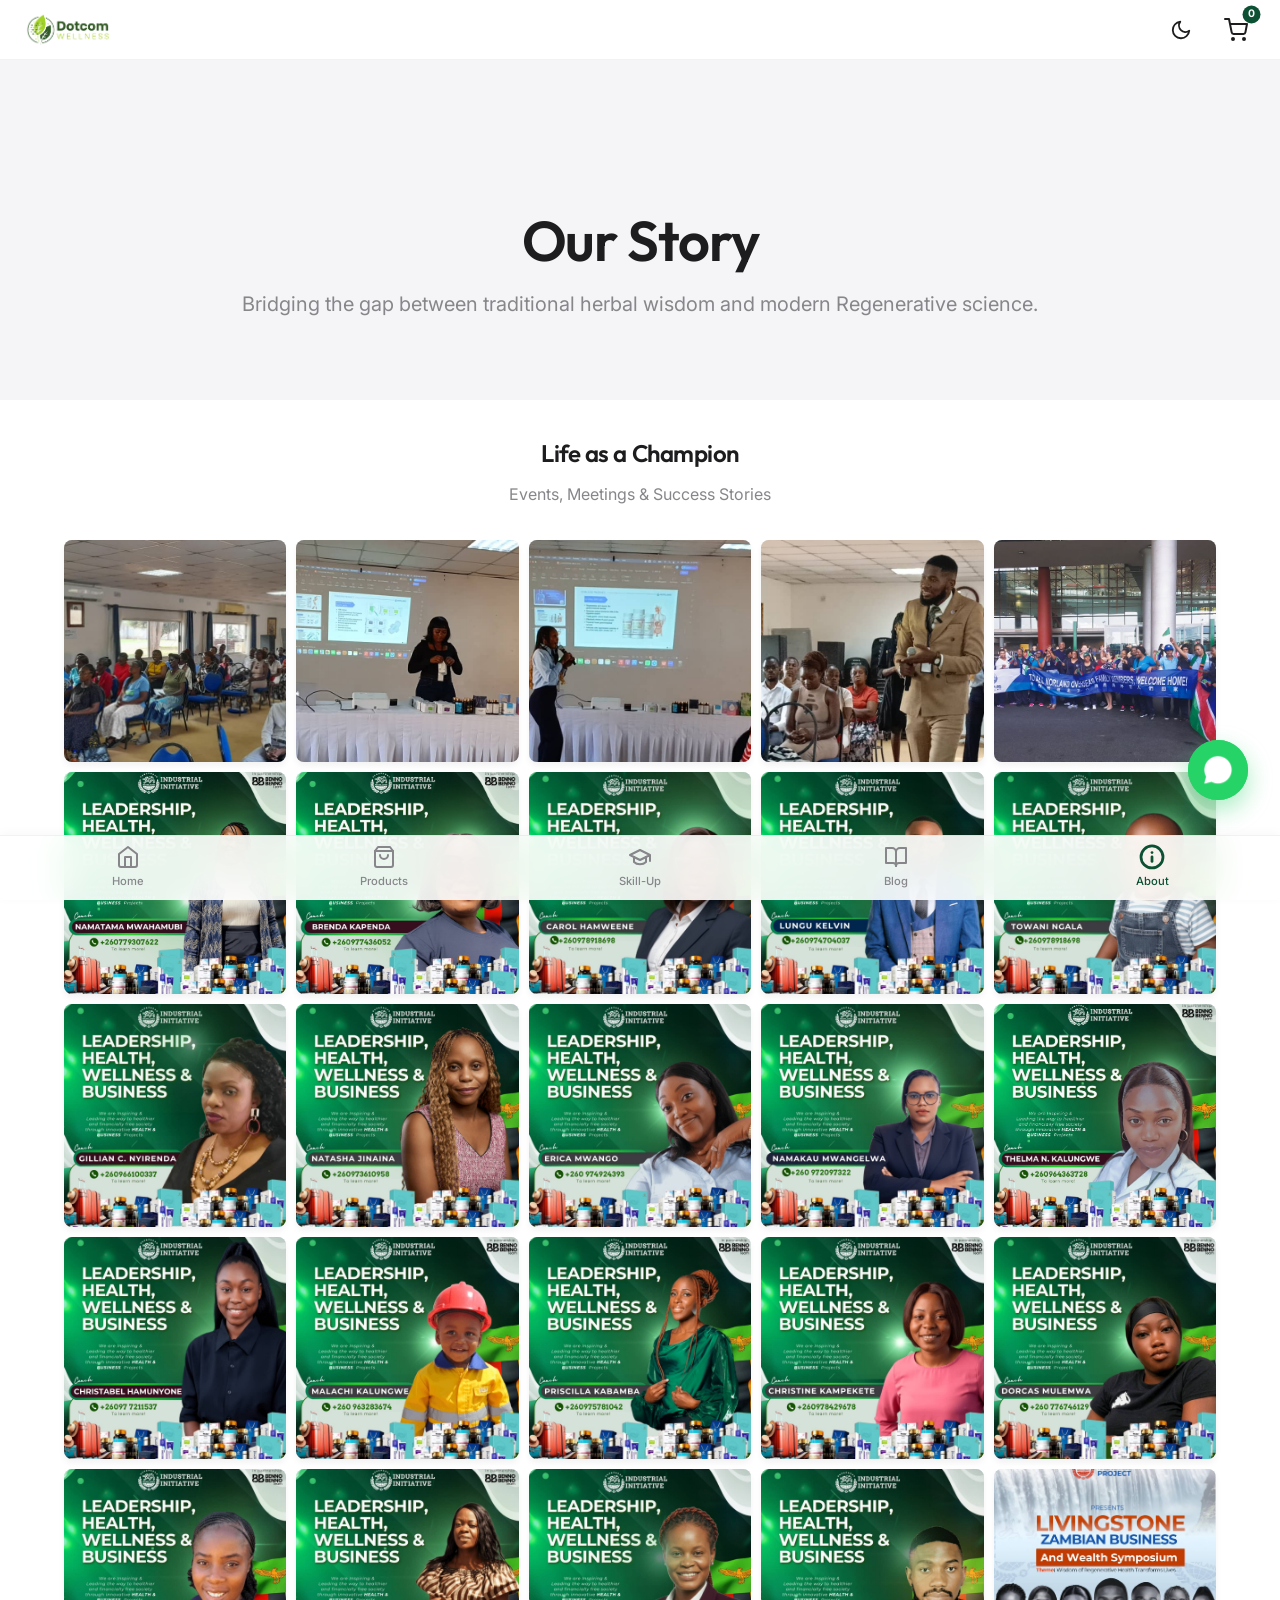
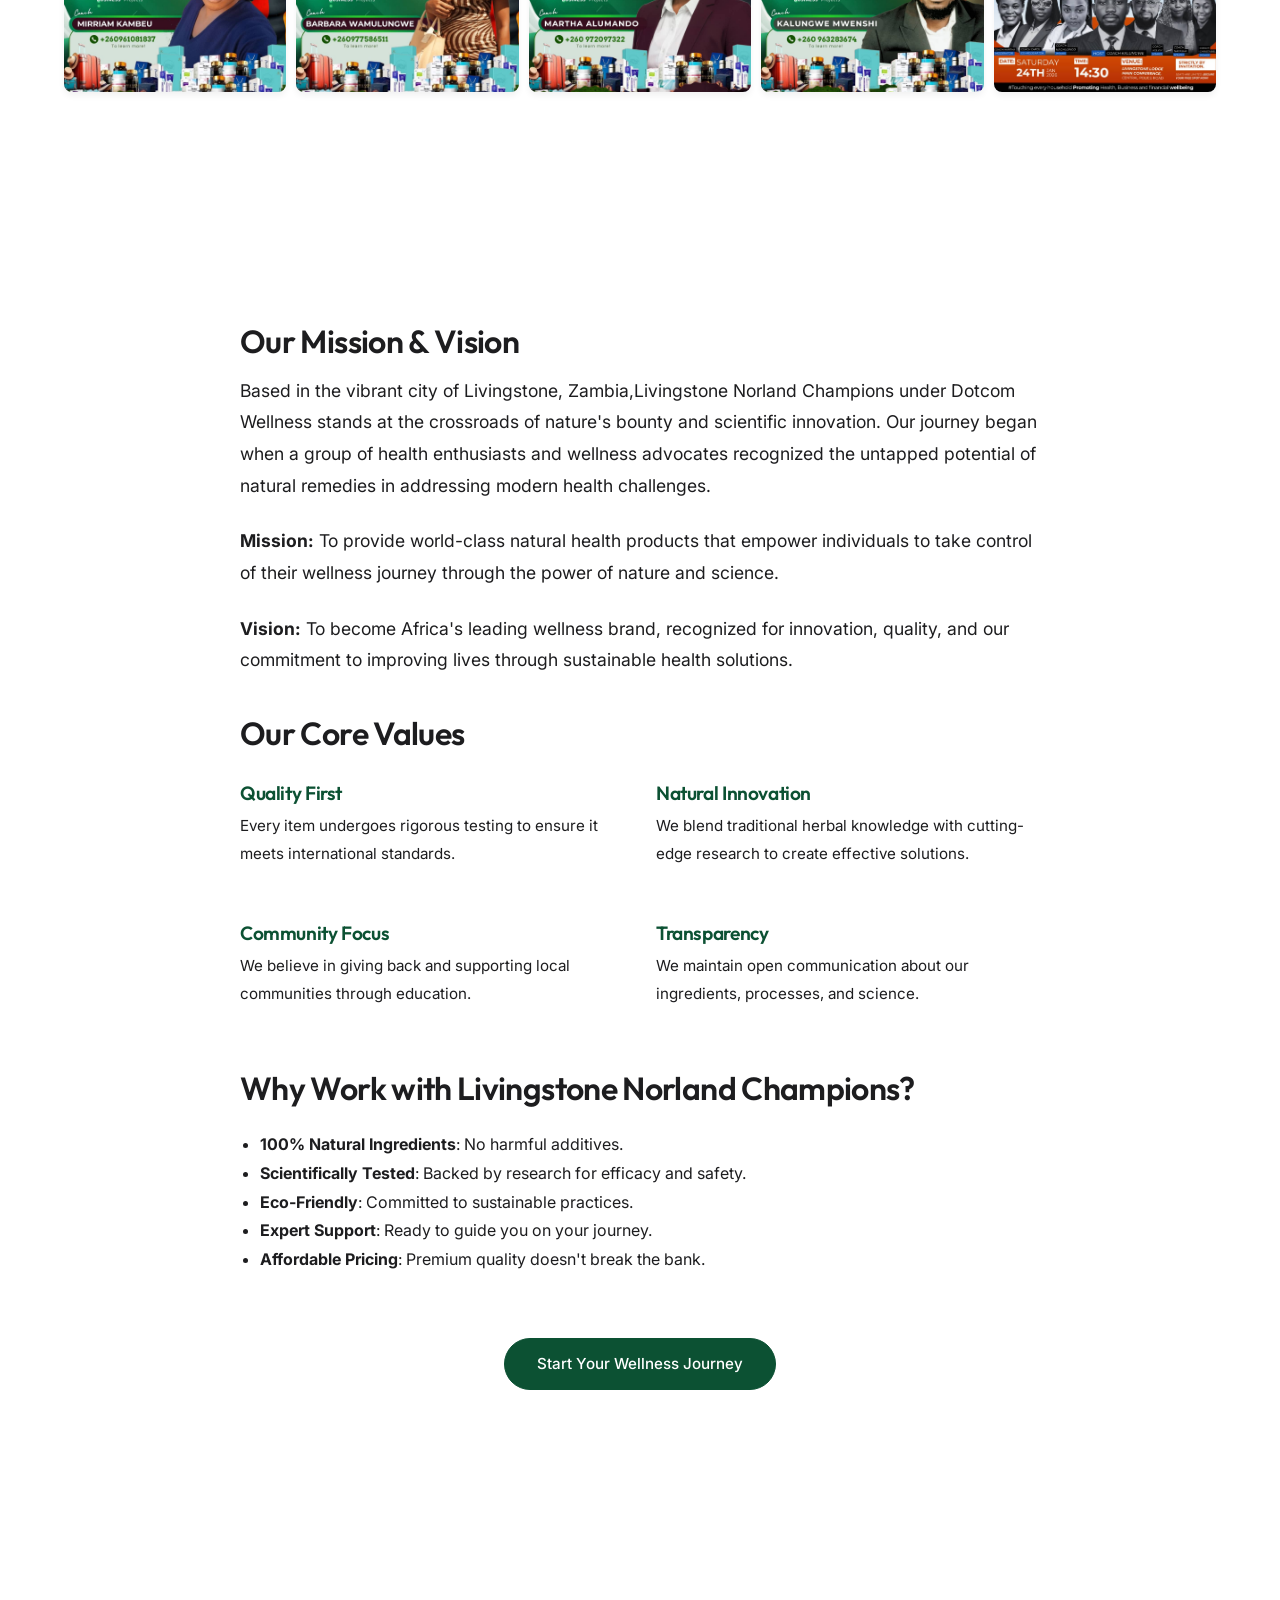
<file: about.html>
<!DOCTYPE html>
<html lang="en">

<head>
    <meta charset="UTF-8">
    <meta name="viewport" content="width=device-width, initial-scale=1.0">
    <title>About Us | Dotcom Wellness</title>
    <meta name="description" content="Dotcom Wellness: Empowering health through nature in Zambia.">
    <link rel="stylesheet" href="styles.css">
</head>

<body>
    <!-- Navbar injected here -->
    <div id="navbar-placeholder"></div>

    <main>
        <div class="page-header">
            <div class="container">
                <h1>Our Story</h1>
                <p style="font-size: 1.25rem; color: var(--text-secondary);">Bridging the gap between traditional
                    herbal wisdom and modern Regenerative science.</p>
            </div>
        </div>

        <!-- Gallery Section -->
        <style>
            .image-gallery {
                display: grid;
                grid-template-columns: repeat(5, 1fr);
                gap: 10px;
                margin-top: 2rem;
                margin-bottom: 2rem;
            }

            .gallery-item {
                aspect-ratio: 1;
                overflow: hidden;
                border-radius: 8px;
                cursor: pointer;
                background-color: #e2e8f0;
                box-shadow: 0 4px 6px rgba(0, 0, 0, 0.05);
            }

            .gallery-item img {
                width: 100%;
                height: 100%;
                object-fit: cover;
                transition: transform 0.3s ease;
            }

            .gallery-item:hover img {
                transform: scale(1.1);
            }

            /* Modal Styles */
            .gallery-modal {
                display: none;
                position: fixed;
                z-index: 9999;
                padding-top: 80px;
                left: 0;
                top: 0;
                width: 100%;
                height: 100%;
                background-color: rgba(0, 0, 0, 0.9);
                backdrop-filter: blur(5px);
            }

            .gallery-modal-content {
                margin: auto;
                display: block;
                width: 90%;
                max-width: 800px;
                border-radius: 12px;
                box-shadow: 0 10px 30px rgba(0, 0, 0, 0.5);
                animation: zoomIn 0.3s ease;
            }

            #galleryCaption {
                margin: auto;
                display: block;
                width: 90%;
                max-width: 800px;
                text-align: center;
                color: #fff;
                padding: 20px 0;
                font-size: 1.2rem;
                font-weight: 500;
            }

            .close-gallery {
                position: absolute;
                top: 20px;
                right: 30px;
                color: #fff;
                font-size: 40px;
                font-weight: bold;
                cursor: pointer;
                transition: 0.2s;
            }

            .close-gallery:hover {
                color: var(--accent-green);
            }

            @keyframes zoomIn {
                from {
                    transform: scale(0.9);
                    opacity: 0;
                }

                to {
                    transform: scale(1);
                    opacity: 1;
                }
            }
        </style>

        <section class="container" style="padding-top: 40px;">
            <h2 style="text-align: center; margin-bottom: 1rem;">Life as a Champion</h2>
            <p style="text-align: center; color: var(--text-secondary); margin-bottom: 2rem;">Events, Meetings & Success
                Stories</p>

            <div class="image-gallery">
                <!-- Row 1 -->
                <div class="gallery-item"
                    onclick="openGallery(this.querySelector('img').src, 'Recent Leadership Meeting')">
                    <img src="assets/images/herop.jpeg" alt="Gallery Image 1">
                </div>

                <div class="gallery-item"
                    onclick="openGallery(this.querySelector('img').src, 'Success Celebration')">
                    <img src="galery/imgz  2026-04-24 at 19.14.55.jpeg" alt="Gallery Image 4">
                </div>
                <div class="gallery-item"
                    onclick="openGallery(this.querySelector('img').src, 'New Member Orientation')">
                    <img src="galery/imgz  2026-04-24 at 19.14.57 (1).jpeg" alt="Gallery Image 5">
                </div>

                <!-- Row 2 -->
                <div class="gallery-item"
                    onclick="openGallery(this.querySelector('img').src, 'Community Outreach')">
                    <img src="galery/imgz  2026-04-24 at 19.14.58.jpeg" alt="Gallery Image 6">
                </div>
                <div class="gallery-item"
                    onclick="openGallery(this.querySelector('img').src, 'Health Seminar')">
                    <img src="galery/imgz  2026-04-25 at 16.05.16.jpeg" alt="Gallery Image 7">
                </div>
                <div class="gallery-item"
                    onclick="openGallery(this.querySelector('img').src, 'Product Training Session')">
                    <img src="galery/imgz  2026-04-01 at 09.00.00.jpeg" alt="Gallery Image 2">
                </div>
                <div class="gallery-item"
                    onclick="openGallery(this.querySelector('img').src, 'Team Building Retreat')">
                    <img src="galery/imgz  2026-04-01 at 09.00.02.jpeg" alt="Gallery Image 3">
                </div>
                <div class="gallery-item"
                    onclick="openGallery(this.querySelector('img').src, 'Award Ceremony')">
                    <img src="galery/imgz  2026-04-25 at 18.00.43.jpeg" alt="Gallery Image 8">
                </div>
                <div class="gallery-item"
                    onclick="openGallery(this.querySelector('img').src, 'VIP Dinner')">
                    <img src="galery/imgz  2026-04-25 at 18.00.44 (1).jpeg" alt="Gallery Image 9">
                </div>
                <div class="gallery-item"
                    onclick="openGallery(this.querySelector('img').src, 'Business Strategy Session')">
                    <img src="galery/imgz  2026-04-25 at 18.00.44.jpeg" alt="Gallery Image 10">
                </div>

                <!-- Row 3 -->
                <div class="gallery-item"
                    onclick="openGallery(this.querySelector('img').src, 'Morning Wellness Walk')">
                    <img src="galery/imgz  2026-04-25 at 18.00.45 (1).jpeg" alt="Gallery Image 11">
                </div>
                <div class="gallery-item"
                    onclick="openGallery(this.querySelector('img').src, 'Product Delivery')">
                    <img src="galery/imgz  2026-04-25 at 18.00.45 (2).jpeg" alt="Gallery Image 12">
                </div>
                <div class="gallery-item"
                    onclick="openGallery(this.querySelector('img').src, 'One-on-One Coaching')">
                    <img src="galery/imgz  2026-04-25 at 18.00.45.jpeg" alt="Gallery Image 13">
                </div>
                <div class="gallery-item"
                    onclick="openGallery(this.querySelector('img').src, 'Hotel Event')">
                    <img src="galery/imgz  2026-04-25 at 18.00.46 (1).jpeg" alt="Gallery Image 14">
                </div>
                <div class="gallery-item"
                    onclick="openGallery(this.querySelector('img').src, 'Home Tea Party')">
                    <img src="galery/imgz  2026-04-25 at 18.00.46 (2).jpeg" alt="Gallery Image 15">
                </div>

                <!-- Row 4 -->
                <div class="gallery-item"
                    onclick="openGallery(this.querySelector('img').src, 'Regional Conference')">
                    <img src="galery/imgz  2026-04-25 at 18.00.46.jpeg" alt="Gallery Image 16">
                </div>
                <div class="gallery-item"
                    onclick="openGallery(this.querySelector('img').src, 'Zoom Training')">
                    <img src="galery/imgz  2026-04-25 at 18.00.47 (1).jpeg" alt="Gallery Image 17">
                </div>
                <div class="gallery-item"
                    onclick="openGallery(this.querySelector('img').src, 'Rank Advancement')">
                    <img src="galery/imgz  2026-04-25 at 18.00.47.jpeg" alt="Gallery Image 18">
                </div>
                <div class="gallery-item"
                    onclick="openGallery(this.querySelector('img').src, 'Car Award')">
                    <img src="galery/imgz  2026-04-25 at 18.00.48 (1).jpeg" alt="Gallery Image 19">
                </div>
                <div class="gallery-item"
                    onclick="openGallery(this.querySelector('img').src, 'Global Travel')">
                    <img src="galery/imgz  2026-04-25 at 18.00.48.jpeg" alt="Gallery Image 20">
                </div>

                <!-- Row 5 -->
                <div class="gallery-item"
                    onclick="openGallery(this.querySelector('img').src, 'Regional Conference')">
                    <img src="galery/imgz  2026-04-25 at 18.00.49 (1).jpeg" alt="Gallery Image 16">
                </div>
                <div class="gallery-item"
                    onclick="openGallery(this.querySelector('img').src, 'Zoom Training')">
                    <img src="galery/imgz  2026-04-25 at 18.00.49.jpeg" alt="Gallery Image 17">
                </div>
                <div class="gallery-item"
                    onclick="openGallery(this.querySelector('img').src, 'Rank Advancement')">
                    <img src="galery/newim.jpeg" alt="Gallery Image 18">
                </div>
                <div class="gallery-item"
                    onclick="openGallery(this.querySelector('img').src, 'Car Award')">
                    <img src="galery/newim2.jpeg" alt="Gallery Image 19">
                </div>
                <div class="gallery-item"
                    onclick="openGallery(this.querySelector('img').src, 'Global Travel')">
                    <img src="galery/imgz  2026-04-25 at 18.00.50.jpeg" alt="Gallery Image 20">
                </div>
            </div>
        </section>

        <!-- Gallery Modal -->
        <div id="galleryModal" class="gallery-modal">
            <span class="close-gallery" onclick="closeGallery()">&times;</span>
            <img class="gallery-modal-content" id="galleryImg">
            <div id="galleryCaption"></div>
        </div>

        <script>
            function openGallery(imgSrc, caption) {
                var modal = document.getElementById("galleryModal");
                var modalImg = document.getElementById("galleryImg");
                var captionText = document.getElementById("galleryCaption");

                modal.style.display = "block";
                modalImg.src = imgSrc;
                captionText.innerHTML = caption;

                // Prevent scrolling on body
                document.body.style.overflow = "hidden";
            }

            function closeGallery() {
                var modal = document.getElementById("galleryModal");
                modal.style.display = "none";

                // Restore scrolling
                document.body.style.overflow = "auto";
            }

            // Close modal when clicking outside the image
            window.onclick = function (event) {
                var modal = document.getElementById("galleryModal");
                if (event.target == modal) {
                    closeGallery();
                }
            }
        </script>

        <section class="section">
            <div class="content-wrapper">
                <h2>Our Mission & Vision</h2>
                <p>Based in the vibrant city of Livingstone, Zambia,Livingstone Norland Champions under Dotcom Wellness stands at the crossroads of
                    nature's bounty and scientific innovation. Our journey began when a group of health enthusiasts and
                    wellness advocates recognized the untapped potential of natural remedies in addressing modern health
                    challenges.</p>
                <p><strong>Mission:</strong> To provide world-class natural health products that empower individuals to
                    take control of their wellness journey through the power of nature and science.</p>
                <p><strong>Vision:</strong> To become Africa's leading wellness brand, recognized for innovation,
                    quality, and our commitment to improving lives through sustainable health solutions.</p>

                <h2>Our Core Values</h2>
                <div style="display: grid; grid-template-columns: 1fr 1fr; gap: 2rem; margin-top: 2rem;">
                    <div>
                        <h3 style="font-size: 1.2rem; margin-bottom: 0.5rem; color: var(--accent-green);">Quality First
                        </h3>
                        <p style="font-size: 0.95rem;">Every item undergoes rigorous testing to ensure it meets
                            international standards.</p>
                    </div>
                    <div>
                        <h3 style="font-size: 1.2rem; margin-bottom: 0.5rem; color: var(--accent-green);">Natural
                            Innovation</h3>
                        <p style="font-size: 0.95rem;">We blend traditional herbal knowledge with cutting-edge research
                            to create effective solutions.</p>
                    </div>
                    <div>
                        <h3 style="font-size: 1.2rem; margin-bottom: 0.5rem; color: var(--accent-green);">Community
                            Focus</h3>
                        <p style="font-size: 0.95rem;">We believe in giving back and supporting local communities
                            through education.</p>
                    </div>
                    <div>
                        <h3 style="font-size: 1.2rem; margin-bottom: 0.5rem; color: var(--accent-green);">Transparency
                        </h3>
                        <p style="font-size: 0.95rem;">We maintain open communication about our ingredients, processes,
                            and science.</p>
                    </div>
                </div>

                <h2>Why Work with Livingstone Norland Champions?</h2>
                <ul style="margin-top: 1.5rem; list-style-type: disc; padding-left: 20px; line-height: 1.8;">
                    <li><strong>100% Natural Ingredients</strong>: No harmful additives.</li>
                    <li><strong>Scientifically Tested</strong>: Backed by research for efficacy and safety.</li>
                    <li><strong>Eco-Friendly</strong>: Committed to sustainable practices.</li>
                    <li><strong>Expert Support</strong>: Ready to guide you on your journey.</li>
                    <li><strong>Affordable Pricing</strong>: Premium quality doesn't break the bank.</li>
                </ul>

                <div style="margin-top: 4rem; text-align: center;">
                    <a href="index.html#products" class="btn btn-primary">Start Your Wellness Journey</a>
                </div>
            </div>
        </section>
    </main>

    <!-- Footer injected here -->
    <div id="footer-placeholder"></div>

    <script src="components.js"></script>
</body>

</html>
</file>
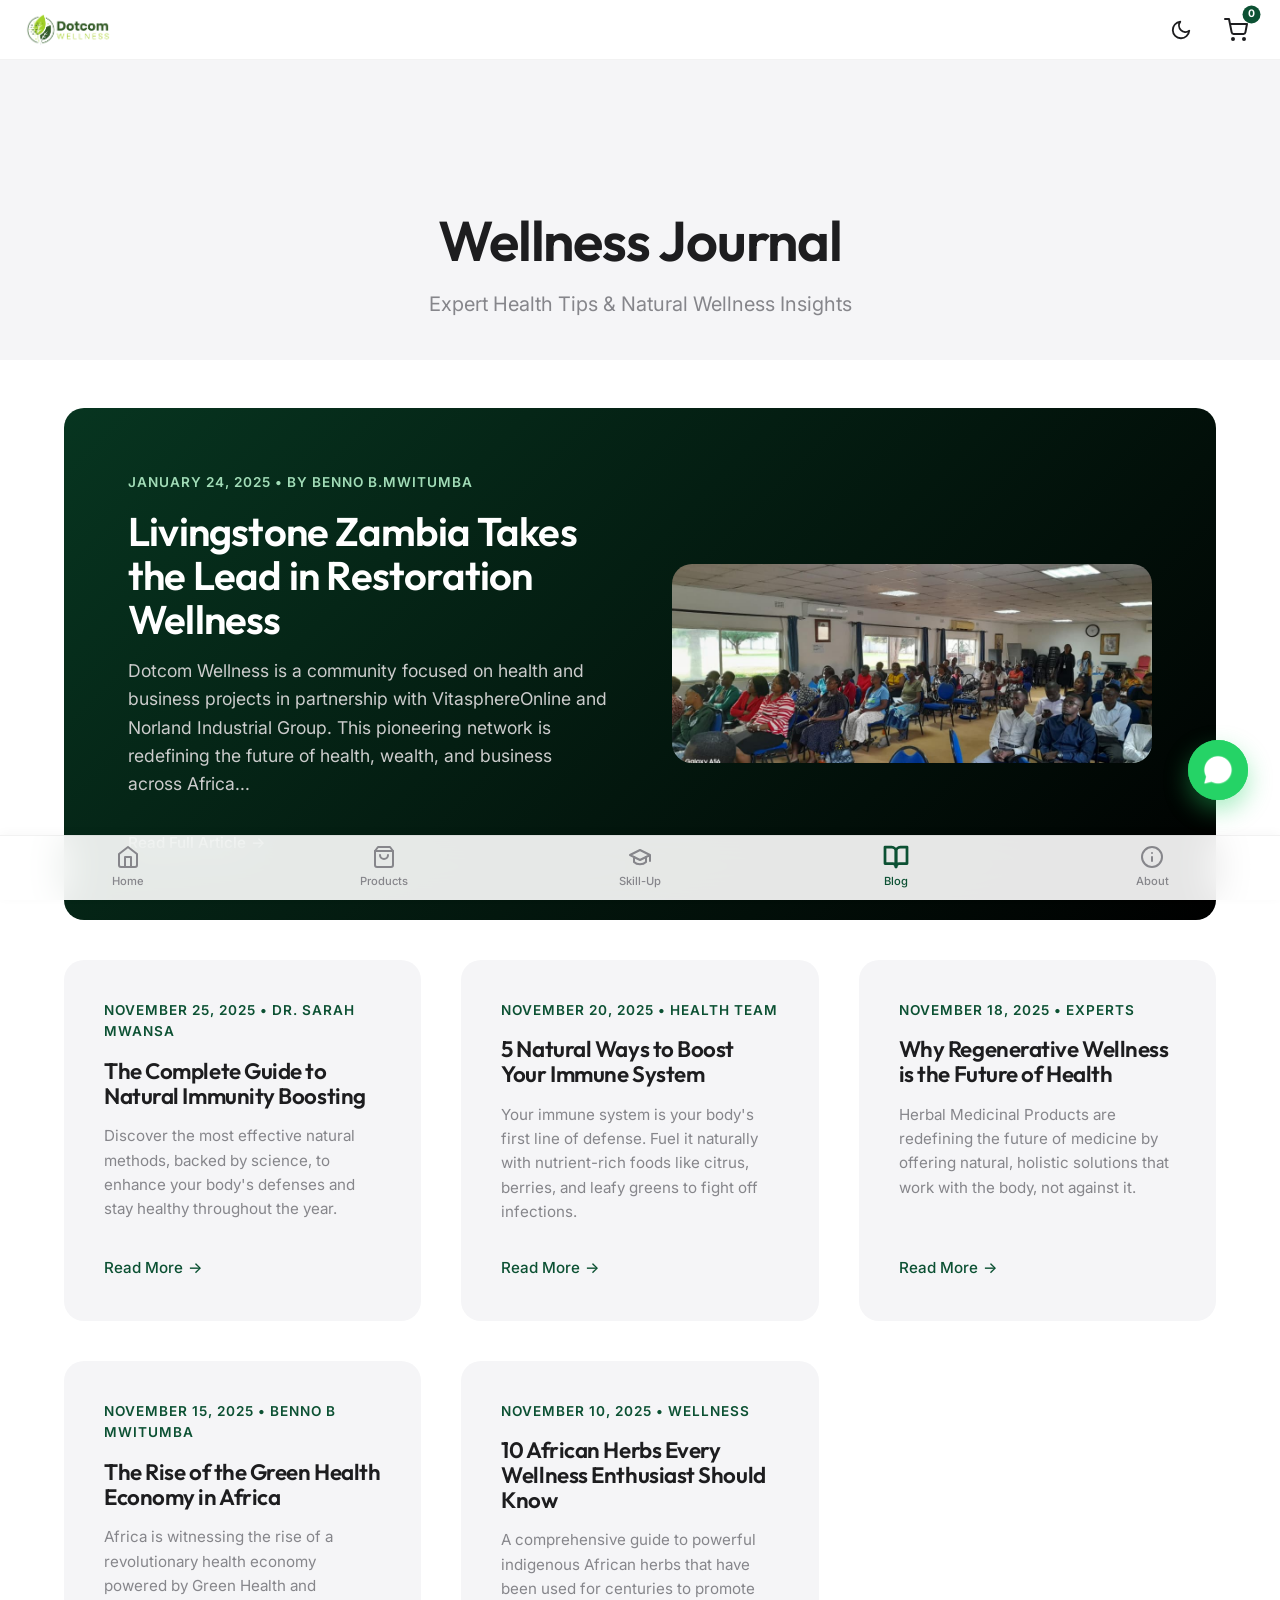
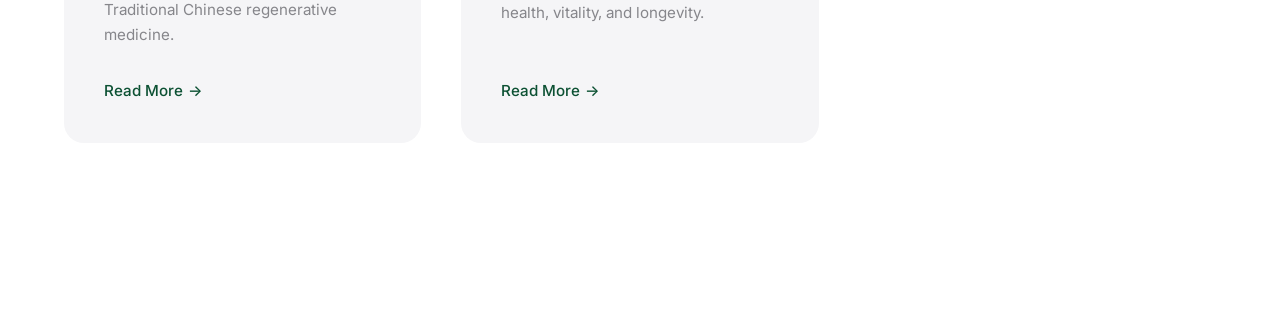
<file: blog.html>
<!DOCTYPE html>
<html lang="en">

<head>
    <meta charset="UTF-8">
    <meta name="viewport" content="width=device-width, initial-scale=1.0">
    <title>Blog | Dotcom Wellness</title>
    <meta name="description" content="Expert Health Tips & Natural Wellness Insights">
    <link rel="stylesheet" href="styles.css">
    <style>
        .blog-grid {
            display: grid;
            grid-template-columns: repeat(auto-fill, minmax(350px, 1fr));
            gap: 2.5rem;
            margin-top: 3rem;
        }

        .blog-card {
            background: var(--bg-secondary);
            border-radius: 20px;
            padding: 2.5rem;
            transition: all 0.3s ease;
            display: flex;
            flex-direction: column;
        }

        .blog-card:hover {
            background: #fff;
            box-shadow: 0 15px 35px rgba(0, 0, 0, 0.05);
            transform: translateY(-5px);
        }

        .blog-date {
            color: var(--accent-green);
            font-size: 0.85rem;
            font-weight: 600;
            margin-bottom: 1rem;
            text-transform: uppercase;
            letter-spacing: 1px;
        }

        .blog-card h3 {
            font-size: 1.4rem;
            margin-bottom: 1rem;
            color: var(--text-primary);
        }

        .blog-card p {
            color: var(--text-secondary);
            font-size: 0.95rem;
            margin-bottom: 2rem;
            flex-grow: 1;
        }

        .blog-link {
            color: var(--accent-green);
            font-weight: 500;
            font-size: 0.95rem;
            display: inline-flex;
            align-items: center;
        }

        .blog-link span {
            margin-left: 5px;
            transition: transform 0.2s ease;
        }

        .blog-card:hover .blog-link span {
            transform: translateX(5px);
        }

        .featured-post {
            grid-column: 1 / -1;
            display: grid;
            grid-template-columns: 1fr 1fr;
            gap: 4rem;
            align-items: center;
            background: linear-gradient(135deg, var(--accent-green-dark), #000);
            color: #fff;
            padding: 4rem;
        }

        .featured-post:hover {
            transform: none;
            box-shadow: none;
            background: linear-gradient(135deg, #000, var(--accent-green-dark));
        }

        .featured-post h3 {
            color: #fff;
            font-size: 2.5rem;
        }

        .featured-post .blog-date {
            color: #a1dcb7;
        }

        .featured-post p {
            color: #ccc;
            font-size: 1.1rem;
        }

        @media (max-width: 768px) {
            .featured-post {
                grid-template-columns: 1fr;
                padding: 2.5rem;
            }

            .featured-post h3 {
                font-size: 2rem;
            }
        }
    </style>
</head>

<body>
    <!-- Navbar injected here -->
    <div id="navbar-placeholder"></div>

    <main>
        <div class="page-header" style="padding-bottom: 40px;">
            <div class="container">
                <h1>Wellness Journal</h1>
                <p style="font-size: 1.25rem; color: var(--text-secondary);">Expert Health Tips & Natural Wellness
                    Insights</p>
            </div>
        </div>

        <section class="section" style="padding-top: 0;">
            <div class="container">
                <div class="blog-grid">

                    <!-- Featured Post -->
                    <div class="blog-card featured-post">
                        <div>
                            <div class="blog-date">January 24, 2025 • By Benno B.Mwitumba</div>
                            <h3>Livingstone Zambia Takes the Lead in Restoration Wellness</h3>
                            <p>Dotcom Wellness is a community focused on health and business projects in partnership
                                with VitasphereOnline and Norland Industrial Group. This pioneering network is
                                redefining the future of health, wealth, and business across Africa...</p>
                            <a href="post.html#restoration-wellness" class="blog-link" style="color: #fff;">Read Full
                                Article
                                <span>→</span></a>
                        </div>
                        <img src="assets/images/herop.jpeg" alt="Featured"
                            style="width: 100%; border-radius: 20px; object-fit: cover;">
                    </div>

                    <!-- Post -->
                    <div class="blog-card">
                        <div class="blog-date">November 25, 2025 • Dr. Sarah Mwansa</div>
                        <h3>The Complete Guide to Natural Immunity Boosting</h3>
                        <p>Discover the most effective natural methods, backed by science, to enhance your body's
                            defenses and stay healthy throughout the year.</p>
                        <a href="post.html#immunity-guide" class="blog-link">Read More <span>→</span></a>
                    </div>

                    <!-- Post -->
                    <div class="blog-card">
                        <div class="blog-date">November 20, 2025 • Health Team</div>
                        <h3>5 Natural Ways to Boost Your Immune System</h3>
                        <p>Your immune system is your body's first line of defense. Fuel it naturally with nutrient-rich
                            foods like citrus, berries, and leafy greens to fight off infections.</p>
                        <a href="post.html#5-natural-ways" class="blog-link">Read More <span>→</span></a>
                    </div>

                    <!-- Post -->
                    <div class="blog-card">
                        <div class="blog-date">November 18, 2025 • Experts</div>
                        <h3>Why Regenerative Wellness is the Future of Health</h3>
                        <p>Herbal Medicinal Products are redefining the future of medicine by offering natural, holistic
                            solutions that work with the body, not against it.</p>
                        <a href="post.html#herbal-future" class="blog-link">Read More <span>→</span></a>
                    </div>

                    <!-- Post -->
                    <div class="blog-card">
                        <div class="blog-date">November 15, 2025 • Benno B Mwitumba</div>
                        <h3>The Rise of the Green Health Economy in Africa</h3>
                        <p>Africa is witnessing the rise of a revolutionary health economy powered by Green Health and
                            Traditional Chinese regenerative medicine.</p>
                        <a href="post.html#green-economy" class="blog-link">Read More <span>→</span></a>
                    </div>

                    <!-- Post -->
                    <div class="blog-card">
                        <div class="blog-date">November 10, 2025 • Wellness</div>
                        <h3>10 African Herbs Every Wellness Enthusiast Should Know</h3>
                        <p>A comprehensive guide to powerful indigenous African herbs that have been used for centuries
                            to promote health, vitality, and longevity.</p>
                        <a href="post.html#african-herbs" class="blog-link">Read More <span>→</span></a>
                    </div>

                </div>
            </div>
        </section>
    </main>

    <!-- Footer injected here -->
    <div id="footer-placeholder"></div>

    <script src="components.js"></script>
</body>

</html>
</file>
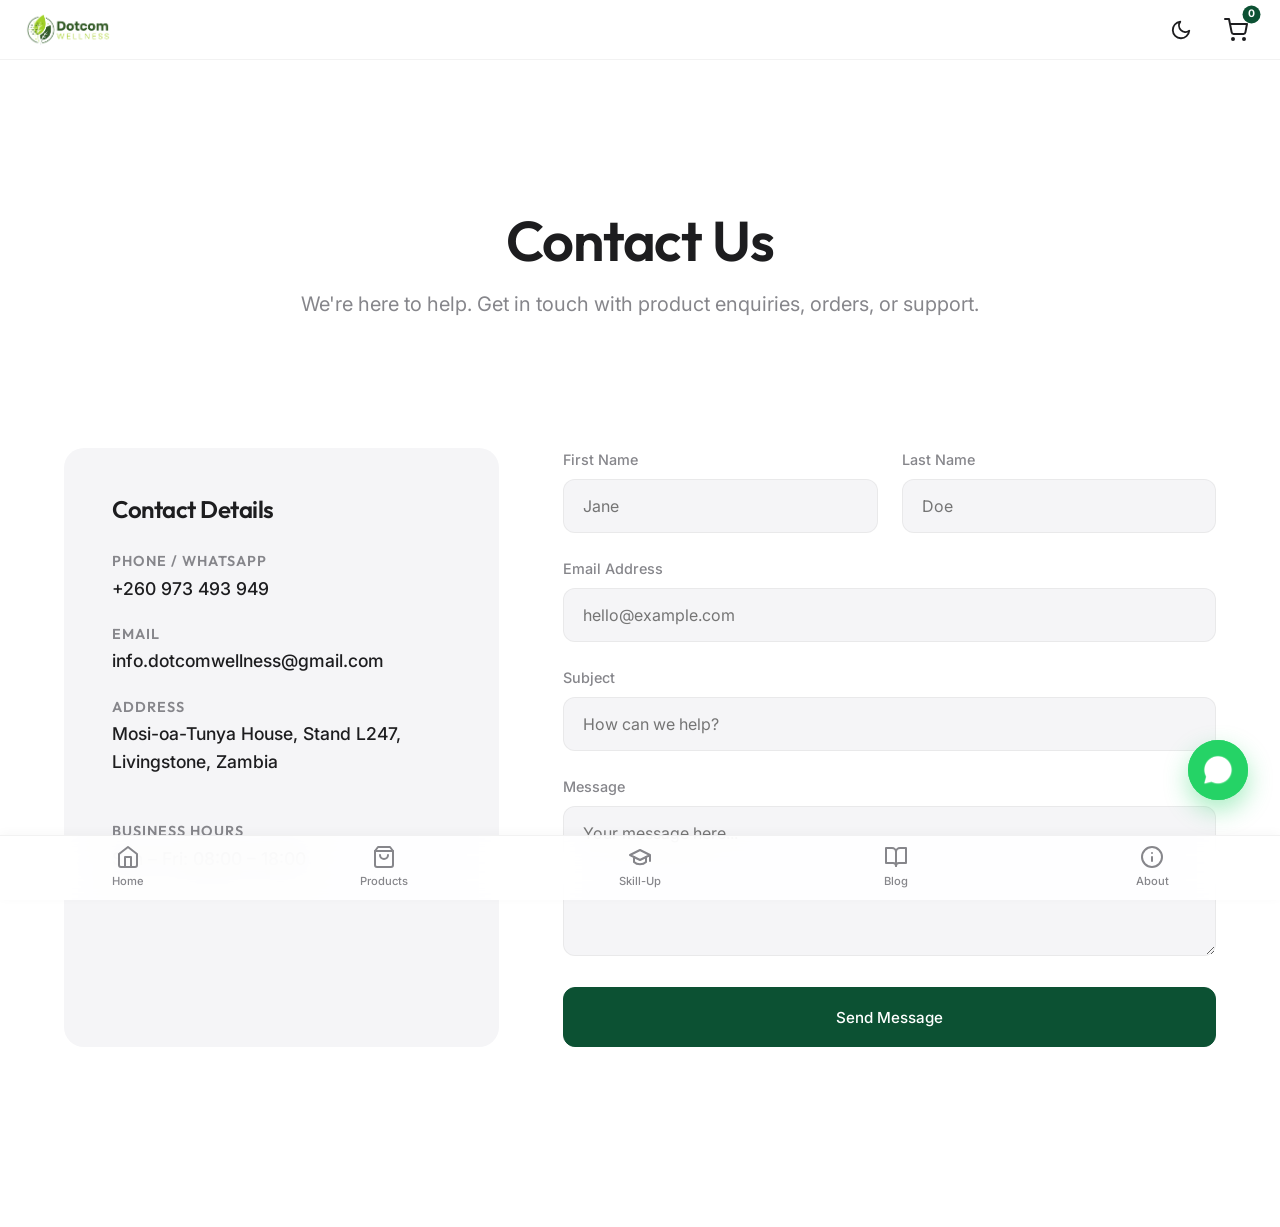
<file: contact.html>
<!DOCTYPE html>
<html lang="en">
<head>
    <meta charset="UTF-8">
    <meta name="viewport" content="width=device-width, initial-scale=1.0">
    <title>Contact Us | Dotcom Wellness</title>
    <meta name="description" content="Get in touch with product enquiries, orders or support.">
    <link rel="stylesheet" href="styles.css">
    <style>
        .contact-layout {
            display: grid;
            grid-template-columns: 1fr 1.5fr;
            gap: 4rem;
            margin-top: 3rem;
        }
        .contact-info {
            background-color: var(--bg-secondary);
            padding: 3rem;
            border-radius: 20px;
        }
        .contact-info h3 {
            margin-bottom: 2rem;
            font-size: 1.5rem;
        }
        .info-item {
            margin-bottom: 1.5rem;
        }
        .info-item h4 {
            font-size: 0.9rem;
            color: var(--text-secondary);
            margin-bottom: 0.3rem;
            text-transform: uppercase;
            letter-spacing: 1px;
        }
        .info-item p, .info-item a {
            font-size: 1.1rem;
            color: var(--text-primary);
            font-weight: 500;
        }
        .contact-form {
            background: #fff;
        }
        .form-group {
            margin-bottom: 1.5rem;
        }
        .form-group label {
            display: block;
            margin-bottom: 0.5rem;
            font-weight: 500;
            font-size: 0.9rem;
            color: var(--text-secondary);
        }
        .form-control {
            width: 100%;
            padding: 1rem 1.2rem;
            border: 1px solid var(--border-color);
            border-radius: 12px;
            font-family: inherit;
            font-size: 1rem;
            background-color: var(--bg-secondary);
            transition: all 0.3s ease;
        }
        .form-control:focus {
            outline: none;
            border-color: var(--accent-green);
            background-color: #fff;
            box-shadow: 0 0 0 3px rgba(12, 81, 51, 0.1);
        }
        textarea.form-control {
            min-height: 150px;
            resize: vertical;
        }
        @media (max-width: 768px) {
            .contact-layout { grid-template-columns: 1fr; gap: 2rem; }
        }
    </style>
</head>
<body>
    <!-- Navbar injected here -->
    <div id="navbar-placeholder"></div>

    <main>
        <div class="page-header" style="background-color: transparent;">
            <div class="container">
                <h1>Contact Us</h1>
                <p style="font-size: 1.25rem; color: var(--text-secondary);">We're here to help. Get in touch with product enquiries, orders, or support.</p>
            </div>
        </div>

        <section class="section" style="padding-top: 0;">
            <div class="container">
                <div class="contact-layout">
                    <!-- Info Panel -->
                    <div class="contact-info">
                        <h3>Contact Details</h3>
                        <div class="info-item">
                            <h4>Phone / WhatsApp</h4>
                            <a href="tel:+260973493949">+260 973 493 949</a>
                        </div>
                        <div class="info-item">
                            <h4>Email</h4>
                            <a href="mailto:info.dotcomwellness@gmail.com">info.dotcomwellness@gmail.com</a>
                        </div>
                        <div class="info-item">
                            <h4>Address</h4>
                            <p>Mosi-oa-Tunya House, Stand L247,<br>Livingstone, Zambia</p>
                        </div>
                        <div class="info-item" style="margin-top: 3rem;">
                            <h4>Business Hours</h4>
                            <p>Sun – Fri: 08:00 – 18:00</p>
                        </div>
                    </div>

                    <!-- Form Panel -->
                    <div class="contact-form">
                        <form action="#" method="POST" onsubmit="event.preventDefault(); alert('Thank you for reaching out! We will get back to you shortly.');">
                            <div style="display: grid; grid-template-columns: 1fr 1fr; gap: 1.5rem;">
                                <div class="form-group">
                                    <label for="firstName">First Name</label>
                                    <input type="text" id="firstName" class="form-control" placeholder="Jane" required>
                                </div>
                                <div class="form-group">
                                    <label for="lastName">Last Name</label>
                                    <input type="text" id="lastName" class="form-control" placeholder="Doe" required>
                                </div>
                            </div>
                            <div class="form-group">
                                <label for="email">Email Address</label>
                                <input type="email" id="email" class="form-control" placeholder="hello@example.com" required>
                            </div>
                            <div class="form-group">
                                <label for="subject">Subject</label>
                                <input type="text" id="subject" class="form-control" placeholder="How can we help?" required>
                            </div>
                            <div class="form-group">
                                <label for="message">Message</label>
                                <textarea id="message" class="form-control" placeholder="Your message here..." required></textarea>
                            </div>
                            <button type="submit" class="btn btn-primary" style="width: 100%; border-radius: 12px; padding: 1.2rem;">Send Message</button>
                        </form>
                    </div>
                </div>
            </div>
        </section>
    </main>

    <!-- Footer injected here -->
    <div id="footer-placeholder"></div>

    <script src="components.js"></script>
</body>
</html>
</file>
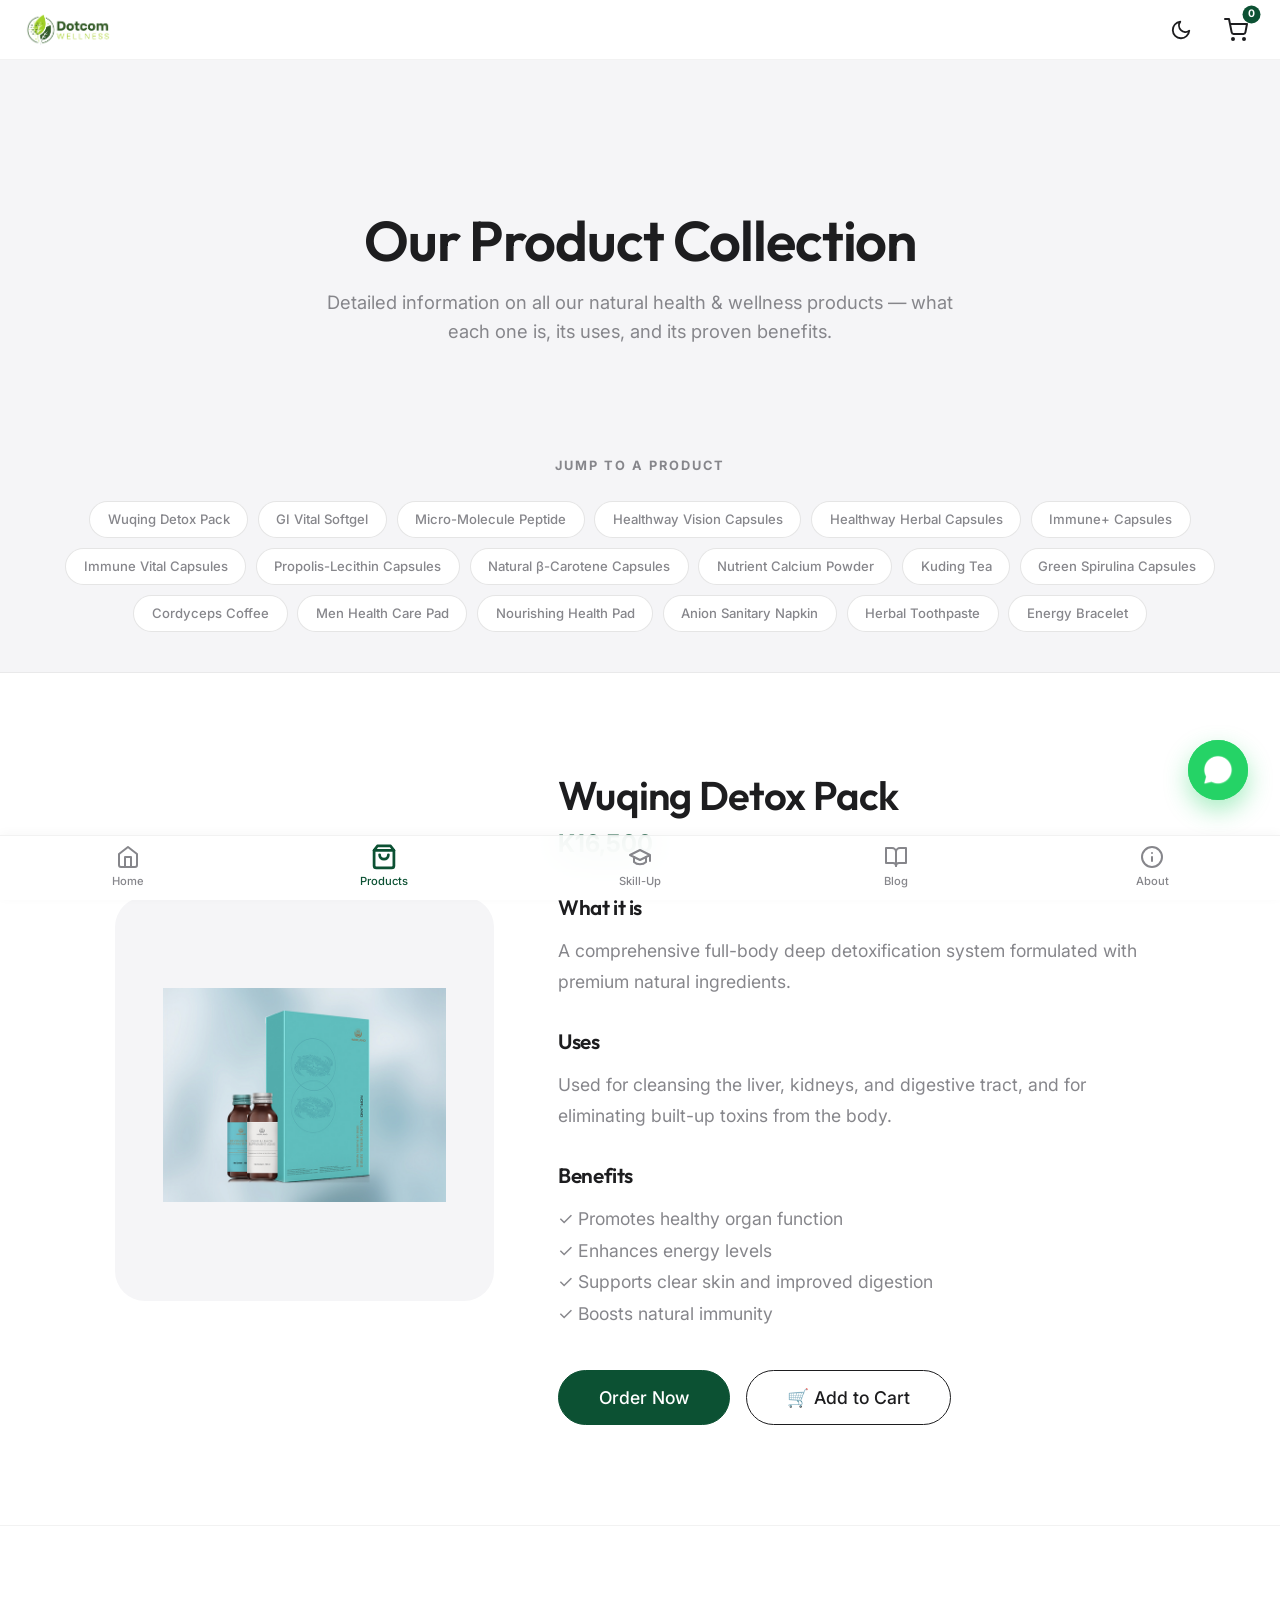
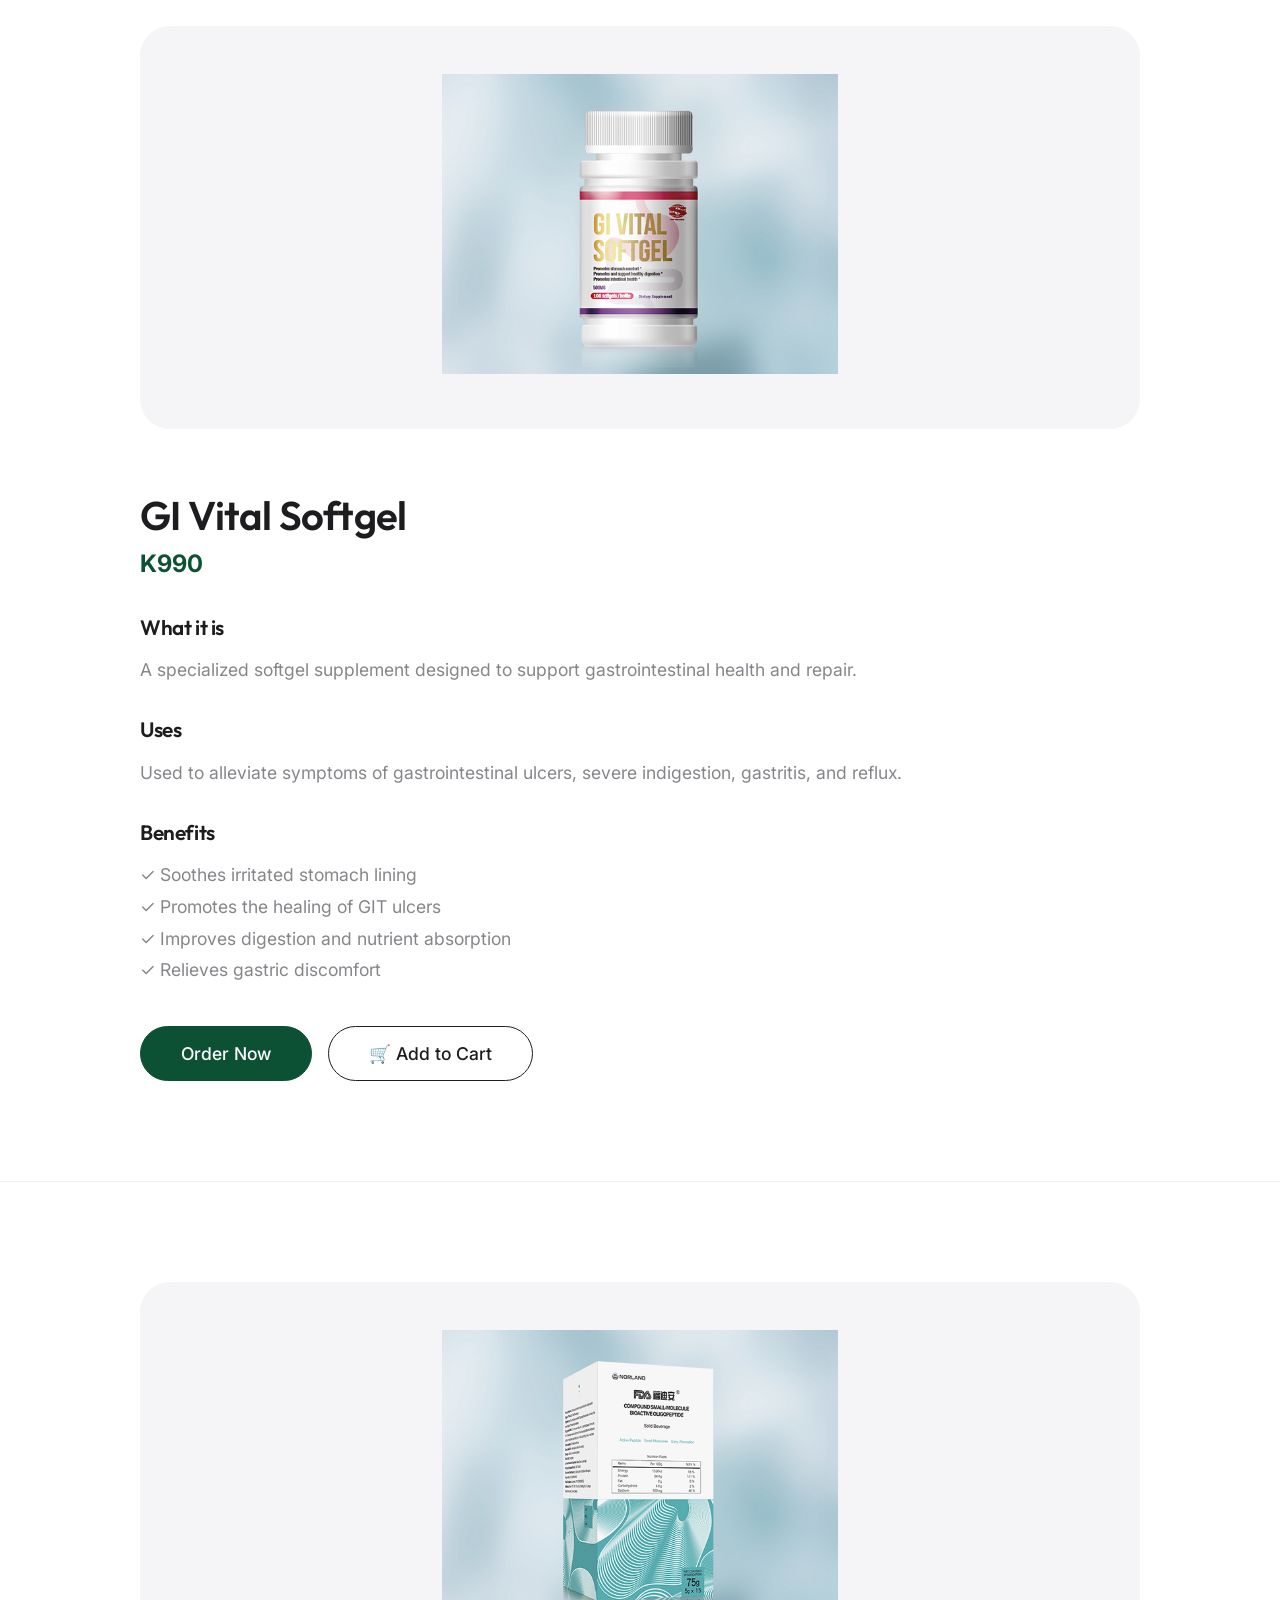
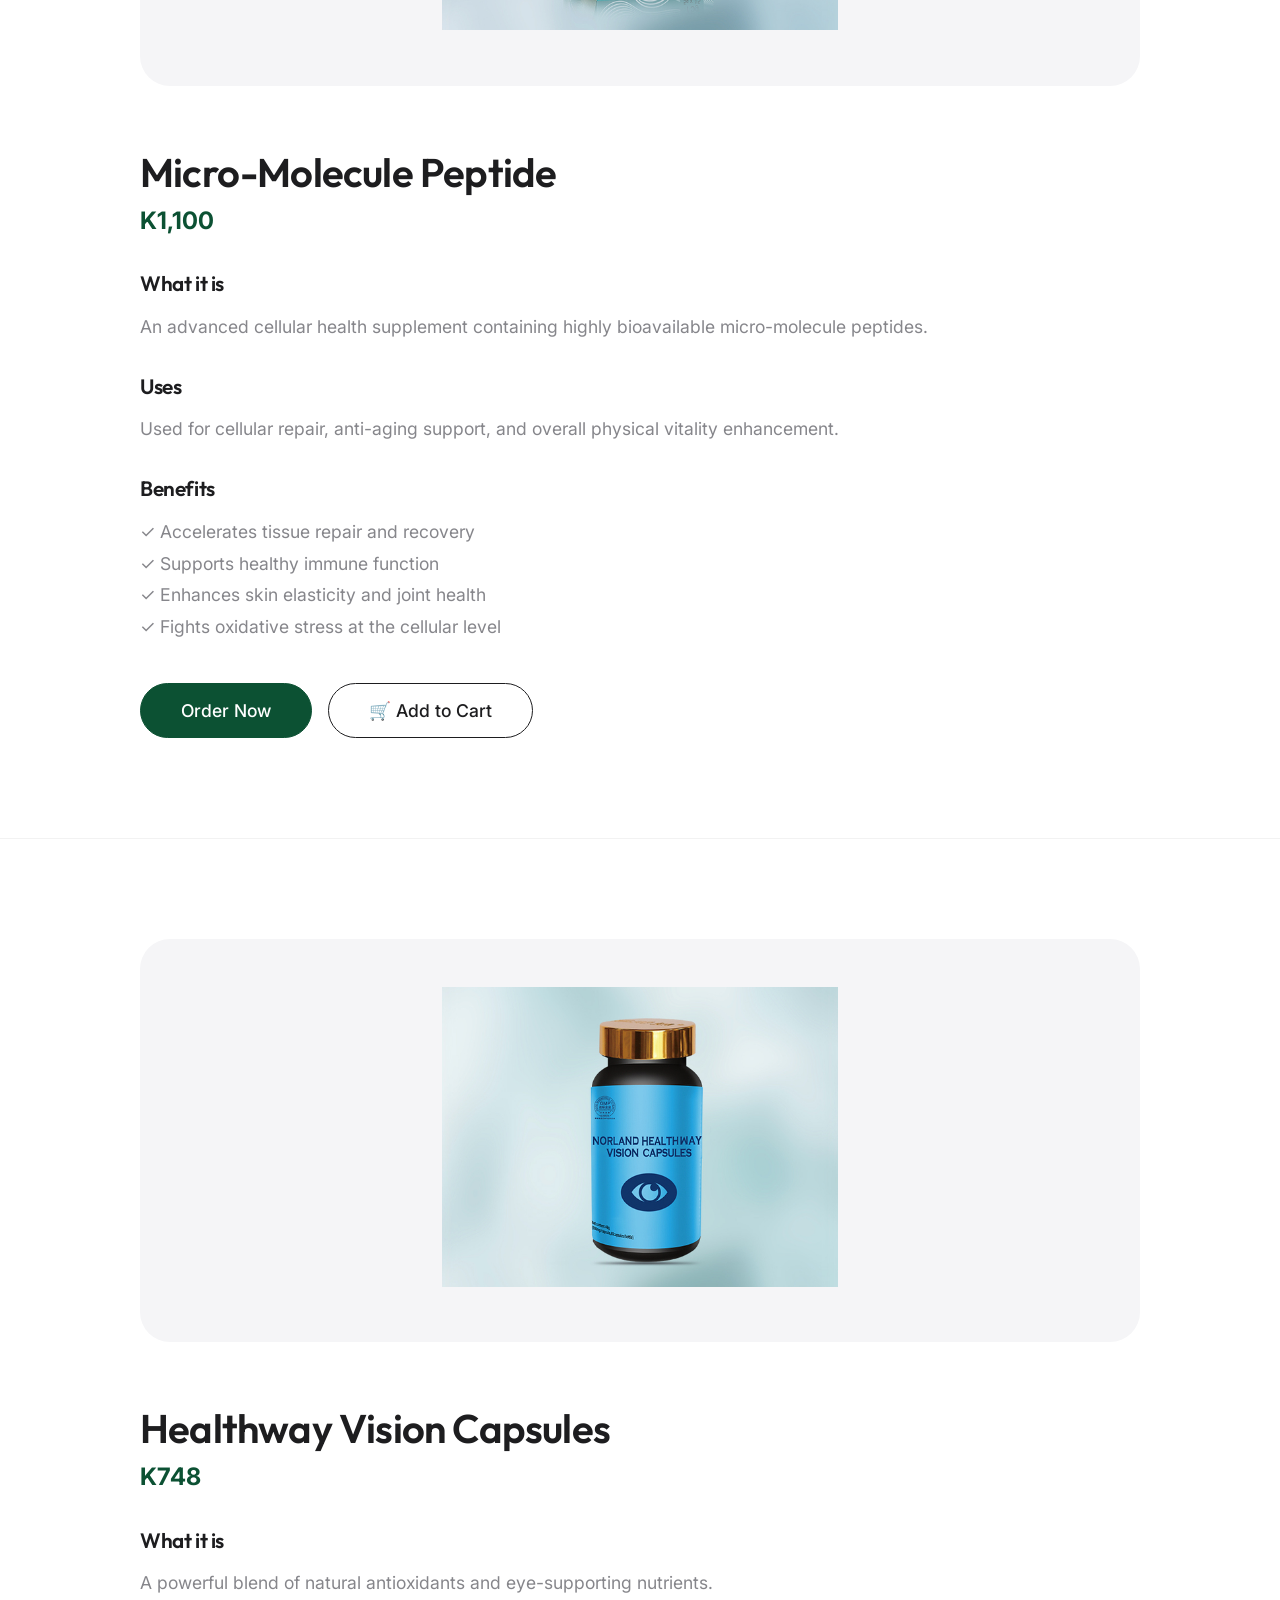
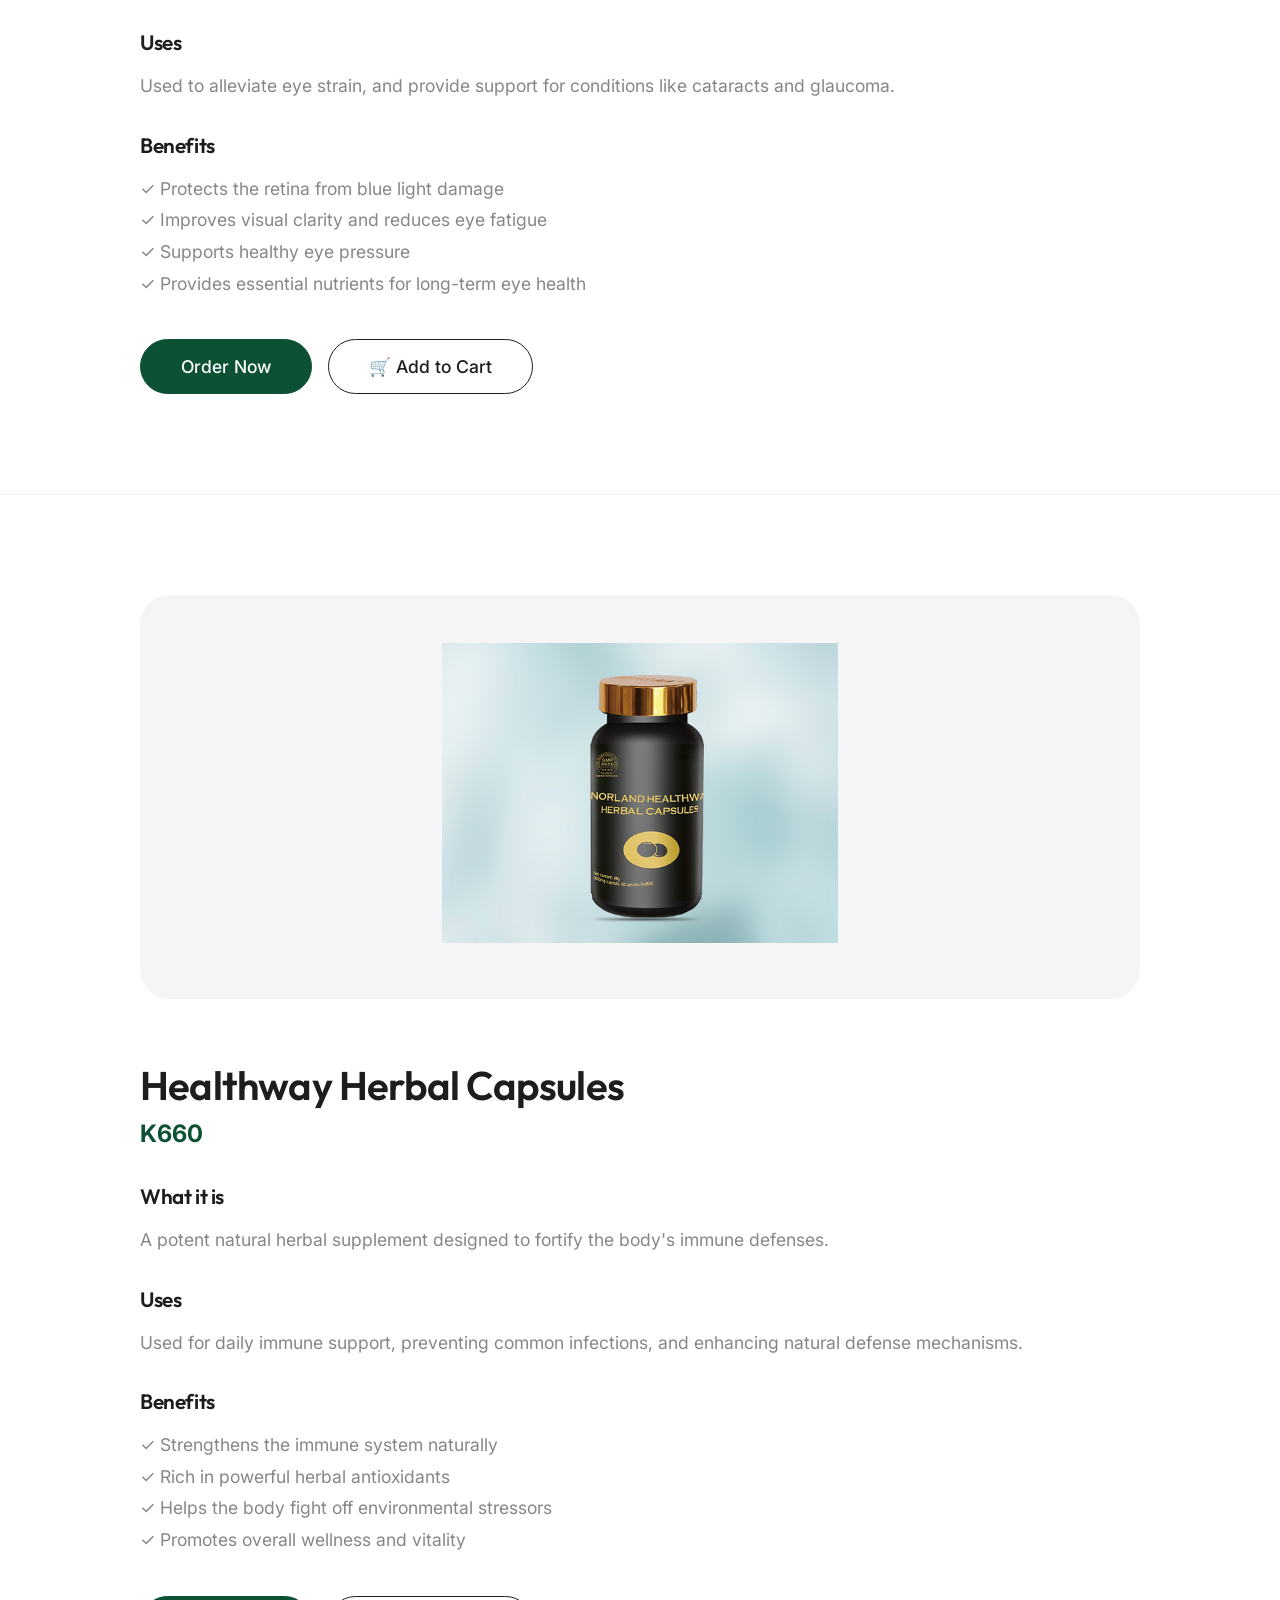
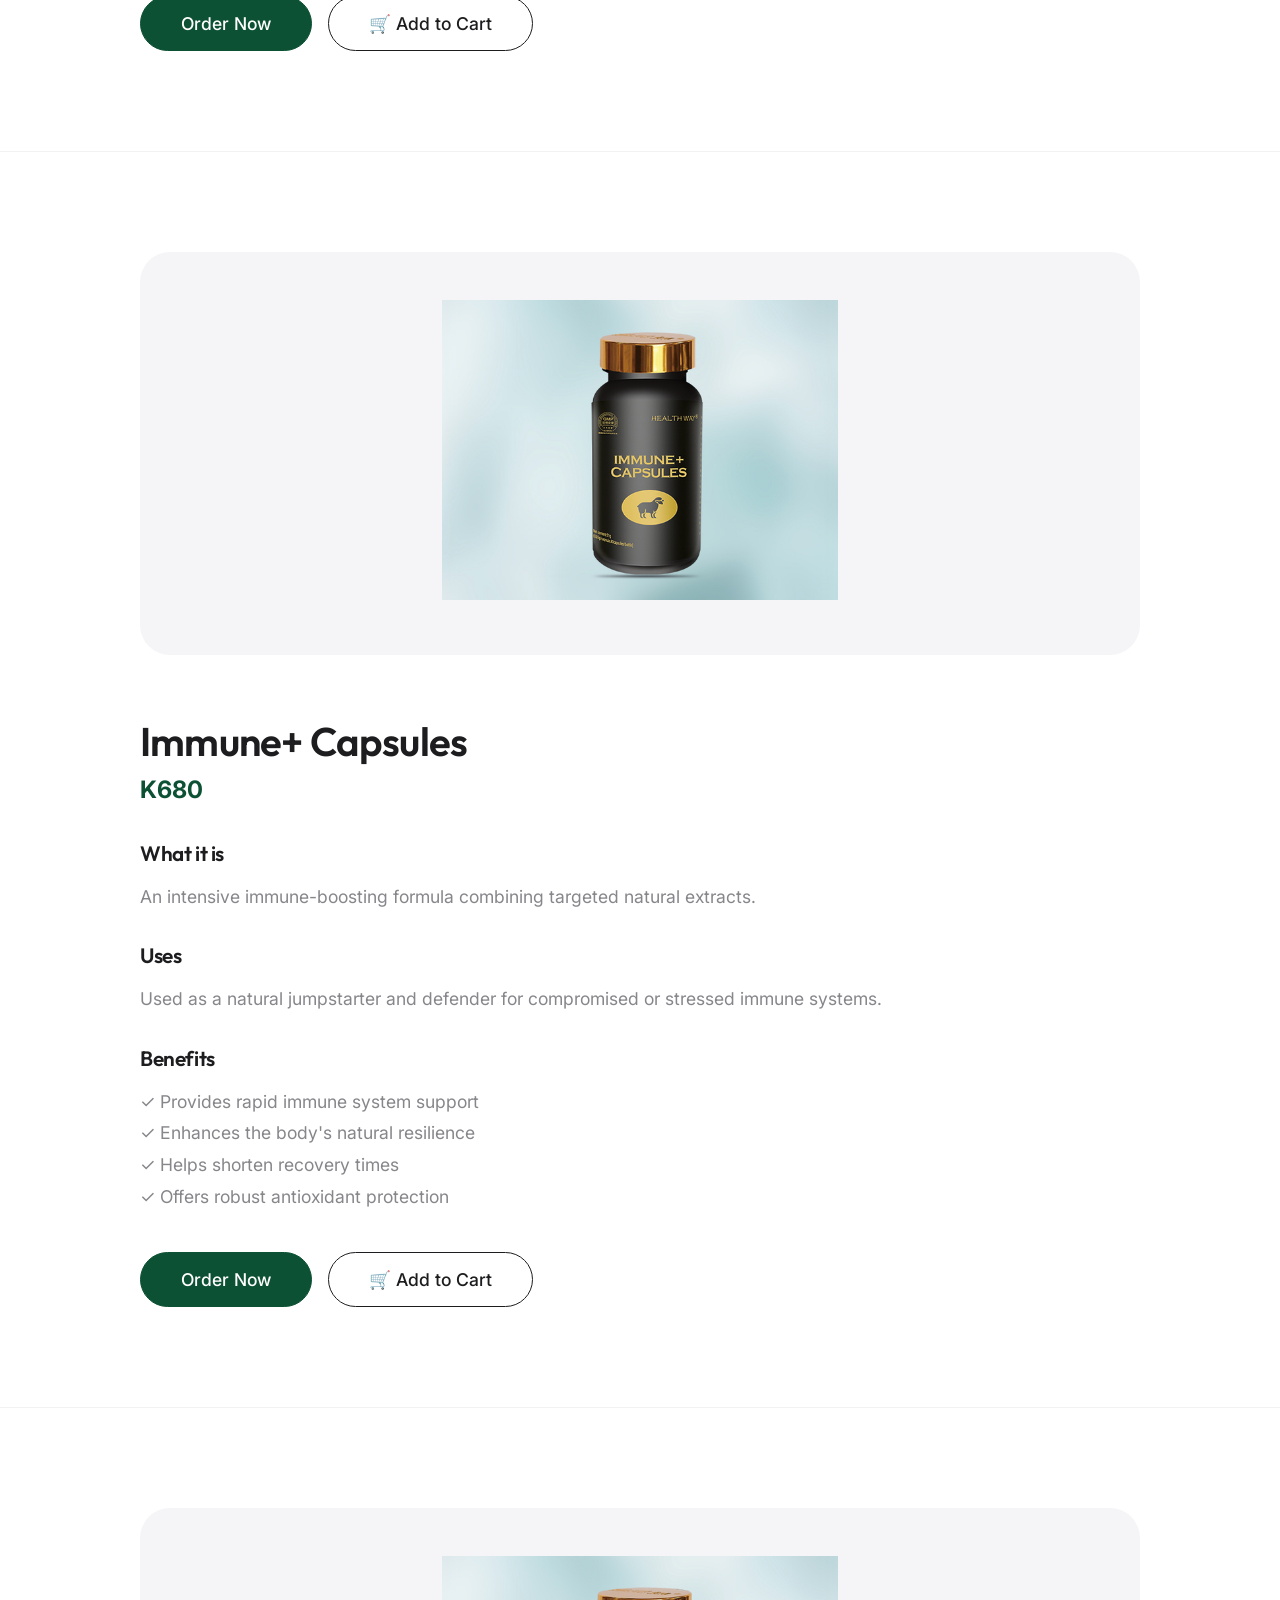
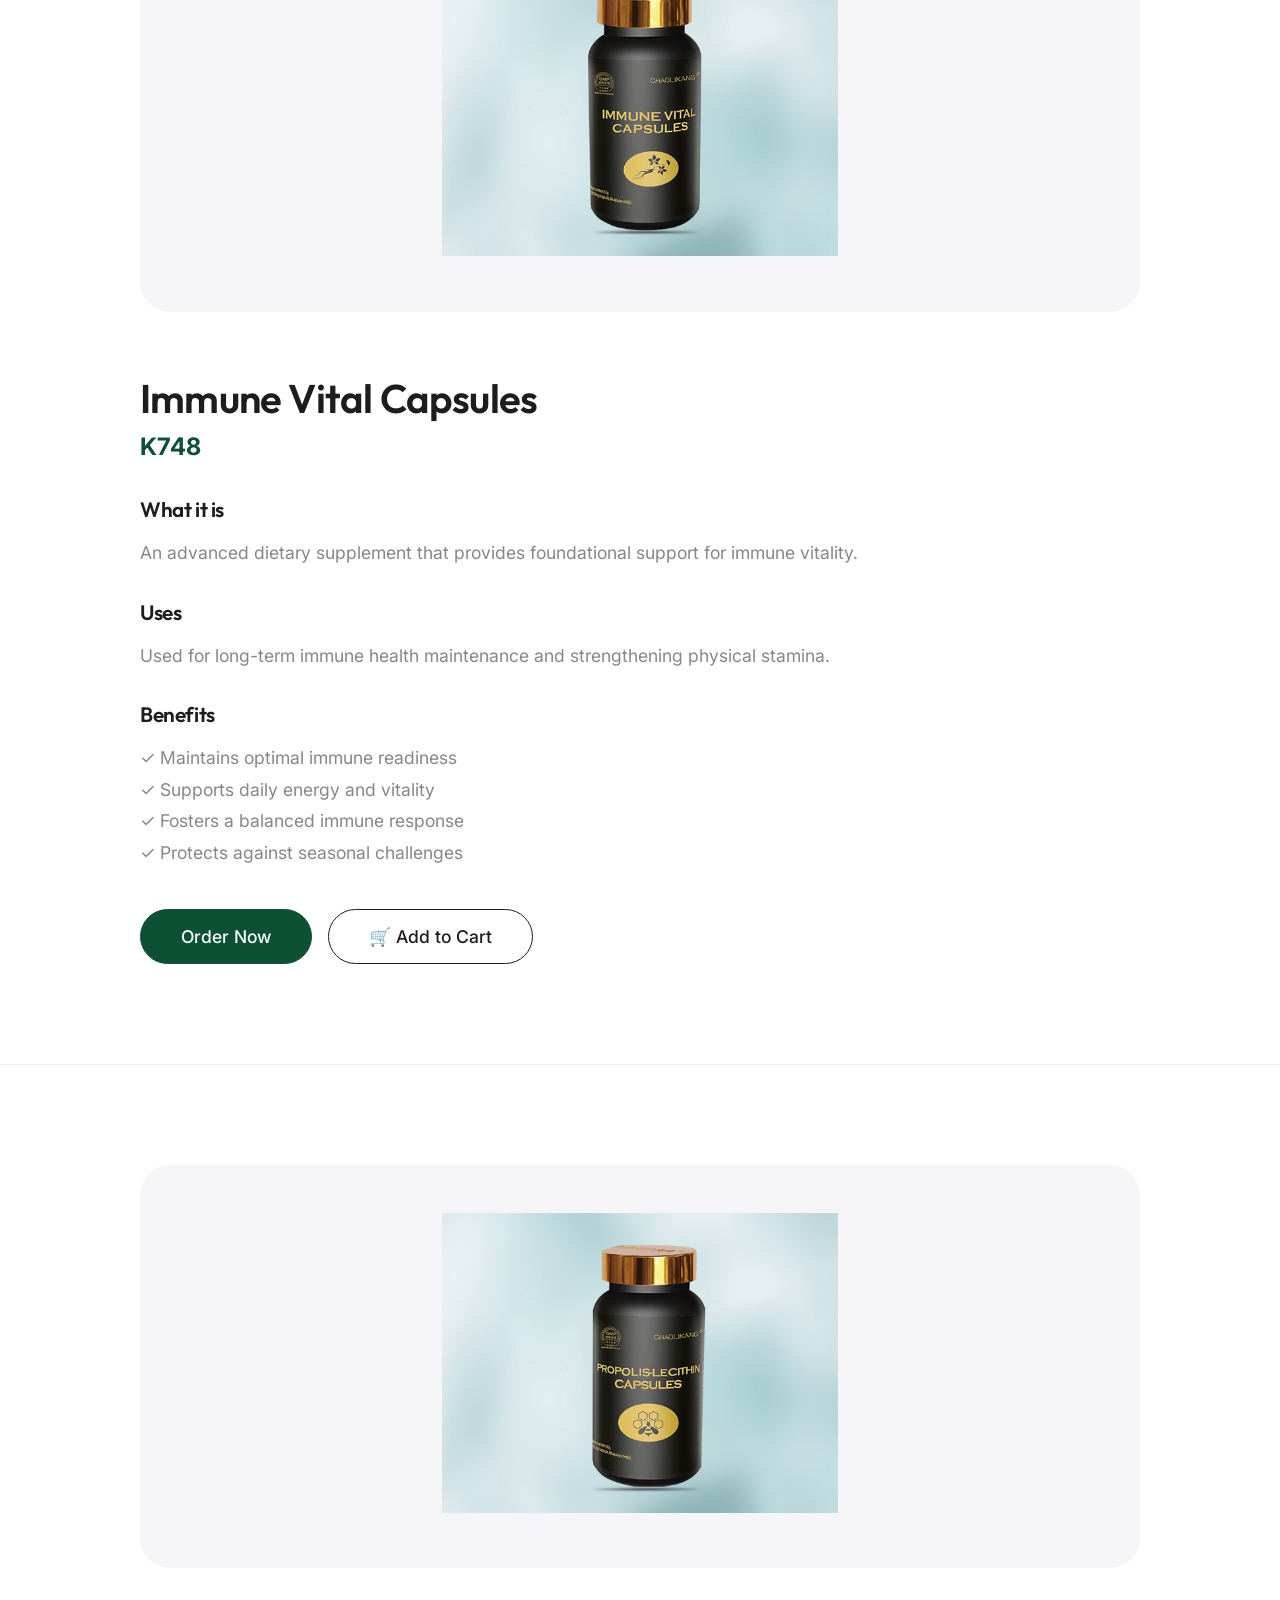
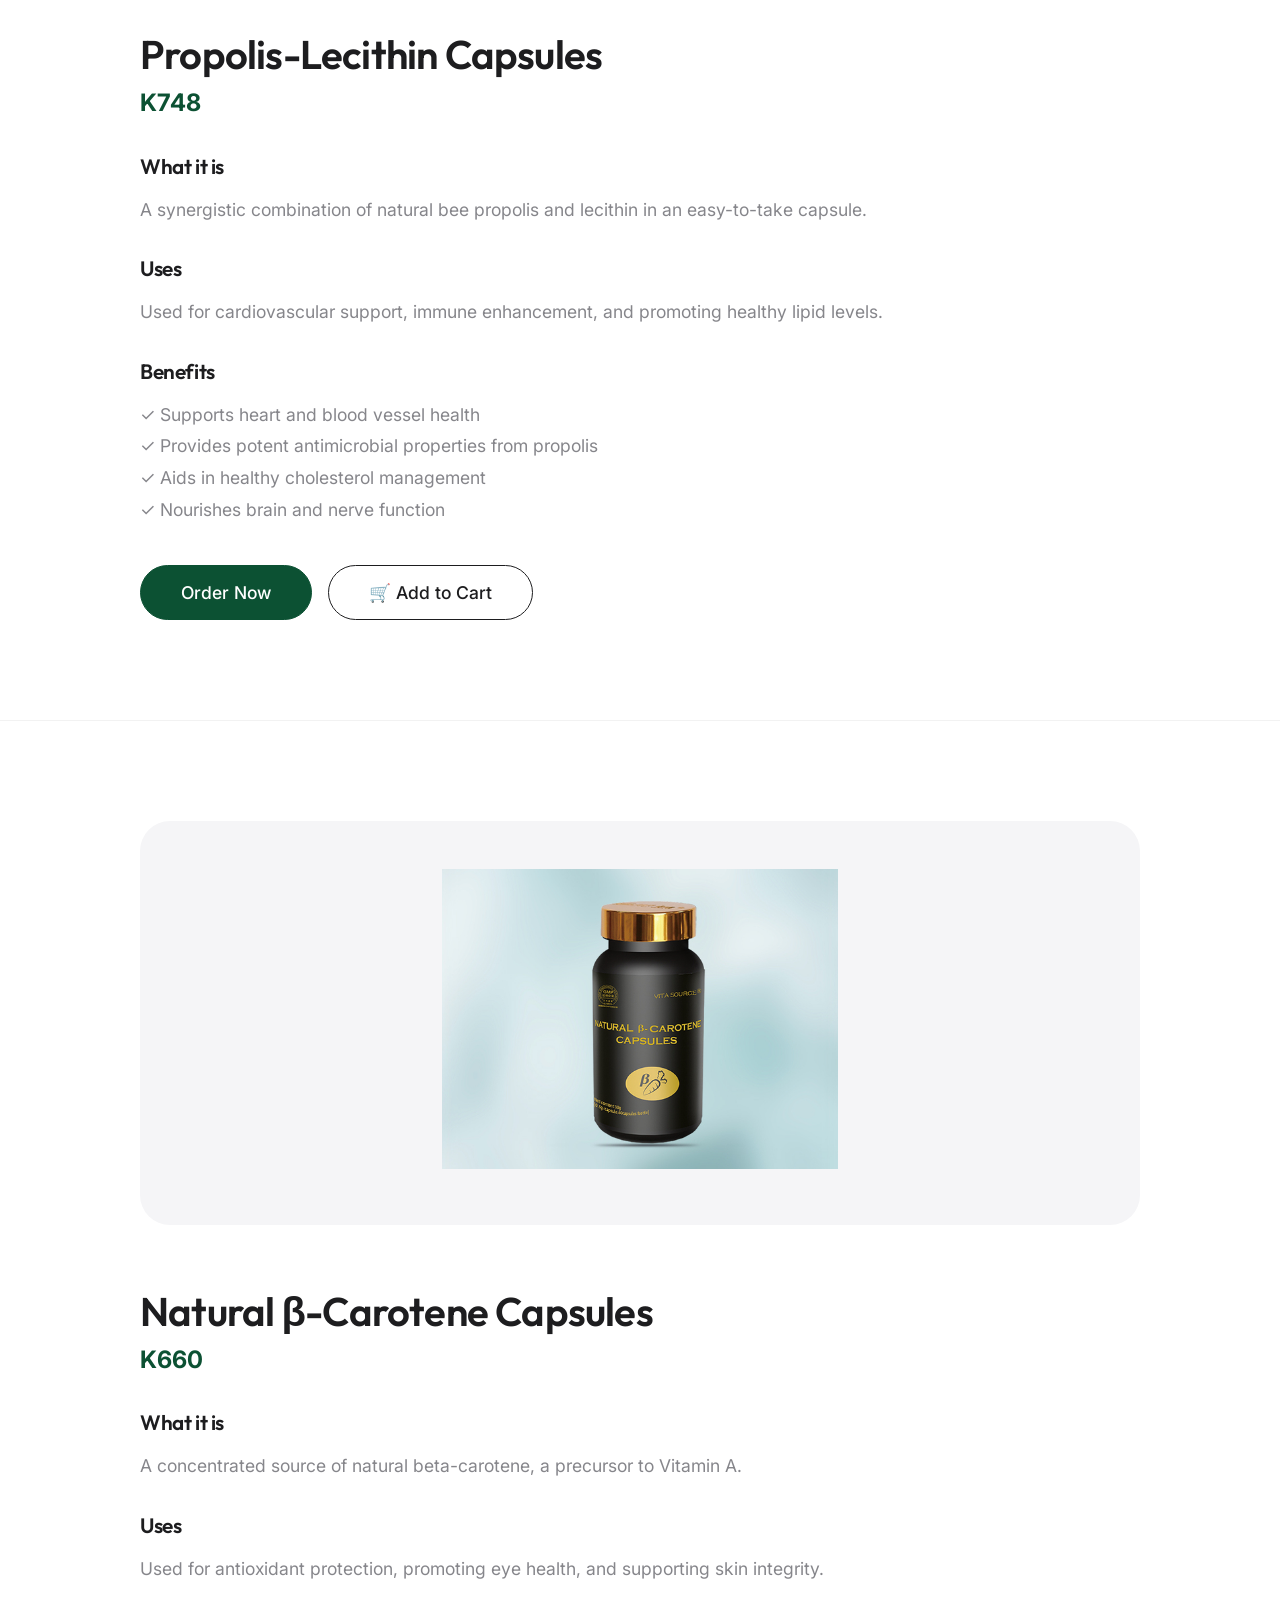
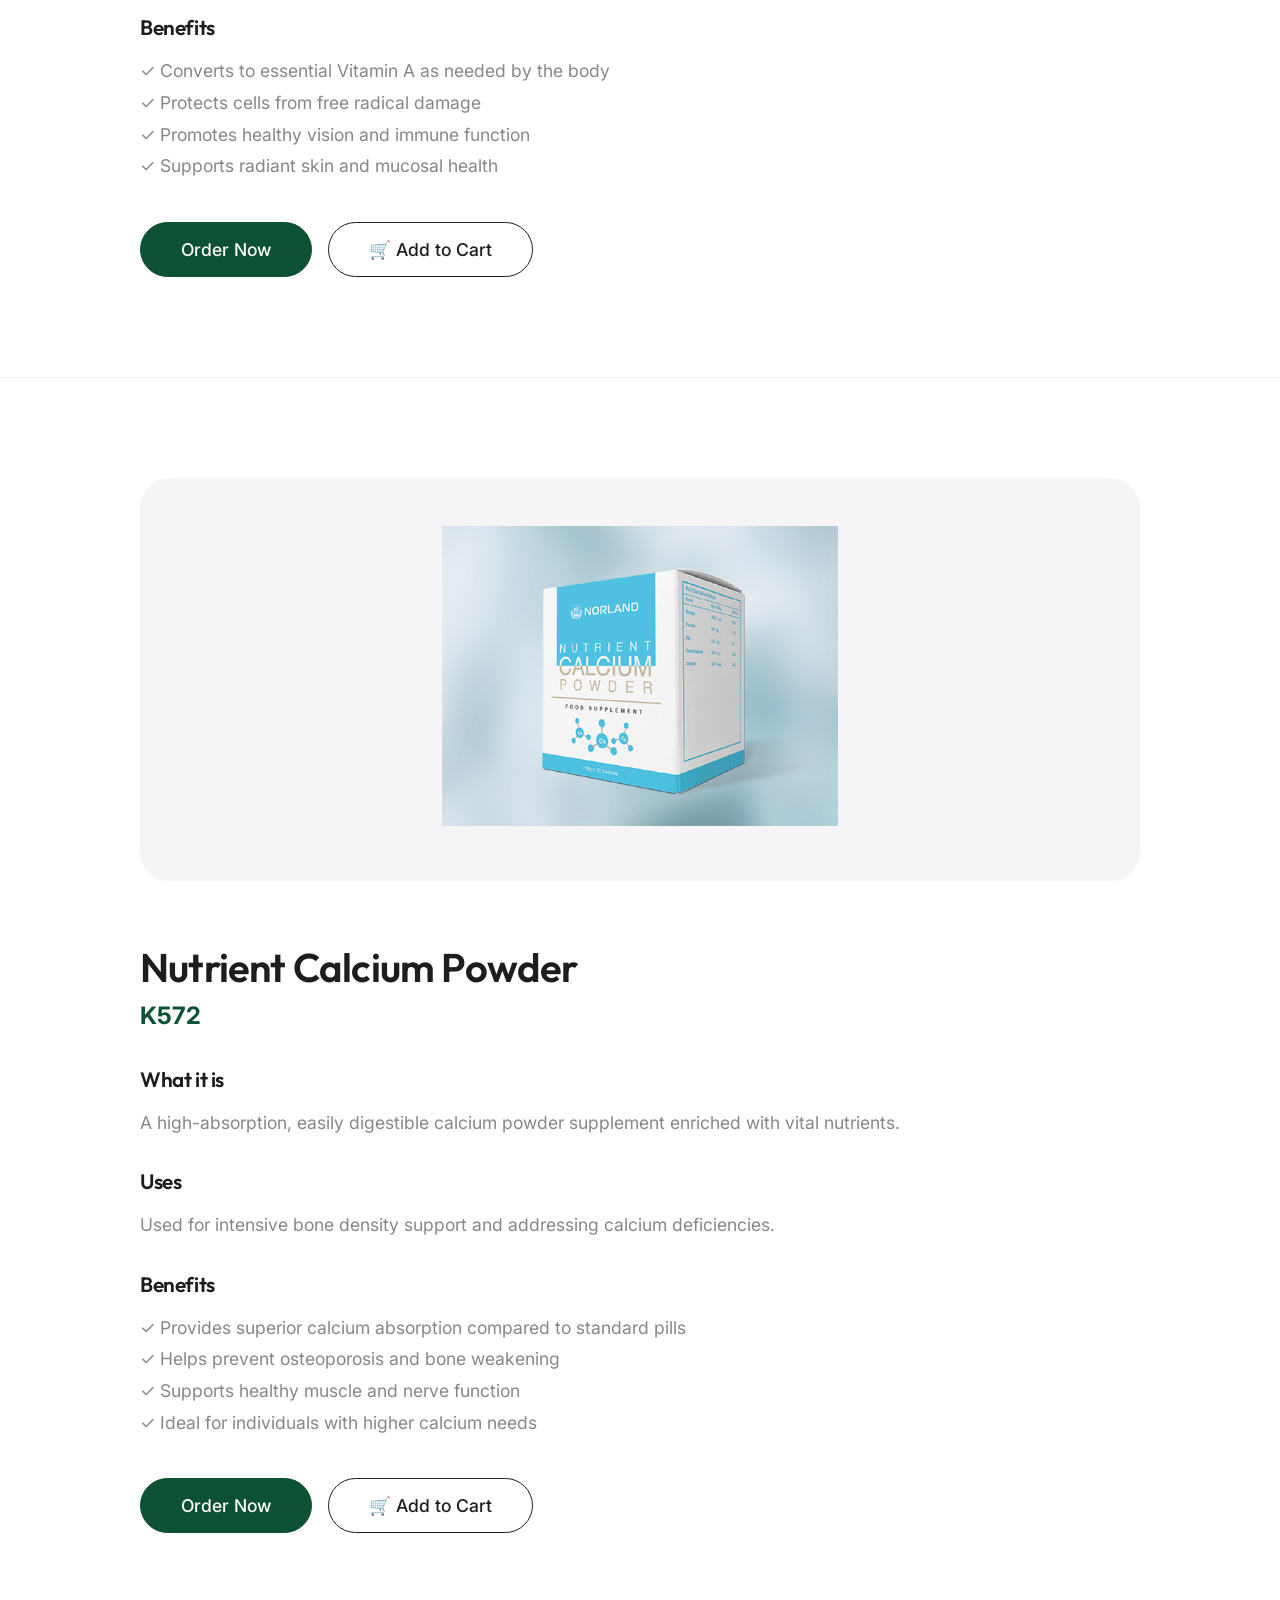
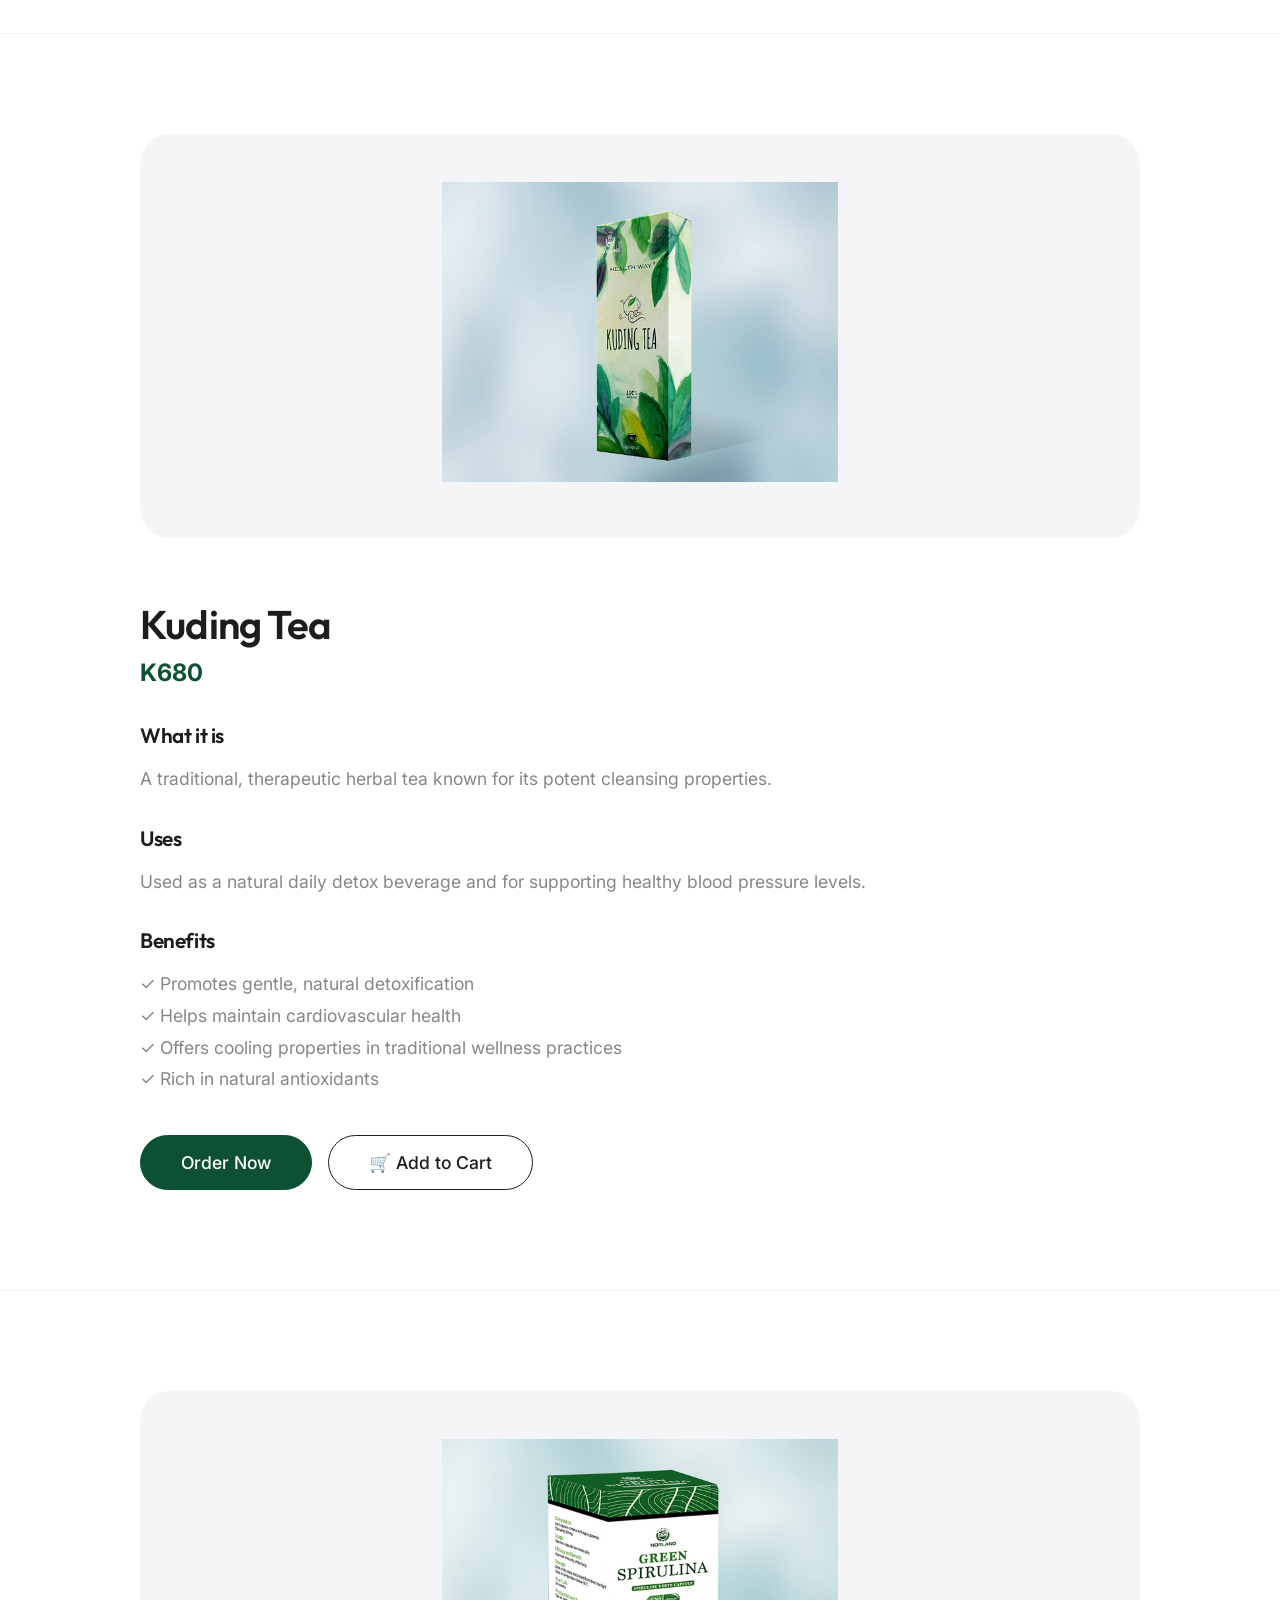
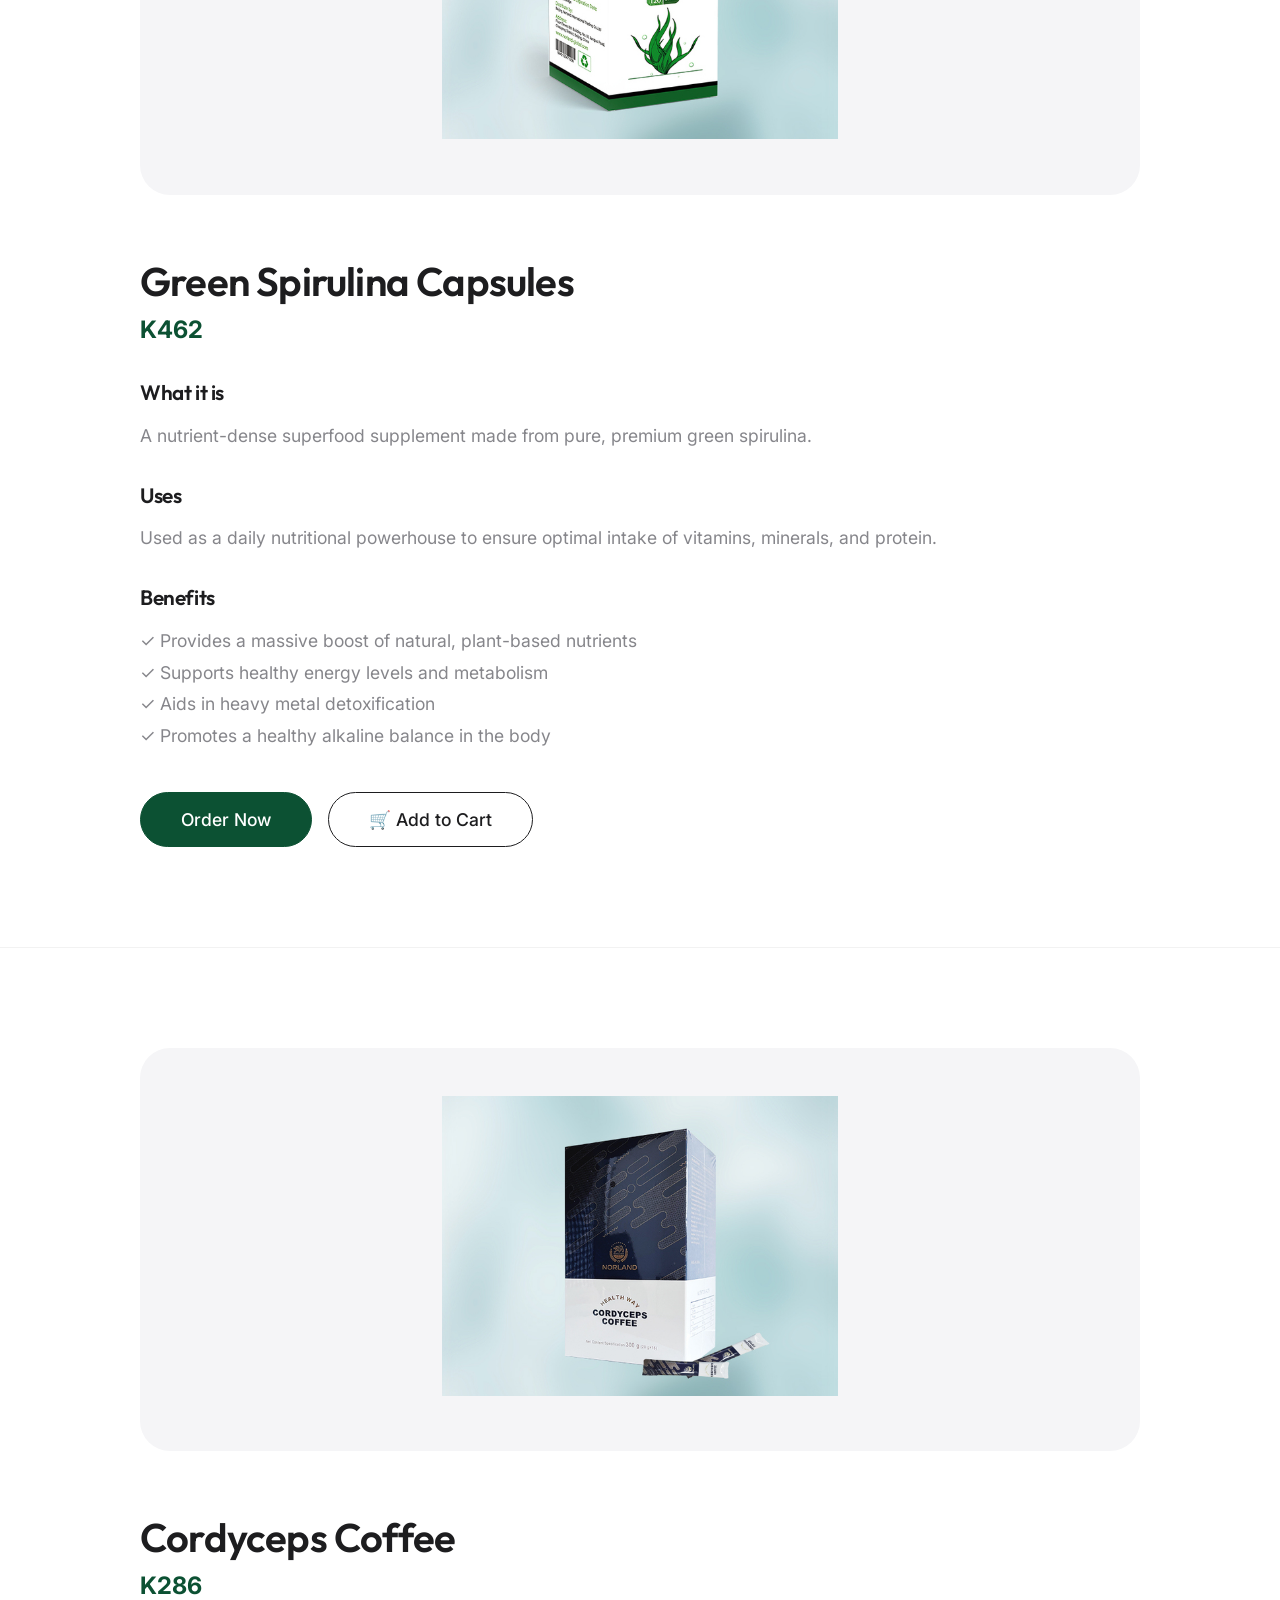
<file: products.html>
<!DOCTYPE html>
<html lang="en">
<head>
    <meta charset="UTF-8">
    <meta name="viewport" content="width=device-width, initial-scale=1.0">
    <title>Products | Dotcom Wellness</title>
    <meta name="description" content="Explore our premium natural health products and regenerative wellness solutions in detail.">
    <link rel="stylesheet" href="styles.css">
</head>
<body>
    <div id="navbar-placeholder"></div>

    <main>
        <section class="page-header">
            <div class="container">
                <h1>Our Product Collection</h1>
                <p style="font-size: 1.15rem; color: var(--text-secondary); max-width: 650px; margin: 1rem auto 0;">
                    Detailed information on all our natural health &amp; wellness products — what each one is, its uses, and its proven benefits.
                </p>
            </div>
        </section>

        <!-- Quick-nav index -->
        <section style="background: var(--bg-secondary); padding: 2.5rem 0; border-bottom: 1px solid var(--border-color);">
            <div class="container">
                <p style="text-align:center; font-size:0.8rem; font-weight:700; letter-spacing:2px; color:var(--text-secondary); text-transform:uppercase; margin-bottom:1.5rem;">Jump to a Product</p>
                <div id="prod-nav" style="display:flex; flex-wrap:wrap; gap:0.6rem; justify-content:center;"></div>
            </div>
        </section>

        <section id="wuqing-detox-pack" class="section" style="border-bottom: 1px solid var(--border-color);">
            <div class="container">
                <div class="prod-layout">
                    <div style="text-align: center; background: var(--bg-secondary); padding: 3rem; border-radius: 30px;">
                        <img src="assets/images/DETOX.jpg" alt="Wuqing Detox Pack" style="max-width: 100%; height: 300px; object-fit: contain; transition: transform 0.4s ease;">
                    </div>
                    <div>
                        <h2 style="font-size: 2.5rem; margin-bottom: 0.5rem;">Wuqing Detox Pack</h2>
                        <div style="font-size: 1.5rem; color: var(--accent-green); font-weight: 700; margin-bottom: 2rem;">K16,500</div>
                        
                        <h3 style="font-size: 1.3rem; margin-bottom: 1rem; color: var(--text-primary);">What it is</h3>
                        <p style="color: var(--text-secondary); font-size: 1.1rem; line-height: 1.8; margin-bottom: 2rem;">A comprehensive full-body deep detoxification system formulated with premium natural ingredients.</p>
                        
                        <h3 style="font-size: 1.3rem; margin-bottom: 1rem; color: var(--text-primary);">Uses</h3>
                        <p style="color: var(--text-secondary); font-size: 1.1rem; line-height: 1.8; margin-bottom: 2rem;">Used for cleansing the liver, kidneys, and digestive tract, and for eliminating built-up toxins from the body.</p>
                        
                        <h3 style="font-size: 1.3rem; margin-bottom: 1rem; color: var(--text-primary);">Benefits</h3>
                        <ul style="color: var(--text-secondary); font-size: 1.1rem; line-height: 1.8; margin-bottom: 2.5rem; list-style-type: none; padding: 0;">
                            <li>✓ Promotes healthy organ function</li><li>✓ Enhances energy levels</li><li>✓ Supports clear skin and improved digestion</li><li>✓ Boosts natural immunity</li>
                        </ul>
                        
                        <div class="product-card" data-name="Wuqing Detox Pack" data-price="680" style="background: transparent; box-shadow: none; padding: 0; text-align: left; overflow: visible;">
                            <h3 style="display:none;">Wuqing Detox Pack</h3>
                            <div style="display: flex; gap: 1rem; flex-wrap: wrap;">
                                <button class="btn btn-primary action-order" style="padding: 1rem 2.5rem; font-size: 1.1rem;">Order Now</button>
                                <button class="btn btn-outline action-add" style="padding: 1rem 2.5rem; font-size: 1.1rem;">🛒 Add to Cart</button>
                            </div>
                        </div>
                    </div>
                </div>
            </div>
        </section>

        <section id="gi-vital-softgel" class="section" style="border-bottom: 1px solid var(--border-color);">
            <div class="container">
                <div style="display: grid; grid-template-columns: 1fr; gap: 4rem; align-items: center; max-width: 1000px; margin: 0 auto;">
                    <div style="text-align: center; background: var(--bg-secondary); padding: 3rem; border-radius: 30px;">
                        <img src="assets/images/GI.jpg" alt="GI Vital Softgel" style="max-width: 100%; height: 300px; object-fit: contain; transition: transform 0.4s ease;">
                    </div>
                    <div>
                        <h2 style="font-size: 2.5rem; margin-bottom: 0.5rem;">GI Vital Softgel</h2>
                        <div style="font-size: 1.5rem; color: var(--accent-green); font-weight: 700; margin-bottom: 2rem;">K990</div>
                        
                        <h3 style="font-size: 1.3rem; margin-bottom: 1rem; color: var(--text-primary);">What it is</h3>
                        <p style="color: var(--text-secondary); font-size: 1.1rem; line-height: 1.8; margin-bottom: 2rem;">A specialized softgel supplement designed to support gastrointestinal health and repair.</p>
                        
                        <h3 style="font-size: 1.3rem; margin-bottom: 1rem; color: var(--text-primary);">Uses</h3>
                        <p style="color: var(--text-secondary); font-size: 1.1rem; line-height: 1.8; margin-bottom: 2rem;">Used to alleviate symptoms of gastrointestinal ulcers, severe indigestion, gastritis, and reflux.</p>
                        
                        <h3 style="font-size: 1.3rem; margin-bottom: 1rem; color: var(--text-primary);">Benefits</h3>
                        <ul style="color: var(--text-secondary); font-size: 1.1rem; line-height: 1.8; margin-bottom: 2.5rem; list-style-type: none; padding: 0;">
                            <li>✓ Soothes irritated stomach lining</li><li>✓ Promotes the healing of GIT ulcers</li><li>✓ Improves digestion and nutrient absorption</li><li>✓ Relieves gastric discomfort</li>
                        </ul>
                        
                        <div class="product-card" data-name="GI Vital Softgel" data-price="680" style="background: transparent; box-shadow: none; padding: 0; text-align: left; overflow: visible;">
                            <h3 style="display:none;">GI Vital Softgel</h3>
                            <div style="display: flex; gap: 1rem; flex-wrap: wrap;">
                                <button class="btn btn-primary action-order" style="padding: 1rem 2.5rem; font-size: 1.1rem;">Order Now</button>
                                <button class="btn btn-outline action-add" style="padding: 1rem 2.5rem; font-size: 1.1rem;">🛒 Add to Cart</button>
                            </div>
                        </div>
                    </div>
                </div>
            </div>
        </section>

        <section id="micro-molecule-peptide" class="section" style="border-bottom: 1px solid var(--border-color);">
            <div class="container">
                <div style="display: grid; grid-template-columns: 1fr; gap: 4rem; align-items: center; max-width: 1000px; margin: 0 auto;">
                    <div style="text-align: center; background: var(--bg-secondary); padding: 3rem; border-radius: 30px;">
                        <img src="assets/images/PEPT.jpg" alt="Micro-Molecule Peptide" style="max-width: 100%; height: 300px; object-fit: contain; transition: transform 0.4s ease;">
                    </div>
                    <div>
                        <h2 style="font-size: 2.5rem; margin-bottom: 0.5rem;">Micro-Molecule Peptide</h2>
                        <div style="font-size: 1.5rem; color: var(--accent-green); font-weight: 700; margin-bottom: 2rem;">K1,100</div>
                        
                        <h3 style="font-size: 1.3rem; margin-bottom: 1rem; color: var(--text-primary);">What it is</h3>
                        <p style="color: var(--text-secondary); font-size: 1.1rem; line-height: 1.8; margin-bottom: 2rem;">An advanced cellular health supplement containing highly bioavailable micro-molecule peptides.</p>
                        
                        <h3 style="font-size: 1.3rem; margin-bottom: 1rem; color: var(--text-primary);">Uses</h3>
                        <p style="color: var(--text-secondary); font-size: 1.1rem; line-height: 1.8; margin-bottom: 2rem;">Used for cellular repair, anti-aging support, and overall physical vitality enhancement.</p>
                        
                        <h3 style="font-size: 1.3rem; margin-bottom: 1rem; color: var(--text-primary);">Benefits</h3>
                        <ul style="color: var(--text-secondary); font-size: 1.1rem; line-height: 1.8; margin-bottom: 2.5rem; list-style-type: none; padding: 0;">
                            <li>✓ Accelerates tissue repair and recovery</li><li>✓ Supports healthy immune function</li><li>✓ Enhances skin elasticity and joint health</li><li>✓ Fights oxidative stress at the cellular level</li>
                        </ul>
                        
                        <div class="product-card" data-name="Micro-Molecule Peptide" data-price="680" style="background: transparent; box-shadow: none; padding: 0; text-align: left; overflow: visible;">
                            <h3 style="display:none;">Micro-Molecule Peptide</h3>
                            <div style="display: flex; gap: 1rem; flex-wrap: wrap;">
                                <button class="btn btn-primary action-order" style="padding: 1rem 2.5rem; font-size: 1.1rem;">Order Now</button>
                                <button class="btn btn-outline action-add" style="padding: 1rem 2.5rem; font-size: 1.1rem;">🛒 Add to Cart</button>
                            </div>
                        </div>
                    </div>
                </div>
            </div>
        </section>

        <section id="healthway-vision-capsules" class="section" style="border-bottom: 1px solid var(--border-color);">
            <div class="container">
                <div style="display: grid; grid-template-columns: 1fr; gap: 4rem; align-items: center; max-width: 1000px; margin: 0 auto;">
                    <div style="text-align: center; background: var(--bg-secondary); padding: 3rem; border-radius: 30px;">
                        <img src="assets/images/VISION.jpg" alt="Healthway Vision Capsules" style="max-width: 100%; height: 300px; object-fit: contain; transition: transform 0.4s ease;">
                    </div>
                    <div>
                        <h2 style="font-size: 2.5rem; margin-bottom: 0.5rem;">Healthway Vision Capsules</h2>
                        <div style="font-size: 1.5rem; color: var(--accent-green); font-weight: 700; margin-bottom: 2rem;">K748</div>
                        
                        <h3 style="font-size: 1.3rem; margin-bottom: 1rem; color: var(--text-primary);">What it is</h3>
                        <p style="color: var(--text-secondary); font-size: 1.1rem; line-height: 1.8; margin-bottom: 2rem;">A powerful blend of natural antioxidants and eye-supporting nutrients.</p>
                        
                        <h3 style="font-size: 1.3rem; margin-bottom: 1rem; color: var(--text-primary);">Uses</h3>
                        <p style="color: var(--text-secondary); font-size: 1.1rem; line-height: 1.8; margin-bottom: 2rem;">Used to alleviate eye strain, and provide support for conditions like cataracts and glaucoma.</p>
                        
                        <h3 style="font-size: 1.3rem; margin-bottom: 1rem; color: var(--text-primary);">Benefits</h3>
                        <ul style="color: var(--text-secondary); font-size: 1.1rem; line-height: 1.8; margin-bottom: 2.5rem; list-style-type: none; padding: 0;">
                            <li>✓ Protects the retina from blue light damage</li><li>✓ Improves visual clarity and reduces eye fatigue</li><li>✓ Supports healthy eye pressure</li><li>✓ Provides essential nutrients for long-term eye health</li>
                        </ul>
                        
                        <div class="product-card" data-name="Healthway Vision Capsules" data-price="680" style="background: transparent; box-shadow: none; padding: 0; text-align: left; overflow: visible;">
                            <h3 style="display:none;">Healthway Vision Capsules</h3>
                            <div style="display: flex; gap: 1rem; flex-wrap: wrap;">
                                <button class="btn btn-primary action-order" style="padding: 1rem 2.5rem; font-size: 1.1rem;">Order Now</button>
                                <button class="btn btn-outline action-add" style="padding: 1rem 2.5rem; font-size: 1.1rem;">🛒 Add to Cart</button>
                            </div>
                        </div>
                    </div>
                </div>
            </div>
        </section>

        <section id="healthway-herbal-capsules" class="section" style="border-bottom: 1px solid var(--border-color);">
            <div class="container">
                <div style="display: grid; grid-template-columns: 1fr; gap: 4rem; align-items: center; max-width: 1000px; margin: 0 auto;">
                    <div style="text-align: center; background: var(--bg-secondary); padding: 3rem; border-radius: 30px;">
                        <img src="assets/images/HYPOHERBAL.jpg" alt="Healthway Herbal Capsules" style="max-width: 100%; height: 300px; object-fit: contain; transition: transform 0.4s ease;">
                    </div>
                    <div>
                        <h2 style="font-size: 2.5rem; margin-bottom: 0.5rem;">Healthway Herbal Capsules</h2>
                        <div style="font-size: 1.5rem; color: var(--accent-green); font-weight: 700; margin-bottom: 2rem;">K660</div>
                        
                        <h3 style="font-size: 1.3rem; margin-bottom: 1rem; color: var(--text-primary);">What it is</h3>
                        <p style="color: var(--text-secondary); font-size: 1.1rem; line-height: 1.8; margin-bottom: 2rem;">A potent natural herbal supplement designed to fortify the body's immune defenses.</p>
                        
                        <h3 style="font-size: 1.3rem; margin-bottom: 1rem; color: var(--text-primary);">Uses</h3>
                        <p style="color: var(--text-secondary); font-size: 1.1rem; line-height: 1.8; margin-bottom: 2rem;">Used for daily immune support, preventing common infections, and enhancing natural defense mechanisms.</p>
                        
                        <h3 style="font-size: 1.3rem; margin-bottom: 1rem; color: var(--text-primary);">Benefits</h3>
                        <ul style="color: var(--text-secondary); font-size: 1.1rem; line-height: 1.8; margin-bottom: 2.5rem; list-style-type: none; padding: 0;">
                            <li>✓ Strengthens the immune system naturally</li><li>✓ Rich in powerful herbal antioxidants</li><li>✓ Helps the body fight off environmental stressors</li><li>✓ Promotes overall wellness and vitality</li>
                        </ul>
                        
                        <div class="product-card" data-name="Healthway Herbal Capsules" data-price="680" style="background: transparent; box-shadow: none; padding: 0; text-align: left; overflow: visible;">
                            <h3 style="display:none;">Healthway Herbal Capsules</h3>
                            <div style="display: flex; gap: 1rem; flex-wrap: wrap;">
                                <button class="btn btn-primary action-order" style="padding: 1rem 2.5rem; font-size: 1.1rem;">Order Now</button>
                                <button class="btn btn-outline action-add" style="padding: 1rem 2.5rem; font-size: 1.1rem;">🛒 Add to Cart</button>
                            </div>
                        </div>
                    </div>
                </div>
            </div>
        </section>

        <section id="immune-capsules" class="section" style="border-bottom: 1px solid var(--border-color);">
            <div class="container">
                <div style="display: grid; grid-template-columns: 1fr; gap: 4rem; align-items: center; max-width: 1000px; margin: 0 auto;">
                    <div style="text-align: center; background: var(--bg-secondary); padding: 3rem; border-radius: 30px;">
                        <img src="assets/images/IMMUNEPLUS.jpg" alt="Immune+ Capsules" style="max-width: 100%; height: 300px; object-fit: contain; transition: transform 0.4s ease;">
                    </div>
                    <div>
                        <h2 style="font-size: 2.5rem; margin-bottom: 0.5rem;">Immune+ Capsules</h2>
                        <div style="font-size: 1.5rem; color: var(--accent-green); font-weight: 700; margin-bottom: 2rem;">K680</div>
                        
                        <h3 style="font-size: 1.3rem; margin-bottom: 1rem; color: var(--text-primary);">What it is</h3>
                        <p style="color: var(--text-secondary); font-size: 1.1rem; line-height: 1.8; margin-bottom: 2rem;">An intensive immune-boosting formula combining targeted natural extracts.</p>
                        
                        <h3 style="font-size: 1.3rem; margin-bottom: 1rem; color: var(--text-primary);">Uses</h3>
                        <p style="color: var(--text-secondary); font-size: 1.1rem; line-height: 1.8; margin-bottom: 2rem;">Used as a natural jumpstarter and defender for compromised or stressed immune systems.</p>
                        
                        <h3 style="font-size: 1.3rem; margin-bottom: 1rem; color: var(--text-primary);">Benefits</h3>
                        <ul style="color: var(--text-secondary); font-size: 1.1rem; line-height: 1.8; margin-bottom: 2.5rem; list-style-type: none; padding: 0;">
                            <li>✓ Provides rapid immune system support</li><li>✓ Enhances the body's natural resilience</li><li>✓ Helps shorten recovery times</li><li>✓ Offers robust antioxidant protection</li>
                        </ul>
                        
                        <div class="product-card" data-name="Immune+ Capsules" data-price="680" style="background: transparent; box-shadow: none; padding: 0; text-align: left; overflow: visible;">
                            <h3 style="display:none;">Immune+ Capsules</h3>
                            <div style="display: flex; gap: 1rem; flex-wrap: wrap;">
                                <button class="btn btn-primary action-order" style="padding: 1rem 2.5rem; font-size: 1.1rem;">Order Now</button>
                                <button class="btn btn-outline action-add" style="padding: 1rem 2.5rem; font-size: 1.1rem;">🛒 Add to Cart</button>
                            </div>
                        </div>
                    </div>
                </div>
            </div>
        </section>

        <section id="immune-vital-capsules" class="section" style="border-bottom: 1px solid var(--border-color);">
            <div class="container">
                <div style="display: grid; grid-template-columns: 1fr; gap: 4rem; align-items: center; max-width: 1000px; margin: 0 auto;">
                    <div style="text-align: center; background: var(--bg-secondary); padding: 3rem; border-radius: 30px;">
                        <img src="assets/images/IMMUNEVITAL.jpg" alt="Immune Vital Capsules" style="max-width: 100%; height: 300px; object-fit: contain; transition: transform 0.4s ease;">
                    </div>
                    <div>
                        <h2 style="font-size: 2.5rem; margin-bottom: 0.5rem;">Immune Vital Capsules</h2>
                        <div style="font-size: 1.5rem; color: var(--accent-green); font-weight: 700; margin-bottom: 2rem;">K748</div>
                        
                        <h3 style="font-size: 1.3rem; margin-bottom: 1rem; color: var(--text-primary);">What it is</h3>
                        <p style="color: var(--text-secondary); font-size: 1.1rem; line-height: 1.8; margin-bottom: 2rem;">An advanced dietary supplement that provides foundational support for immune vitality.</p>
                        
                        <h3 style="font-size: 1.3rem; margin-bottom: 1rem; color: var(--text-primary);">Uses</h3>
                        <p style="color: var(--text-secondary); font-size: 1.1rem; line-height: 1.8; margin-bottom: 2rem;">Used for long-term immune health maintenance and strengthening physical stamina.</p>
                        
                        <h3 style="font-size: 1.3rem; margin-bottom: 1rem; color: var(--text-primary);">Benefits</h3>
                        <ul style="color: var(--text-secondary); font-size: 1.1rem; line-height: 1.8; margin-bottom: 2.5rem; list-style-type: none; padding: 0;">
                            <li>✓ Maintains optimal immune readiness</li><li>✓ Supports daily energy and vitality</li><li>✓ Fosters a balanced immune response</li><li>✓ Protects against seasonal challenges</li>
                        </ul>
                        
                        <div class="product-card" data-name="Immune Vital Capsules" data-price="680" style="background: transparent; box-shadow: none; padding: 0; text-align: left; overflow: visible;">
                            <h3 style="display:none;">Immune Vital Capsules</h3>
                            <div style="display: flex; gap: 1rem; flex-wrap: wrap;">
                                <button class="btn btn-primary action-order" style="padding: 1rem 2.5rem; font-size: 1.1rem;">Order Now</button>
                                <button class="btn btn-outline action-add" style="padding: 1rem 2.5rem; font-size: 1.1rem;">🛒 Add to Cart</button>
                            </div>
                        </div>
                    </div>
                </div>
            </div>
        </section>

        <section id="propolis-lecithin-capsules" class="section" style="border-bottom: 1px solid var(--border-color);">
            <div class="container">
                <div style="display: grid; grid-template-columns: 1fr; gap: 4rem; align-items: center; max-width: 1000px; margin: 0 auto;">
                    <div style="text-align: center; background: var(--bg-secondary); padding: 3rem; border-radius: 30px;">
                        <img src="assets/images/PROPOLIS.jpg" alt="Propolis-Lecithin Capsules" style="max-width: 100%; height: 300px; object-fit: contain; transition: transform 0.4s ease;">
                    </div>
                    <div>
                        <h2 style="font-size: 2.5rem; margin-bottom: 0.5rem;">Propolis-Lecithin Capsules</h2>
                        <div style="font-size: 1.5rem; color: var(--accent-green); font-weight: 700; margin-bottom: 2rem;">K748</div>
                        
                        <h3 style="font-size: 1.3rem; margin-bottom: 1rem; color: var(--text-primary);">What it is</h3>
                        <p style="color: var(--text-secondary); font-size: 1.1rem; line-height: 1.8; margin-bottom: 2rem;">A synergistic combination of natural bee propolis and lecithin in an easy-to-take capsule.</p>
                        
                        <h3 style="font-size: 1.3rem; margin-bottom: 1rem; color: var(--text-primary);">Uses</h3>
                        <p style="color: var(--text-secondary); font-size: 1.1rem; line-height: 1.8; margin-bottom: 2rem;">Used for cardiovascular support, immune enhancement, and promoting healthy lipid levels.</p>
                        
                        <h3 style="font-size: 1.3rem; margin-bottom: 1rem; color: var(--text-primary);">Benefits</h3>
                        <ul style="color: var(--text-secondary); font-size: 1.1rem; line-height: 1.8; margin-bottom: 2.5rem; list-style-type: none; padding: 0;">
                            <li>✓ Supports heart and blood vessel health</li><li>✓ Provides potent antimicrobial properties from propolis</li><li>✓ Aids in healthy cholesterol management</li><li>✓ Nourishes brain and nerve function</li>
                        </ul>
                        
                        <div class="product-card" data-name="Propolis-Lecithin Capsules" data-price="680" style="background: transparent; box-shadow: none; padding: 0; text-align: left; overflow: visible;">
                            <h3 style="display:none;">Propolis-Lecithin Capsules</h3>
                            <div style="display: flex; gap: 1rem; flex-wrap: wrap;">
                                <button class="btn btn-primary action-order" style="padding: 1rem 2.5rem; font-size: 1.1rem;">Order Now</button>
                                <button class="btn btn-outline action-add" style="padding: 1rem 2.5rem; font-size: 1.1rem;">🛒 Add to Cart</button>
                            </div>
                        </div>
                    </div>
                </div>
            </div>
        </section>

        <section id="natural-carotene-capsules" class="section" style="border-bottom: 1px solid var(--border-color);">
            <div class="container">
                <div style="display: grid; grid-template-columns: 1fr; gap: 4rem; align-items: center; max-width: 1000px; margin: 0 auto;">
                    <div style="text-align: center; background: var(--bg-secondary); padding: 3rem; border-radius: 30px;">
                        <img src="assets/images/BCAROTENE.jpg" alt="Natural β-Carotene Capsules" style="max-width: 100%; height: 300px; object-fit: contain; transition: transform 0.4s ease;">
                    </div>
                    <div>
                        <h2 style="font-size: 2.5rem; margin-bottom: 0.5rem;">Natural β-Carotene Capsules</h2>
                        <div style="font-size: 1.5rem; color: var(--accent-green); font-weight: 700; margin-bottom: 2rem;">K660</div>
                        
                        <h3 style="font-size: 1.3rem; margin-bottom: 1rem; color: var(--text-primary);">What it is</h3>
                        <p style="color: var(--text-secondary); font-size: 1.1rem; line-height: 1.8; margin-bottom: 2rem;">A concentrated source of natural beta-carotene, a precursor to Vitamin A.</p>
                        
                        <h3 style="font-size: 1.3rem; margin-bottom: 1rem; color: var(--text-primary);">Uses</h3>
                        <p style="color: var(--text-secondary); font-size: 1.1rem; line-height: 1.8; margin-bottom: 2rem;">Used for antioxidant protection, promoting eye health, and supporting skin integrity.</p>
                        
                        <h3 style="font-size: 1.3rem; margin-bottom: 1rem; color: var(--text-primary);">Benefits</h3>
                        <ul style="color: var(--text-secondary); font-size: 1.1rem; line-height: 1.8; margin-bottom: 2.5rem; list-style-type: none; padding: 0;">
                            <li>✓ Converts to essential Vitamin A as needed by the body</li><li>✓ Protects cells from free radical damage</li><li>✓ Promotes healthy vision and immune function</li><li>✓ Supports radiant skin and mucosal health</li>
                        </ul>
                        
                        <div class="product-card" data-name="Natural β-Carotene Capsules" data-price="680" style="background: transparent; box-shadow: none; padding: 0; text-align: left; overflow: visible;">
                            <h3 style="display:none;">Natural β-Carotene Capsules</h3>
                            <div style="display: flex; gap: 1rem; flex-wrap: wrap;">
                                <button class="btn btn-primary action-order" style="padding: 1rem 2.5rem; font-size: 1.1rem;">Order Now</button>
                                <button class="btn btn-outline action-add" style="padding: 1rem 2.5rem; font-size: 1.1rem;">🛒 Add to Cart</button>
                            </div>
                        </div>
                    </div>
                </div>
            </div>
        </section>

        <section id="nutrient-calcium-powder" class="section" style="border-bottom: 1px solid var(--border-color);">
            <div class="container">
                <div style="display: grid; grid-template-columns: 1fr; gap: 4rem; align-items: center; max-width: 1000px; margin: 0 auto;">
                    <div style="text-align: center; background: var(--bg-secondary); padding: 3rem; border-radius: 30px;">
                        <img src="assets/images/CALCIUMPOWDER.jpg" alt="Nutrient Calcium Powder" style="max-width: 100%; height: 300px; object-fit: contain; transition: transform 0.4s ease;">
                    </div>
                    <div>
                        <h2 style="font-size: 2.5rem; margin-bottom: 0.5rem;">Nutrient Calcium Powder</h2>
                        <div style="font-size: 1.5rem; color: var(--accent-green); font-weight: 700; margin-bottom: 2rem;">K572</div>
                        
                        <h3 style="font-size: 1.3rem; margin-bottom: 1rem; color: var(--text-primary);">What it is</h3>
                        <p style="color: var(--text-secondary); font-size: 1.1rem; line-height: 1.8; margin-bottom: 2rem;">A high-absorption, easily digestible calcium powder supplement enriched with vital nutrients.</p>
                        
                        <h3 style="font-size: 1.3rem; margin-bottom: 1rem; color: var(--text-primary);">Uses</h3>
                        <p style="color: var(--text-secondary); font-size: 1.1rem; line-height: 1.8; margin-bottom: 2rem;">Used for intensive bone density support and addressing calcium deficiencies.</p>
                        
                        <h3 style="font-size: 1.3rem; margin-bottom: 1rem; color: var(--text-primary);">Benefits</h3>
                        <ul style="color: var(--text-secondary); font-size: 1.1rem; line-height: 1.8; margin-bottom: 2.5rem; list-style-type: none; padding: 0;">
                            <li>✓ Provides superior calcium absorption compared to standard pills</li><li>✓ Helps prevent osteoporosis and bone weakening</li><li>✓ Supports healthy muscle and nerve function</li><li>✓ Ideal for individuals with higher calcium needs</li>
                        </ul>
                        
                        <div class="product-card" data-name="Nutrient Calcium Powder" data-price="680" style="background: transparent; box-shadow: none; padding: 0; text-align: left; overflow: visible;">
                            <h3 style="display:none;">Nutrient Calcium Powder</h3>
                            <div style="display: flex; gap: 1rem; flex-wrap: wrap;">
                                <button class="btn btn-primary action-order" style="padding: 1rem 2.5rem; font-size: 1.1rem;">Order Now</button>
                                <button class="btn btn-outline action-add" style="padding: 1rem 2.5rem; font-size: 1.1rem;">🛒 Add to Cart</button>
                            </div>
                        </div>
                    </div>
                </div>
            </div>
        </section>

        <section id="kuding-tea" class="section" style="border-bottom: 1px solid var(--border-color);">
            <div class="container">
                <div style="display: grid; grid-template-columns: 1fr; gap: 4rem; align-items: center; max-width: 1000px; margin: 0 auto;">
                    <div style="text-align: center; background: var(--bg-secondary); padding: 3rem; border-radius: 30px;">
                        <img src="assets/images/KUDINGTEA.jpg" alt="Kuding Tea" style="max-width: 100%; height: 300px; object-fit: contain; transition: transform 0.4s ease;">
                    </div>
                    <div>
                        <h2 style="font-size: 2.5rem; margin-bottom: 0.5rem;">Kuding Tea</h2>
                        <div style="font-size: 1.5rem; color: var(--accent-green); font-weight: 700; margin-bottom: 2rem;">K680</div>
                        
                        <h3 style="font-size: 1.3rem; margin-bottom: 1rem; color: var(--text-primary);">What it is</h3>
                        <p style="color: var(--text-secondary); font-size: 1.1rem; line-height: 1.8; margin-bottom: 2rem;">A traditional, therapeutic herbal tea known for its potent cleansing properties.</p>
                        
                        <h3 style="font-size: 1.3rem; margin-bottom: 1rem; color: var(--text-primary);">Uses</h3>
                        <p style="color: var(--text-secondary); font-size: 1.1rem; line-height: 1.8; margin-bottom: 2rem;">Used as a natural daily detox beverage and for supporting healthy blood pressure levels.</p>
                        
                        <h3 style="font-size: 1.3rem; margin-bottom: 1rem; color: var(--text-primary);">Benefits</h3>
                        <ul style="color: var(--text-secondary); font-size: 1.1rem; line-height: 1.8; margin-bottom: 2.5rem; list-style-type: none; padding: 0;">
                            <li>✓ Promotes gentle, natural detoxification</li><li>✓ Helps maintain cardiovascular health</li><li>✓ Offers cooling properties in traditional wellness practices</li><li>✓ Rich in natural antioxidants</li>
                        </ul>
                        
                        <div class="product-card" data-name="Kuding Tea" data-price="680" style="background: transparent; box-shadow: none; padding: 0; text-align: left; overflow: visible;">
                            <h3 style="display:none;">Kuding Tea</h3>
                            <div style="display: flex; gap: 1rem; flex-wrap: wrap;">
                                <button class="btn btn-primary action-order" style="padding: 1rem 2.5rem; font-size: 1.1rem;">Order Now</button>
                                <button class="btn btn-outline action-add" style="padding: 1rem 2.5rem; font-size: 1.1rem;">🛒 Add to Cart</button>
                            </div>
                        </div>
                    </div>
                </div>
            </div>
        </section>

        <section id="green-spirulina-capsules" class="section" style="border-bottom: 1px solid var(--border-color);">
            <div class="container">
                <div style="display: grid; grid-template-columns: 1fr; gap: 4rem; align-items: center; max-width: 1000px; margin: 0 auto;">
                    <div style="text-align: center; background: var(--bg-secondary); padding: 3rem; border-radius: 30px;">
                        <img src="assets/images/SPIRULINA.jpg" alt="Green Spirulina Capsules" style="max-width: 100%; height: 300px; object-fit: contain; transition: transform 0.4s ease;">
                    </div>
                    <div>
                        <h2 style="font-size: 2.5rem; margin-bottom: 0.5rem;">Green Spirulina Capsules</h2>
                        <div style="font-size: 1.5rem; color: var(--accent-green); font-weight: 700; margin-bottom: 2rem;">K462</div>
                        
                        <h3 style="font-size: 1.3rem; margin-bottom: 1rem; color: var(--text-primary);">What it is</h3>
                        <p style="color: var(--text-secondary); font-size: 1.1rem; line-height: 1.8; margin-bottom: 2rem;">A nutrient-dense superfood supplement made from pure, premium green spirulina.</p>
                        
                        <h3 style="font-size: 1.3rem; margin-bottom: 1rem; color: var(--text-primary);">Uses</h3>
                        <p style="color: var(--text-secondary); font-size: 1.1rem; line-height: 1.8; margin-bottom: 2rem;">Used as a daily nutritional powerhouse to ensure optimal intake of vitamins, minerals, and protein.</p>
                        
                        <h3 style="font-size: 1.3rem; margin-bottom: 1rem; color: var(--text-primary);">Benefits</h3>
                        <ul style="color: var(--text-secondary); font-size: 1.1rem; line-height: 1.8; margin-bottom: 2.5rem; list-style-type: none; padding: 0;">
                            <li>✓ Provides a massive boost of natural, plant-based nutrients</li><li>✓ Supports healthy energy levels and metabolism</li><li>✓ Aids in heavy metal detoxification</li><li>✓ Promotes a healthy alkaline balance in the body</li>
                        </ul>
                        
                        <div class="product-card" data-name="Green Spirulina Capsules" data-price="680" style="background: transparent; box-shadow: none; padding: 0; text-align: left; overflow: visible;">
                            <h3 style="display:none;">Green Spirulina Capsules</h3>
                            <div style="display: flex; gap: 1rem; flex-wrap: wrap;">
                                <button class="btn btn-primary action-order" style="padding: 1rem 2.5rem; font-size: 1.1rem;">Order Now</button>
                                <button class="btn btn-outline action-add" style="padding: 1rem 2.5rem; font-size: 1.1rem;">🛒 Add to Cart</button>
                            </div>
                        </div>
                    </div>
                </div>
            </div>
        </section>

        <section id="cordyceps-coffee" class="section" style="border-bottom: 1px solid var(--border-color);">
            <div class="container">
                <div style="display: grid; grid-template-columns: 1fr; gap: 4rem; align-items: center; max-width: 1000px; margin: 0 auto;">
                    <div style="text-align: center; background: var(--bg-secondary); padding: 3rem; border-radius: 30px;">
                        <img src="assets/images/COFFEE.jpg" alt="Cordyceps Coffee" style="max-width: 100%; height: 300px; object-fit: contain; transition: transform 0.4s ease;">
                    </div>
                    <div>
                        <h2 style="font-size: 2.5rem; margin-bottom: 0.5rem;">Cordyceps Coffee</h2>
                        <div style="font-size: 1.5rem; color: var(--accent-green); font-weight: 700; margin-bottom: 2rem;">K286</div>
                        
                        <h3 style="font-size: 1.3rem; margin-bottom: 1rem; color: var(--text-primary);">What it is</h3>
                        <p style="color: var(--text-secondary); font-size: 1.1rem; line-height: 1.8; margin-bottom: 2rem;">A healthy, invigorating coffee alternative infused with the power of Cordyceps mushroom.</p>
                        
                        <h3 style="font-size: 1.3rem; margin-bottom: 1rem; color: var(--text-primary);">Uses</h3>
                        <p style="color: var(--text-secondary); font-size: 1.1rem; line-height: 1.8; margin-bottom: 2rem;">Used as a morning energy booster that also provides significant immune and respiratory benefits.</p>
                        
                        <h3 style="font-size: 1.3rem; margin-bottom: 1rem; color: var(--text-primary);">Benefits</h3>
                        <ul style="color: var(--text-secondary); font-size: 1.1rem; line-height: 1.8; margin-bottom: 2.5rem; list-style-type: none; padding: 0;">
                            <li>✓ Delivers smooth, sustained energy without the crash</li><li>✓ Supports respiratory and lung health</li><li>✓ Enhances athletic performance and stamina</li><li>✓ Provides immune-modulating benefits</li>
                        </ul>
                        
                        <div class="product-card" data-name="Cordyceps Coffee" data-price="680" style="background: transparent; box-shadow: none; padding: 0; text-align: left; overflow: visible;">
                            <h3 style="display:none;">Cordyceps Coffee</h3>
                            <div style="display: flex; gap: 1rem; flex-wrap: wrap;">
                                <button class="btn btn-primary action-order" style="padding: 1rem 2.5rem; font-size: 1.1rem;">Order Now</button>
                                <button class="btn btn-outline action-add" style="padding: 1rem 2.5rem; font-size: 1.1rem;">🛒 Add to Cart</button>
                            </div>
                        </div>
                    </div>
                </div>
            </div>
        </section>

        <section id="men-health-care-pad" class="section" style="border-bottom: 1px solid var(--border-color);">
            <div class="container">
                <div style="display: grid; grid-template-columns: 1fr; gap: 4rem; align-items: center; max-width: 1000px; margin: 0 auto;">
                    <div style="text-align: center; background: var(--bg-secondary); padding: 3rem; border-radius: 30px;">
                        <img src="assets/images/MALEPAD.jpg" alt="Men Health Care Pad" style="max-width: 100%; height: 300px; object-fit: contain; transition: transform 0.4s ease;">
                    </div>
                    <div>
                        <h2 style="font-size: 2.5rem; margin-bottom: 0.5rem;">Men Health Care Pad</h2>
                        <div style="font-size: 1.5rem; color: var(--accent-green); font-weight: 700; margin-bottom: 2rem;">K858</div>
                        
                        <h3 style="font-size: 1.3rem; margin-bottom: 1rem; color: var(--text-primary);">What it is</h3>
                        <p style="color: var(--text-secondary); font-size: 1.1rem; line-height: 1.8; margin-bottom: 2rem;">A specialized, non-invasive wearable pad designed specifically for male wellness.</p>
                        
                        <h3 style="font-size: 1.3rem; margin-bottom: 1rem; color: var(--text-primary);">Uses</h3>
                        <p style="color: var(--text-secondary); font-size: 1.1rem; line-height: 1.8; margin-bottom: 2rem;">Used for daily support of prostate health and enhancing overall male vitality.</p>
                        
                        <h3 style="font-size: 1.3rem; margin-bottom: 1rem; color: var(--text-primary);">Benefits</h3>
                        <ul style="color: var(--text-secondary); font-size: 1.1rem; line-height: 1.8; margin-bottom: 2.5rem; list-style-type: none; padding: 0;">
                            <li>✓ Promotes healthy prostate function</li><li>✓ Supports optimal microcirculation in the pelvic region</li><li>✓ Provides comfort and discreet daily support</li><li>✓ Contributes to long-term male reproductive health</li>
                        </ul>
                        
                        <div class="product-card" data-name="Men Health Care Pad" data-price="680" style="background: transparent; box-shadow: none; padding: 0; text-align: left; overflow: visible;">
                            <h3 style="display:none;">Men Health Care Pad</h3>
                            <div style="display: flex; gap: 1rem; flex-wrap: wrap;">
                                <button class="btn btn-primary action-order" style="padding: 1rem 2.5rem; font-size: 1.1rem;">Order Now</button>
                                <button class="btn btn-outline action-add" style="padding: 1rem 2.5rem; font-size: 1.1rem;">🛒 Add to Cart</button>
                            </div>
                        </div>
                    </div>
                </div>
            </div>
        </section>

        <section id="nourishing-health-pad" class="section" style="border-bottom: 1px solid var(--border-color);">
            <div class="container">
                <div style="display: grid; grid-template-columns: 1fr; gap: 4rem; align-items: center; max-width: 1000px; margin: 0 auto;">
                    <div style="text-align: center; background: var(--bg-secondary); padding: 3rem; border-radius: 30px;">
                        <img src="assets/images/FEMALEPAD.jpg" alt="Nourishing Health Pad" style="max-width: 100%; height: 300px; object-fit: contain; transition: transform 0.4s ease;">
                    </div>
                    <div>
                        <h2 style="font-size: 2.5rem; margin-bottom: 0.5rem;">Nourishing Health Pad</h2>
                        <div style="font-size: 1.5rem; color: var(--accent-green); font-weight: 700; margin-bottom: 2rem;">K858</div>
                        
                        <h3 style="font-size: 1.3rem; margin-bottom: 1rem; color: var(--text-primary);">What it is</h3>
                        <p style="color: var(--text-secondary); font-size: 1.1rem; line-height: 1.8; margin-bottom: 2rem;">A premium daily health pad crafted for intimate wellness and hygiene.</p>
                        
                        <h3 style="font-size: 1.3rem; margin-bottom: 1rem; color: var(--text-primary);">Uses</h3>
                        <p style="color: var(--text-secondary); font-size: 1.1rem; line-height: 1.8; margin-bottom: 2rem;">Used for maintaining optimal intimate hygiene, freshness, and comfort throughout the day.</p>
                        
                        <h3 style="font-size: 1.3rem; margin-bottom: 1rem; color: var(--text-primary);">Benefits</h3>
                        <ul style="color: var(--text-secondary); font-size: 1.1rem; line-height: 1.8; margin-bottom: 2.5rem; list-style-type: none; padding: 0;">
                            <li>✓ Ensures long-lasting freshness and comfort</li><li>✓ Helps maintain a healthy, balanced intimate environment</li><li>✓ Made with breathable, skin-friendly materials</li><li>✓ Prevents irritation and discomfort</li>
                        </ul>
                        
                        <div class="product-card" data-name="Nourishing Health Pad" data-price="680" style="background: transparent; box-shadow: none; padding: 0; text-align: left; overflow: visible;">
                            <h3 style="display:none;">Nourishing Health Pad</h3>
                            <div style="display: flex; gap: 1rem; flex-wrap: wrap;">
                                <button class="btn btn-primary action-order" style="padding: 1rem 2.5rem; font-size: 1.1rem;">Order Now</button>
                                <button class="btn btn-outline action-add" style="padding: 1rem 2.5rem; font-size: 1.1rem;">🛒 Add to Cart</button>
                            </div>
                        </div>
                    </div>
                </div>
            </div>
        </section>

        <section id="anion-sanitary-napkin" class="section" style="border-bottom: 1px solid var(--border-color);">
            <div class="container">
                <div style="display: grid; grid-template-columns: 1fr; gap: 4rem; align-items: center; max-width: 1000px; margin: 0 auto;">
                    <div style="text-align: center; background: var(--bg-secondary); padding: 3rem; border-radius: 30px;">
                        <img src="assets/images/PANTLINER.jpg" alt="Anion Sanitary Napkin" style="max-width: 100%; height: 300px; object-fit: contain; transition: transform 0.4s ease;">
                    </div>
                    <div>
                        <h2 style="font-size: 2.5rem; margin-bottom: 0.5rem;">Anion Sanitary Napkin</h2>
                        <div style="font-size: 1.5rem; color: var(--accent-green); font-weight: 700; margin-bottom: 2rem;">K121</div>
                        
                        <h3 style="font-size: 1.3rem; margin-bottom: 1rem; color: var(--text-primary);">What it is</h3>
                        <p style="color: var(--text-secondary); font-size: 1.1rem; line-height: 1.8; margin-bottom: 2rem;">An innovative sanitary napkin featuring advanced anion (negative ion) technology.</p>
                        
                        <h3 style="font-size: 1.3rem; margin-bottom: 1rem; color: var(--text-primary);">Uses</h3>
                        <p style="color: var(--text-secondary); font-size: 1.1rem; line-height: 1.8; margin-bottom: 2rem;">Used for menstrual hygiene and providing support for early menopause or menstrual discomfort.</p>
                        
                        <h3 style="font-size: 1.3rem; margin-bottom: 1rem; color: var(--text-primary);">Benefits</h3>
                        <ul style="color: var(--text-secondary); font-size: 1.1rem; line-height: 1.8; margin-bottom: 2.5rem; list-style-type: none; padding: 0;">
                            <li>✓ Neutralizes odors naturally through anion technology</li><li>✓ Helps alleviate menstrual cramps and discomfort</li><li>✓ Highly absorbent for maximum protection and confidence</li><li>✓ Supports overall gynecological wellness</li>
                        </ul>
                        
                        <div class="product-card" data-name="Anion Sanitary Napkin" data-price="680" style="background: transparent; box-shadow: none; padding: 0; text-align: left; overflow: visible;">
                            <h3 style="display:none;">Anion Sanitary Napkin</h3>
                            <div style="display: flex; gap: 1rem; flex-wrap: wrap;">
                                <button class="btn btn-primary action-order" style="padding: 1rem 2.5rem; font-size: 1.1rem;">Order Now</button>
                                <button class="btn btn-outline action-add" style="padding: 1rem 2.5rem; font-size: 1.1rem;">🛒 Add to Cart</button>
                            </div>
                        </div>
                    </div>
                </div>
            </div>
        </section>

        <section id="herbal-toothpaste" class="section" style="border-bottom: 1px solid var(--border-color);">
            <div class="container">
                <div style="display: grid; grid-template-columns: 1fr; gap: 4rem; align-items: center; max-width: 1000px; margin: 0 auto;">
                    <div style="text-align: center; background: var(--bg-secondary); padding: 3rem; border-radius: 30px;">
                        <img src="assets/images/TOOTHPASTE.jpg" alt="Herbal Toothpaste" style="max-width: 100%; height: 300px; object-fit: contain; transition: transform 0.4s ease;">
                    </div>
                    <div>
                        <h2 style="font-size: 2.5rem; margin-bottom: 0.5rem;">Herbal Toothpaste</h2>
                        <div style="font-size: 1.5rem; color: var(--accent-green); font-weight: 700; margin-bottom: 2rem;">K121</div>
                        
                        <h3 style="font-size: 1.3rem; margin-bottom: 1rem; color: var(--text-primary);">What it is</h3>
                        <p style="color: var(--text-secondary); font-size: 1.1rem; line-height: 1.8; margin-bottom: 2rem;">A natural, fluoride-free toothpaste formulated with protective botanical extracts.</p>
                        
                        <h3 style="font-size: 1.3rem; margin-bottom: 1rem; color: var(--text-primary);">Uses</h3>
                        <p style="color: var(--text-secondary); font-size: 1.1rem; line-height: 1.8; margin-bottom: 2rem;">Used for daily oral hygiene, cavity prevention, and maintaining fresh breath naturally.</p>
                        
                        <h3 style="font-size: 1.3rem; margin-bottom: 1rem; color: var(--text-primary);">Benefits</h3>
                        <ul style="color: var(--text-secondary); font-size: 1.1rem; line-height: 1.8; margin-bottom: 2.5rem; list-style-type: none; padding: 0;">
                            <li>✓ Effectively cleans teeth without harsh chemicals</li><li>✓ Promotes healthy gums and prevents inflammation</li><li>✓ Fights bacteria that cause bad breath</li><li>✓ Leaves the mouth feeling naturally fresh and clean</li>
                        </ul>
                        
                        <div class="product-card" data-name="Herbal Toothpaste" data-price="680" style="background: transparent; box-shadow: none; padding: 0; text-align: left; overflow: visible;">
                            <h3 style="display:none;">Herbal Toothpaste</h3>
                            <div style="display: flex; gap: 1rem; flex-wrap: wrap;">
                                <button class="btn btn-primary action-order" style="padding: 1rem 2.5rem; font-size: 1.1rem;">Order Now</button>
                                <button class="btn btn-outline action-add" style="padding: 1rem 2.5rem; font-size: 1.1rem;">🛒 Add to Cart</button>
                            </div>
                        </div>
                    </div>
                </div>
            </div>
        </section>

        <section id="energy-bracelet" class="section" style="border-bottom: 1px solid var(--border-color);">
            <div class="container">
                <div style="display: grid; grid-template-columns: 1fr; gap: 4rem; align-items: center; max-width: 1000px; margin: 0 auto;">
                    <div style="text-align: center; background: var(--bg-secondary); padding: 3rem; border-radius: 30px;">
                        <img src="assets/images/BRACELET.jpg" alt="Energy Bracelet" style="max-width: 100%; height: 300px; object-fit: contain; transition: transform 0.4s ease;">
                    </div>
                    <div>
                        <h2 style="font-size: 2.5rem; margin-bottom: 0.5rem;">Energy Bracelet</h2>
                        <div style="font-size: 1.5rem; color: var(--accent-green); font-weight: 700; margin-bottom: 2rem;">K1,872</div>
                        
                        <h3 style="font-size: 1.3rem; margin-bottom: 1rem; color: var(--text-primary);">What it is</h3>
                        <p style="color: var(--text-secondary); font-size: 1.1rem; line-height: 1.8; margin-bottom: 2rem;">A stylish, therapeutic wearable accessory designed with magnetic and energetic elements.</p>
                        
                        <h3 style="font-size: 1.3rem; margin-bottom: 1rem; color: var(--text-primary);">Uses</h3>
                        <p style="color: var(--text-secondary); font-size: 1.1rem; line-height: 1.8; margin-bottom: 2rem;">Used for daily wear to provide magnetic therapy and support physical well-being.</p>
                        
                        <h3 style="font-size: 1.3rem; margin-bottom: 1rem; color: var(--text-primary);">Benefits</h3>
                        <ul style="color: var(--text-secondary); font-size: 1.1rem; line-height: 1.8; margin-bottom: 2.5rem; list-style-type: none; padding: 0;">
                            <li>✓ Helps improve local blood circulation</li><li>✓ May reduce joint discomfort and stiffness</li><li>✓ Supports a balanced energy field around the body</li><li>✓ Combines wellness benefits with an elegant design</li>
                        </ul>
                        
                        <div class="product-card" data-name="Energy Bracelet" data-price="680" style="background: transparent; box-shadow: none; padding: 0; text-align: left; overflow: visible;">
                            <h3 style="display:none;">Energy Bracelet</h3>
                            <div style="display: flex; gap: 1rem; flex-wrap: wrap;">
                                <button class="btn btn-primary action-order" style="padding: 1rem 2.5rem; font-size: 1.1rem;">Order Now</button>
                                <button class="btn btn-outline action-add" style="padding: 1rem 2.5rem; font-size: 1.1rem;">🛒 Add to Cart</button>
                            </div>
                        </div>
                    </div>
                </div>
            </div>
        </section>

    <div id="footer-placeholder"></div>

    <script src="components.js"></script>
    <style>
        /* Products page layout */
        .page-header { padding: 150px 0 70px; background: var(--bg-secondary); text-align: center; }
        .page-header h1 { font-size: 3.5rem; margin-bottom: 0.5rem; }

        .prod-layout {
            display: grid;
            grid-template-columns: 1fr 1.6fr;
            gap: 4rem;
            align-items: center;
            max-width: 1050px;
            margin: 0 auto;
        }
        .prod-img-box {
            background: var(--bg-secondary);
            padding: 3rem 2rem;
            border-radius: 30px;
            text-align: center;
            transition: transform 0.4s ease, box-shadow 0.4s ease;
        }
        .prod-img-box:hover { transform: translateY(-6px); box-shadow: 0 20px 40px rgba(0,0,0,0.07); }
        .prod-img-box img { max-width: 100%; height: 280px; object-fit: contain; }

        .prod-benefit-list { list-style: none; padding: 0; }
        .prod-benefit-list li {
            padding: 0.45rem 0;
            color: var(--text-secondary);
            font-size: 1.05rem;
            display: flex;
            align-items: flex-start;
            gap: 0.5rem;
        }
        .prod-benefit-list li::before {
            content: '✓';
            color: var(--accent-green);
            font-weight: 700;
            flex-shrink: 0;
            margin-top: 2px;
        }
        .prod-tag {
            display: inline-block;
            font-size: 0.78rem;
            font-weight: 600;
            letter-spacing: 1px;
            text-transform: uppercase;
            color: var(--accent-green);
            background: rgba(12,81,51,0.08);
            border-radius: 20px;
            padding: 0.3rem 0.9rem;
            margin-bottom: 1rem;
        }
        .prod-section-label {
            font-size: 0.8rem;
            font-weight: 700;
            letter-spacing: 1.5px;
            text-transform: uppercase;
            color: var(--accent-green);
            margin-bottom: 0.5rem;
            display: block;
        }
        .prod-nav-pill {
            padding: 0.45rem 1.1rem;
            border-radius: 20px;
            border: 1px solid rgba(0,0,0,0.1);
            background: #fff;
            font-size: 0.82rem;
            font-weight: 500;
            color: var(--text-secondary);
            cursor: pointer;
            transition: all 0.25s ease;
            text-decoration: none;
        }
        .prod-nav-pill:hover {
            background: var(--accent-green);
            color: #fff;
            border-color: var(--accent-green);
        }
        @media (max-width: 768px) {
            .prod-layout { grid-template-columns: 1fr; gap: 2rem; }
            .page-header h1 { font-size: 2.4rem; }
        }
    </style>
    <script>
        // Build quick-nav pills from all product sections
        document.addEventListener('DOMContentLoaded', () => {
            const nav = document.getElementById('prod-nav');
            if (!nav) return;
            document.querySelectorAll('section[id]').forEach(sec => {
                const h2 = sec.querySelector('h2');
                if (!h2 || !sec.id || sec.id === 'prod-nav') return;
                const pill = document.createElement('a');
                pill.href = '#' + sec.id;
                pill.className = 'prod-nav-pill';
                pill.textContent = h2.textContent.trim();
                nav.appendChild(pill);
            });

            // Smooth-scroll offset for fixed navbar
            document.querySelectorAll('a[href^="#"]').forEach(a => {
                a.addEventListener('click', e => {
                    const target = document.querySelector(a.getAttribute('href'));
                    if (target) {
                        e.preventDefault();
                        const offset = 90;
                        const top = target.getBoundingClientRect().top + window.scrollY - offset;
                        window.scrollTo({ top, behavior: 'smooth' });
                    }
                });
            });
        });
    </script>
</body>
</html>
</file>
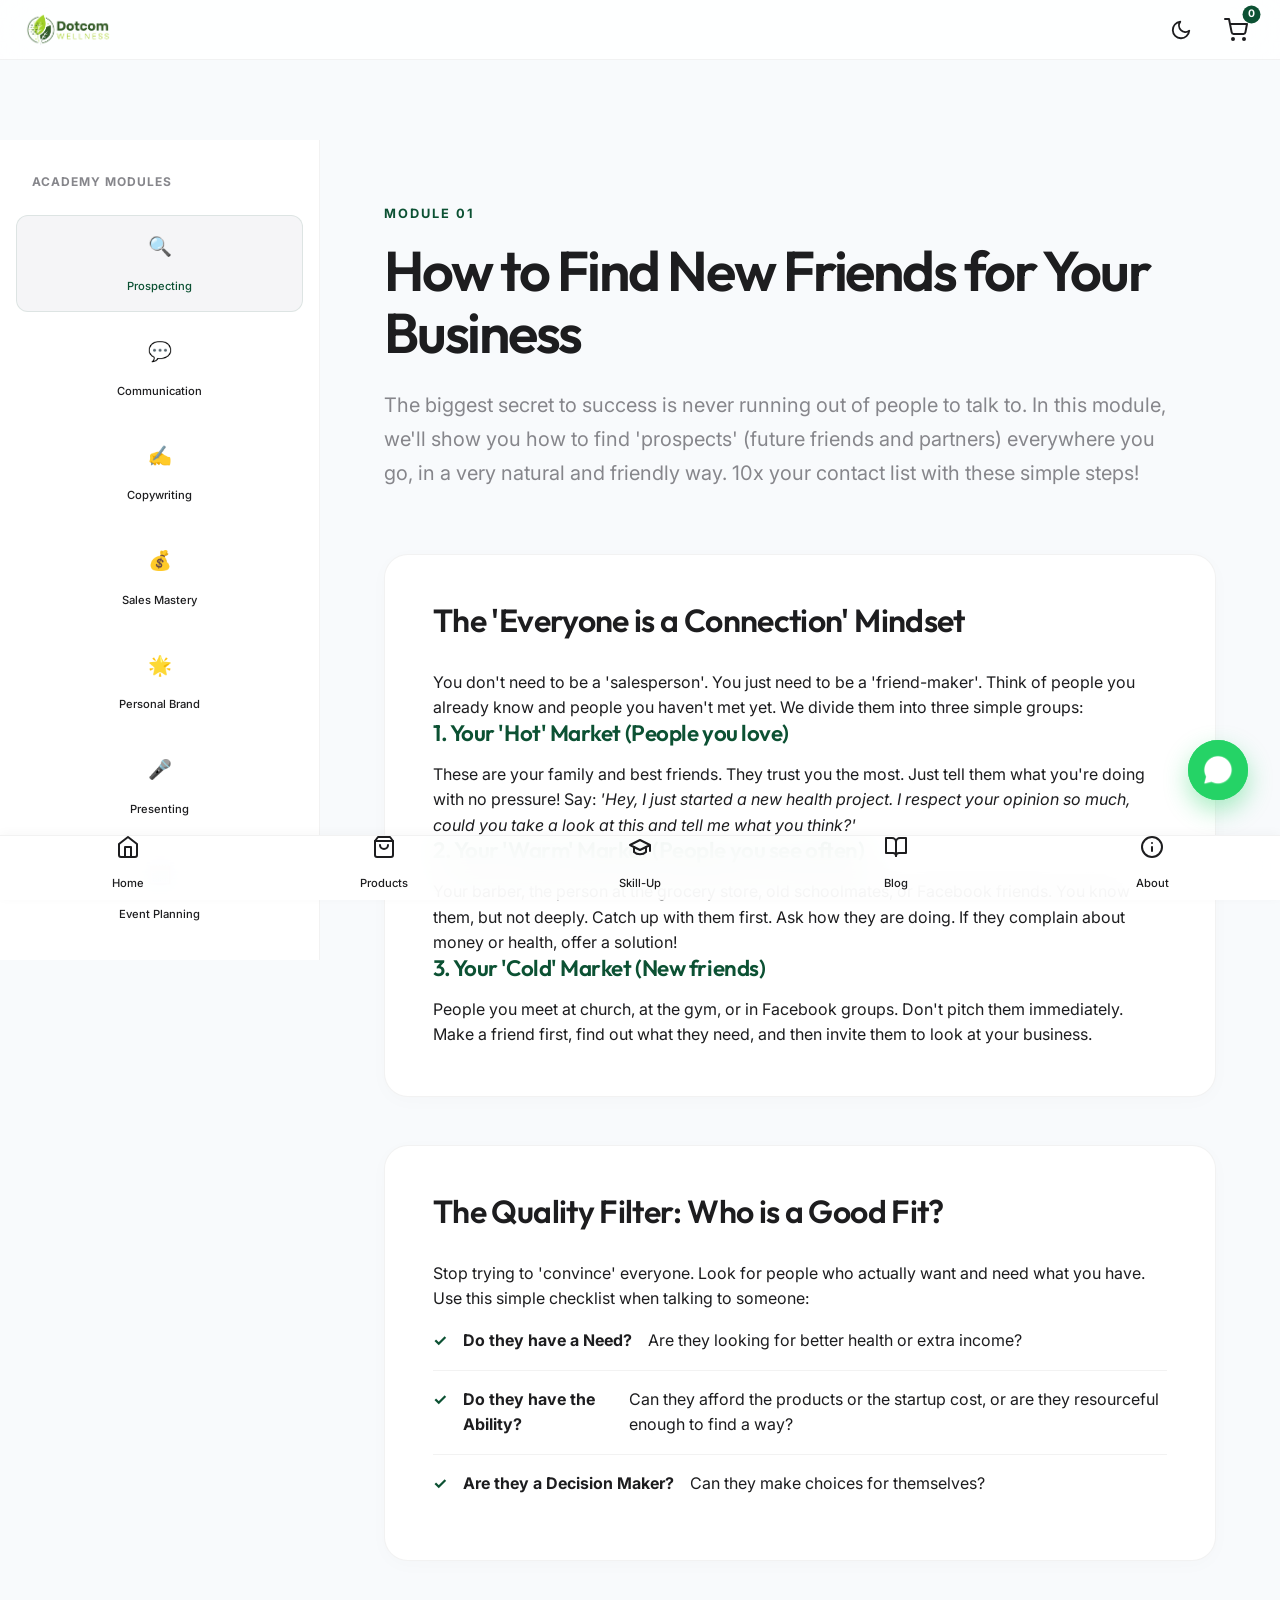
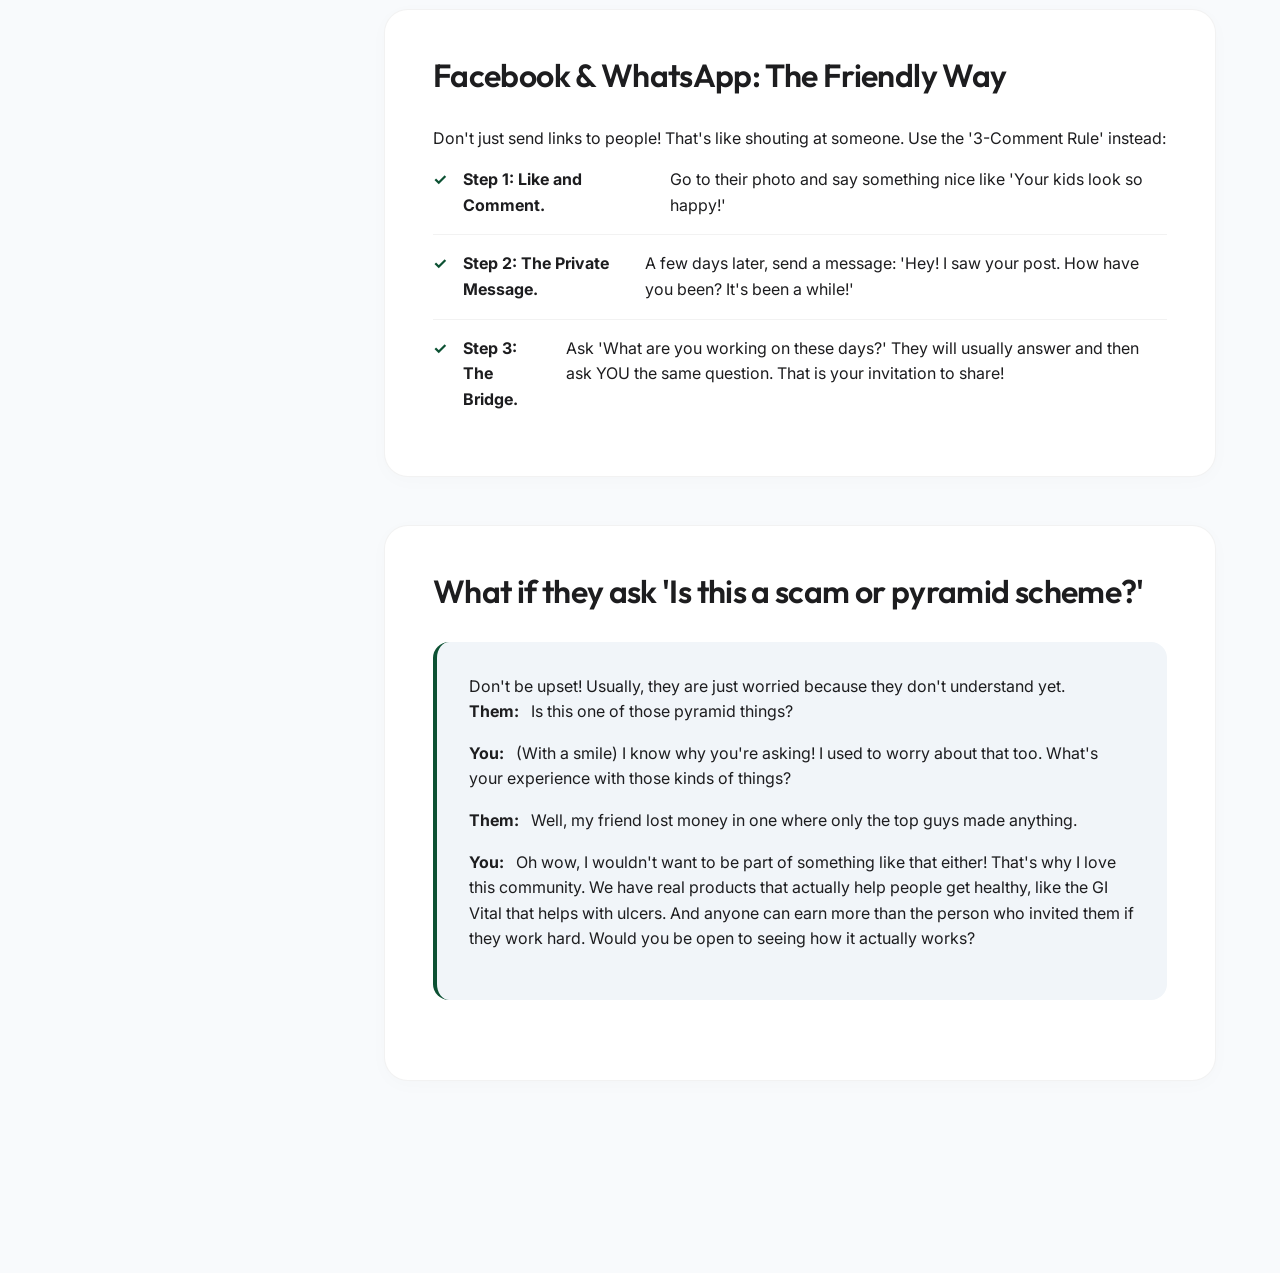
<file: skill-module.html>
<!DOCTYPE html>
<html lang="en">

<head>
    <meta charset="UTF-8">
    <meta name="viewport" content="width=device-width, initial-scale=1.0">
    <title>Skill Module | Academy</title>
    <link rel="stylesheet" href="styles.css">
    <style>
        :root {
            --sidebar-width: 320px;
        }

        body {
            background-color: #f8fafc;
        }

        .module-wrapper {
            display: flex;
            min-height: 100vh;
            padding-top: 80px; /* Offset for navbar */
        }

        /* Sidebar Styles */
        .module-sidebar {
            width: var(--sidebar-width);
            background: #fff;
            border-right: 1px solid var(--border-color);
            position: fixed;
            height: calc(100vh - 80px);
            overflow-y: auto;
            padding: 2rem 1rem;
            z-index: 100;
        }

        .sidebar-title {
            font-size: 0.75rem;
            text-transform: uppercase;
            letter-spacing: 1px;
            color: var(--text-secondary);
            margin-bottom: 1.5rem;
            padding-left: 1rem;
            font-weight: 700;
        }

        .nav-item {
            display: flex;
            align-items: center;
            gap: 1rem;
            padding: 1rem;
            border-radius: 12px;
            color: var(--text-primary);
            text-decoration: none;
            transition: all 0.2s ease;
            margin-bottom: 0.5rem;
            font-weight: 500;
        }

        .nav-item:hover {
            background: var(--bg-secondary);
            color: var(--accent-green);
        }

        .nav-item.active {
            background: var(--bg-secondary);
            color: var(--accent-green);
            box-shadow: inset 0 0 0 1px rgba(12, 81, 51, 0.1);
        }

        .nav-item-icon {
            font-size: 1.2rem;
        }

        /* Content Area Styles */
        .module-main {
            flex: 1;
            margin-left: var(--sidebar-width);
            padding: 4rem;
            max-width: 1200px;
        }

        .module-header {
            margin-bottom: 4rem;
        }

        .module-tag {
            color: var(--accent-green);
            font-weight: 700;
            text-transform: uppercase;
            letter-spacing: 2px;
            font-size: 0.8rem;
            margin-bottom: 1rem;
            display: block;
        }

        .module-main h1 {
            font-size: 3.5rem;
            letter-spacing: -0.04em;
            margin-bottom: 1.5rem;
            line-height: 1.1;
        }

        .module-intro {
            font-size: 1.25rem;
            line-height: 1.7;
            color: var(--text-secondary);
            max-width: 800px;
        }

        .module-section {
            background: #fff;
            border-radius: 24px;
            padding: 3rem;
            margin-bottom: 3rem;
            border: 1px solid var(--border-color);
            box-shadow: 0 4px 20px rgba(0, 0, 0, 0.02);
        }

        .module-section h2 {
            font-size: 2rem;
            margin-bottom: 2rem;
            letter-spacing: -0.02em;
        }

        .module-section h3 {
            font-size: 1.4rem;
            margin-bottom: 1rem;
            color: var(--accent-green);
        }

        .lesson-list {
            list-style: none;
        }

        .lesson-list li {
            padding: 1rem 0;
            border-bottom: 1px solid var(--border-color);
            display: flex;
            align-items: flex-start;
            gap: 1rem;
        }

        .lesson-list li:last-child {
            border-bottom: none;
        }

        .lesson-check {
            color: var(--accent-green);
            font-weight: 700;
        }

        .dialog-box {
            background: #f1f5f9;
            border-radius: 16px;
            padding: 2rem;
            margin: 2rem 0;
            border-left: 4px solid var(--accent-green);
        }

        .dialog-line {
            margin-bottom: 1rem;
        }

        .speaker {
            font-weight: 700;
            color: var(--text-primary);
            margin-right: 0.5rem;
        }

        @media (max-width: 1024px) {
            .module-sidebar {
                display: none;
            }
            .module-main {
                margin-left: 0;
                padding: 2rem;
            }
            .module-main h1 {
                font-size: 2.5rem;
            }
        }
    </style>
</head>

<body>
    <div id="navbar-placeholder"></div>

    <div class="module-wrapper">
        <aside class="module-sidebar">
            <div class="sidebar-title">Academy Modules</div>
            <nav>
                <a href="#prospecting" class="nav-item" data-target="prospecting">
                    <span class="nav-item-icon">🔍</span> Prospecting
                </a>
                <a href="#communication" class="nav-item" data-target="communication">
                    <span class="nav-item-icon">💬</span> Communication
                </a>
                <a href="#copywriting" class="nav-item" data-target="copywriting">
                    <span class="nav-item-icon">✍️</span> Copywriting
                </a>
                <a href="#sales" class="nav-item" data-target="sales">
                    <span class="nav-item-icon">💰</span> Sales Mastery
                </a>
                <a href="#branding" class="nav-item" data-target="branding">
                    <span class="nav-item-icon">🌟</span> Personal Brand
                </a>
                <a href="#presenting" class="nav-item" data-target="presenting">
                    <span class="nav-item-icon">🎤</span> Presenting
                </a>
                <a href="#events" class="nav-item" data-target="events">
                    <span class="nav-item-icon">🗓️</span> Event Planning
                </a>
                <a href="#zoom" class="nav-item" data-target="zoom">
                    <span class="nav-item-icon">💻</span> Zoom Expert
                </a>
            </nav>
        </aside>

        <main class="module-main" id="module-content">
            <!-- Content will be injected here by JS -->
        </main>
    </div>

    <div id="footer-placeholder"></div>

    <script src="components.js"></script>
    <script>
        const moduleData = {"prospecting": {"tag": "Module 01", "title": "How to Find New Friends for Your Business", "intro": "The biggest secret to success is never running out of people to talk to. In this module, we'll show you how to find 'prospects' (future friends and partners) everywhere you go, in a very natural and friendly way. 10x your contact list with these simple steps!", "sections": [{"title": "The 'Everyone is a Connection' Mindset", "content": "<p>You don't need to be a 'salesperson'. You just need to be a 'friend-maker'. Think of people you already know and people you haven't met yet. We divide them into three simple groups:</p><h3>1. Your 'Hot' Market (People you love)</h3><p>These are your family and best friends. They trust you the most. Just tell them what you're doing with no pressure! Say: <em>'Hey, I just started a new health project. I respect your opinion so much, could you take a look at this and tell me what you think?'</em></p><h3>2. Your 'Warm' Market (People you see often)</h3><p>Your barber, the person at the grocery store, old schoolmates, or Facebook friends. You know them, but not deeply. Catch up with them first. Ask how they are doing. If they complain about money or health, offer a solution!</p><h3>3. Your 'Cold' Market (New friends)</h3><p>People you meet at church, at the gym, or in Facebook groups. Don't pitch them immediately. Make a friend first, find out what they need, and then invite them to look at your business.</p>"}, {"title": "The Quality Filter: Who is a Good Fit?", "content": "<p>Stop trying to 'convince' everyone. Look for people who actually want and need what you have. Use this simple checklist when talking to someone:</p><ul class='lesson-list'><li><span class='lesson-check'>\u2713</span> <strong>Do they have a Need?</strong> Are they looking for better health or extra income?</li><li><span class='lesson-check'>\u2713</span> <strong>Do they have the Ability?</strong> Can they afford the products or the startup cost, or are they resourceful enough to find a way?</li><li><span class='lesson-check'>\u2713</span> <strong>Are they a Decision Maker?</strong> Can they make choices for themselves?</li></ul>"}, {"title": "Facebook & WhatsApp: The Friendly Way", "content": "<p>Don't just send links to people! That's like shouting at someone. Use the '3-Comment Rule' instead:</p><ul class='lesson-list'><li><span class='lesson-check'>\u2713</span> <strong>Step 1: Like and Comment.</strong> Go to their photo and say something nice like 'Your kids look so happy!'</li><li><span class='lesson-check'>\u2713</span> <strong>Step 2: The Private Message.</strong> A few days later, send a message: 'Hey! I saw your post. How have you been? It's been a while!'</li><li><span class='lesson-check'>\u2713</span> <strong>Step 3: The Bridge.</strong> Ask 'What are you working on these days?' They will usually answer and then ask YOU the same question. That is your invitation to share!</li></ul>"}, {"title": "What if they ask 'Is this a scam or pyramid scheme?'", "content": "<div class='dialog-box'><p>Don't be upset! Usually, they are just worried because they don't understand yet.</p><div class='dialog-line'><span class='speaker'>Them:</span> Is this one of those pyramid things?</div><div class='dialog-line'><span class='speaker'>You:</span> (With a smile) I know why you're asking! I used to worry about that too. What's your experience with those kinds of things?</div><div class='dialog-line'><span class='speaker'>Them:</span> Well, my friend lost money in one where only the top guys made anything.</div><div class='dialog-line'><span class='speaker'>You:</span> Oh wow, I wouldn't want to be part of something like that either! That's why I love this community. We have real products that actually help people get healthy, like the GI Vital that helps with ulcers. And anyone can earn more than the person who invited them if they work hard. Would you be open to seeing how it actually works?</div></div>"}]}, "communication": {"tag": "Module 02", "title": "How to Talk So People Listen", "intro": "Good communication is 20% what you say and 80% how you listen. This module will show you how to make people feel completely comfortable, understood, and excited to talk to you.", "sections": [{"title": "The 3 Levels of Magic Listening", "content": "<p>Most people just wait for their turn to talk. If you listen better, people will trust you instantly.</p><h3>Level 1: Listening to Yourself</h3><p>This is when you hear them, but you are thinking about what YOU want to say next. Try to avoid this!</p><h3>Level 2: Listening to Them</h3><p>This is when you look them in the eyes and focus 100% on their words. You are in their world.</p><h3>Level 3: Listening to the Unsaid</h3><p>This is mastery. You notice if they sound tired, scared, or excited. You hear the emotion behind the words. When you reply, say: 'You sound a bit stressed about work, is everything okay?'</p>"}, {"title": "Matching Their Energy", "content": "<p>People like people who are like them. If your friend is talking quietly and slowly, don't shout and speak fast! Match their speed and volume. It makes them feel safe and understood.</p>"}, {"title": "The 'Feel-Felt-Found' Secret", "content": "<p>This is the best way to answer ANY worry someone has without arguing.</p><div class='dialog-box'><h3>Example: 'I don't have time.'</h3><div class='dialog-line'><span class='speaker'>You:</span> I completely understand how you <strong>feel</strong>. We are all so busy these days!</div><div class='dialog-line'><span class='speaker'>You:</span> In fact, my friend Sarah <strong>felt</strong> the exact same way. She was working 10 hours a day and taking care of three kids.</div><div class='dialog-line'><span class='speaker'>You:</span> But what she <strong>found</strong> was that by just using 30 minutes on her phone each evening, she was able to build a side income that eventually gave her more free time. If I could show you how she did it in 30 minutes, would you be open to taking a look?</div></div>"}]}, "copywriting": {"tag": "Module 03", "title": "Writing Posts That People Love", "intro": "You don't need to be an expert writer! You just need to share your heart. This module shows you how to write posts on WhatsApp or Facebook that make people stop scrolling and want to ask you questions.", "sections": [{"title": "The 4 Parts of a Great Post", "content": "<p>Every time you post about the business or products, try to follow these 4 simple steps to get maximum comments and likes:</p><h3>1. The Grabber (Headline)</h3><p>Start with something that makes them stop scrolling. A question works best! Example: 'Who else hates waking up feeling tired even after 8 hours of sleep?'</p><h3>2. The Story (The Problem)</h3><p>Tell a short, real story about a struggle. 'My energy was so low, I couldn't even play with my kids after work. I felt like I was running on empty.'</p><h3>3. The Good News (The Solution)</h3><p>Tell them what changed. 'Then my friend introduced me to a natural calcium and zinc supplement. Within a week, I felt like I had my life back!'</p><h3>4. The Invitation (Call to Action)</h3><p>Tell them exactly what to do next. 'If you want to feel this kind of energy again, just drop a YES in the comments or send me a message!'</p>"}, {"title": "Words that Spark Joy vs. Sales Words", "content": "<p>People love to buy, but they hate being 'sold' to. Change your words to sound like a friend recommending a great movie.</p><ul class='lesson-list'><li><span class='lesson-check'>\u2713</span> Instead of <strong>'Buy my product'</strong>, say <strong>'Try this amazing solution'</strong>.</li><li><span class='lesson-check'>\u2713</span> Instead of <strong>'Join my downline'</strong>, say <strong>'Partner with me on this journey'</strong>.</li><li><span class='lesson-check'>\u2713</span> Instead of <strong>'It costs K1000'</strong>, say <strong>'It's a K1000 investment in your health'</strong>.</li></ul>"}]}, "sales": {"tag": "Module 04", "title": "Helping People Say YES to Health", "intro": "Sales is not about 'pushing' people to buy. It's about helping them find a solution to their problems. Think of yourself as a guide offering a helping hand.", "sections": [{"title": "The 5 'Helping Hand' Questions", "content": "<p>Don't just talk about the product. Ask these questions in order to help them realize they need a change:</p><ol class='lesson-list'><li>'What is your biggest health (or financial) goal right now?'</li><li>'How long has this been a challenge for you?'</li><li>'What have you already tried to make it better?'</li><li>'How is this problem affecting your daily life and family?'</li><li>'If I could show you a proven way to fix this, would you be ready to try it today?'</li></ol>"}, {"title": "Understanding the 4 Types of People", "content": "<p>Everyone makes decisions differently. Speak their language!</p><h3>1. The Fast Decider</h3><p>They want quick results. Keep it short. Focus on the bottom line and how much they can earn or how fast they can heal.</p><h3>2. The Fun Lover</h3><p>They love parties and friends. Talk about the team trips, the fun events, and the amazing community they will join.</p><h3>3. The Safe Player</h3><p>They need to feel secure. Share stories of others who succeeded. Assure them you will hold their hand every step of the way.</p><h3>4. The Detail Seeker</h3><p>They want facts. Send them the product ingredients, the compensation plan PDFs, and let them read it.</p>"}, {"title": "Handling the 'Let me think about it' Talk", "content": "<div class='dialog-box'><p>When someone says they need to think about it, they usually have a hidden worry. Be gentle but ask about it.</p><div class='dialog-line'><span class='speaker'>Them:</span> This looks great, but let me think about it.</div><div class='dialog-line'><span class='speaker'>You:</span> I totally understand! It's an important decision. Usually when my friends say they need to think about it, they are either not interested at all, or they are worried about the money or time. Which one is it for you, honestly?</div><div class='dialog-line'><span class='speaker'>Them:</span> Honestly, things are just tight right now financially.</div><div class='dialog-line'><span class='speaker'>You:</span> Thank you for sharing that. If finances are tight, isn't that the exact reason we should get you started on making an extra income this week? Let's figure out a plan together.</div></div>"}, {"title": "Secret Insight #1: The Power of 'NO'", "content": "<p>Most people are terrified of hearing the word 'No'. But top earners use 'No' to their advantage! When you give a prospect permission to say No, you remove all the sales pressure, and they immediately trust you more.</p><h3>The Pressure-Free Script:</h3><p><em>'Hey John, I wanted to show you this health project because I respect your business mind. If it's not a fit for you, that is 100% completely fine and we are still great friends. But if it is a fit, we could do some great things together. Are you open to looking?'</em></p><p>By telling them it's okay to say no, they relax and actually say YES to looking!</p>"}, {"title": "Secret Insight #2: The 'Puppy Dog' Close", "content": "<p>If you take a puppy home from the pet store 'just for the weekend', are you going to bring it back? Never! The same works for our physical products.</p><p>If someone is unsure, give them a sample. Say: <em>'I want you to try this GI Vital for just 3 days. I'll check on you on Friday. If you love how your stomach feels, we'll get you a full pack.'</em> Once they feel the relief, they will buy.</p>"}, {"title": "Secret Insight #3: The Golden Silence", "content": "<p>The biggest mistake amateurs make is 'talking past the sale'. When you ask the final question, you MUST stop talking. Let them think.</p><div class='dialog-box'><div class='dialog-line'><span class='speaker'>You:</span> 'So based on everything we've talked about, are you ready to start with the Starter Pack or the VIP Pack today?'</div><div class='dialog-line'><span class='speaker'>Action:</span> ZIP YOUR LIPS. Do not say another word. Even if it takes 30 seconds of awkward silence. The first person to speak, loses. Let them process and give you their answer.</div></div>"}]}, "branding": {"tag": "Module 05", "title": "Being the Person Everyone Wants to Know", "intro": "Your 'Brand' is simply your reputation. It's what people think of when they hear your name. We want them to think: 'That person is helpful, inspiring, and successful!' This module is your masterclass on becoming a magnet for new people.", "sections": [{"title": "The 3 Things to Be Known For (Your Pillars)", "content": "<p>If you only post about your business, people will get bored. Pick 3 things you love and talk about them equally. For example:</p><ol class='lesson-list'><li><strong>Healthy Living:</strong> Share your healthy meals, your morning walk, or drinking your tea.</li><li><strong>Helping Others (Business):</strong> Share stories of your team winning or products helping someone.</li><li><strong>Family/Faith/Hobbies:</strong> Show that you are a real person! Share a family photo or an inspiring quote.</li></ol>"}, {"title": "The 7-Day Easy Posting Plan", "content": "<p>Don't know what to post? Follow this schedule for one week:</p><ul class='lesson-list'><li><strong>Monday:</strong> A positive quote to start the week (Motivation).</li><li><strong>Tuesday:</strong> A picture of you using a product (Curiosity).</li><li><strong>Wednesday:</strong> A story about someone else who got healthy (Proof).</li><li><strong>Thursday:</strong> A picture of your family or pet (Connection).</li><li><strong>Friday:</strong> Ask a fun question: 'Coffee or Tea?' (Engagement).</li><li><strong>Saturday:</strong> Share a win you had this week in your business (Success).</li><li><strong>Sunday:</strong> A direct invitation: 'I have 2 spots left to help someone earn extra income this month. Message me!' (Call to Action).</li></ul>"}, {"title": "The Profile Check-Up", "content": "<p>Look at your WhatsApp or Facebook profile right now. Would you buy from you?</p><ul class='lesson-list'><li><span class='lesson-check'>\u2713</span> <strong>Your Photo:</strong> Use a clear, bright photo of your smiling face. No dark sunglasses or blurry pictures!</li><li><span class='lesson-check'>\u2713</span> <strong>Your Info:</strong> Your bio should say how you help people. E.g., 'Helping busy moms find natural energy and financial freedom.'</li><li><span class='lesson-check'>\u2713</span> <strong>Be Positive:</strong> Never complain on social media. People follow happy, positive leaders!</li></ul>"}, {"title": "Strategy 1: 'Document, Don't Create'", "content": "<p>People think they need to be a professional photographer to build a brand. False! People want REAL life, not perfect life.</p><h3>How to Document:</h3><p>Instead of trying to 'create' the perfect post, just 'document' your day. Take a selfie while reading a book. Show your kids playing while you work on your phone. Take a picture of your health shake in the morning. Real life builds massive trust!</p>"}, {"title": "Strategy 2: The 80/20 Trust Rule", "content": "<p>If every single post you make is 'Buy My Product' or 'Join My Team', people will block you. You must earn the right to sell.</p><ul class='lesson-list'><li><span class='lesson-check'>\u2713</span> <strong>80% of your posts:</strong> Should be Value, Fun, and Inspiration. Make people smile, teach them a health tip, or share a positive quote.</li><li><span class='lesson-check'>\u2713</span> <strong>20% of your posts:</strong> Should be Business. This is when you say 'I'm looking for 3 people to mentor this month.' Because they love your 80%, they will listen to your 20%!</li></ul>"}, {"title": "Strategy 3: Borrowing Authority (The VIP Trick)", "content": "<p>If you are brand new, you might think: 'Why would anyone listen to me? I haven't made money yet!' That is when you <strong>borrow authority</strong>.</p><p>Take a picture with your upline leader or a successful team member. Post it and say: <em>'So blessed to be mentored by this amazing leader who is changing lives all over Zambia!'</em> Your friends will see you hanging out with successful people, and they will automatically see YOU as more successful too.</p>"}, {"title": "Strategy 4: The 'Omnipresence' Web", "content": "<p>You want people to feel like you are everywhere. But you don't have time to be on your phone all day! Here is the secret to reaching 10x more people with 1 piece of work:</p><ul class='lesson-list'><li><span class='lesson-check'>\u2713</span> Record <strong>one</strong> short 30-second video sharing a health tip or a positive thought.</li><li><span class='lesson-check'>\u2713</span> Post it to your WhatsApp Status.</li><li><span class='lesson-check'>\u2713</span> Post that same video to Facebook Reels.</li><li><span class='lesson-check'>\u2713</span> Post that same video to TikTok.</li></ul><p>You did the work ONCE, but you reached three completely different groups of people. That is how you build a massive brand fast.</p>"}]}, "presenting": {"tag": "Module 06", "title": "Speaking From the Heart to a Group", "intro": "You don't need to be a 'professional speaker'. You just need to share your story with more than one person at a time. This module teaches you how to be confident in front of a crowd.", "sections": [{"title": "The 4 Questions Every Talk Must Answer", "content": "<p>When you stand up to speak, the audience has 4 questions in their head. Answer them in order:</p><h3>1. WHY should I listen?</h3><p>Tell them the benefit. 'Today, we are going to show you how to protect your family's health naturally.'</p><h3>2. WHAT is this?</h3><p>Explain the company and the amazing products simply.</p><h3>3. HOW does it work?</h3><p>Explain how they use the products or how they make money.</p><h3>4. WHAT IF I join?</h3><p>Paint a picture of a better future. 'Imagine waking up with no pain and no financial stress.'</p>"}, {"title": "How to Beat the Nerves", "content": "<p>It's completely normal to feel butterflies in your stomach! It just means you care about doing a good job.</p><ul class='lesson-list'><li><span class='lesson-check'>\u2713</span> <strong>Breathe:</strong> Before you start, take three deep, slow breaths.</li><li><span class='lesson-check'>\u2713</span> <strong>Change your focus:</strong> If you are nervous, you are thinking about yourself ('Will I look silly?'). Instead, think about the audience: 'I have a gift that will help these people feel better.' When you focus on helping, the fear goes away!</li><li><span class='lesson-check'>\u2713</span> <strong>Smile:</strong> Smiling relaxes your body and makes the audience like you instantly.</li></ul>"}]}, "events": {"tag": "Module 07", "title": "How to Host a Great Party or Meeting", "intro": "Meetings are where the magic happens and teams explode with growth. Whether it's at your home, an office, or a big hotel, we will show you exactly how to plan it perfectly from start to finish.", "sections": [{"title": "The 4 Types of Winning Events", "content": "<h3>1. Online Events (Zoom / Facebook Live)</h3><p>Perfect for reaching people far away. Easy to set up, zero cost. Great for quick weekly team trainings or guest presentations.</p><h3>2. Home Tea Parties</h3><p>The best way for beginners! Invite 5-10 friends to your living room. Make tea, serve some snacks, let them taste the products, and watch a short video together. It's relaxed and fun.</p><h3>3. Office One-on-Ones</h3><p>Very professional. You meet one person (or a couple) at a quiet office or coffee shop. Best for serious business builders who want to see the numbers in detail.</p><h3>4. Hotel Booking Events</h3><p>Big energy! You rent a hotel room, set up a projector, play upbeat music, and have multiple speakers. This shows guests the 'Bigger Picture' and proves the company is successful.</p>"}, {"title": "Phase 1: The Pre-Event Checklist (Before it starts)", "content": "<p>Preparation is everything!</p><ul class='lesson-list'><li><span class='lesson-check'>\u2713</span> <strong>Invite 3x the people:</strong> If you want 10 people to come, you must invite 30. Life happens and people get busy!</li><li><span class='lesson-check'>\u2713</span> <strong>The 24-Hour Reminder:</strong> Call or text everyone the day before: 'Hey! Just confirming our tea party tomorrow at 2 PM. I have a special gift waiting for you!'</li><li><span class='lesson-check'>\u2713</span> <strong>Setup the space:</strong> Make it clean and bright. Have the products displayed beautifully on a table so people can see and touch them.</li></ul>"}, {"title": "Phase 2: The In-Event Checklist (During the fun)", "content": "<p>Keep the energy high and the smiles wide!</p><ul class='lesson-list'><li><span class='lesson-check'>\u2713</span> <strong>Greet at the door:</strong> Welcome everyone with a big smile and a handshake or hug.</li><li><span class='lesson-check'>\u2713</span> <strong>Start on time:</strong> Respect the people who came early.</li><li><span class='lesson-check'>\u2713</span> <strong>Keep stories short:</strong> When sharing product results, keep it to 2 minutes per person. 'Before this, I felt X. I took the product. Now I feel Y.'</li><li><span class='lesson-check'>\u2713</span> <strong>Have forms ready:</strong> Have registration forms and pens on the table so it's easy for them to sign up right there.</li></ul>"}, {"title": "Phase 3: The Post-Event Checklist (After they leave)", "content": "<div class='dialog-box'><h3>The 24-Hour Follow-Up Rule:</h3><p>Most people will not buy at the event. They will buy the next day! You MUST call them within 24 hours.</p><div class='dialog-line'><span class='speaker'>You:</span> 'Hey [Name], thank you so much for coming yesterday! I had a great time with you.'</div><div class='dialog-line'><span class='speaker'>You:</span> 'Tell me, what did you like best about what you saw\u2014the health benefits of the products, or the idea of making extra income?'</div><p>(Whatever they say, agree with them, and then help them take the next step to register!)</p></div>"}]}, "zoom": {"tag": "Module 08", "title": "How to Look and Sound Great on Video", "intro": "Zoom allows you to talk to people all over the world without leaving your house. This module shows you how to look like a total professional from your phone or laptop.", "sections": [{"title": "The 3 Golden Rules of Video", "content": "<h3>1. Find the Light (Face the Window)</h3><p>The biggest mistake is sitting with a bright window BEHIND you. You will look like a dark shadow! Always sit so you are FACING the window or your ring light. Let the light shine on your smile.</p><h3>2. Clean Your Camera Lens</h3><p>Your phone gets dirty in your pocket. Before every video call, wipe the camera lens with a soft cloth. It makes the video 100x clearer!</p><h3>3. Eye-Level is Best</h3><p>Don't put your phone on the table pointing up at your chin. Put it on a stack of books so the camera is right at your eye level. It looks much more natural and friendly.</p>"}, {"title": "Keeping People Awake on Zoom", "content": "<p>It's easy for people to get distracted when watching a screen. Here is how to keep them listening:</p><ul class='lesson-list'><li><span class='lesson-check'>\u2713</span> <strong>Look at the camera dot:</strong> When you talk, look directly at the little camera hole, not at the pictures of people on the screen. It makes them feel like you are looking right into their eyes.</li><li><span class='lesson-check'>\u2713</span> <strong>Ask them to type:</strong> Every 5 minutes, ask a question. 'If you are excited about this, type a 1 in the chat box!' This forces them to pay attention and interact.</li></ul>"}]}};

        function loadModule() {
            const hash = window.location.hash.substring(1) || "prospecting";
            const data = moduleData[hash];
            const contentArea = document.getElementById('module-content');

            if (!data) return;

            // Update sidebar active state
            document.querySelectorAll('.nav-item').forEach(item => {
                if (item.getAttribute('data-target') === hash) {
                    item.classList.add('active');
                } else {
                    item.classList.remove('active');
                }
            });

            let sectionsHtml = "";
            data.sections.forEach(sec => {
                sectionsHtml += `
                    <section class="module-section">
                        <h2>${sec.title}</h2>
                        <div class="module-section-content">
                            ${sec.content}
                        </div>
                    </section>
                `;
            });

            contentArea.innerHTML = `
                <div class="module-header">
                    <span class="module-tag">${data.tag}</span>
                    <h1>${data.title}</h1>
                    <p class="module-intro">${data.intro}</p>
                </div>
                ${sectionsHtml}
            `;
            
            window.scrollTo(0, 0);
        }

        window.addEventListener('hashchange', loadModule);
        document.addEventListener('DOMContentLoaded', loadModule);
    </script>
</body>

</html>
</file>
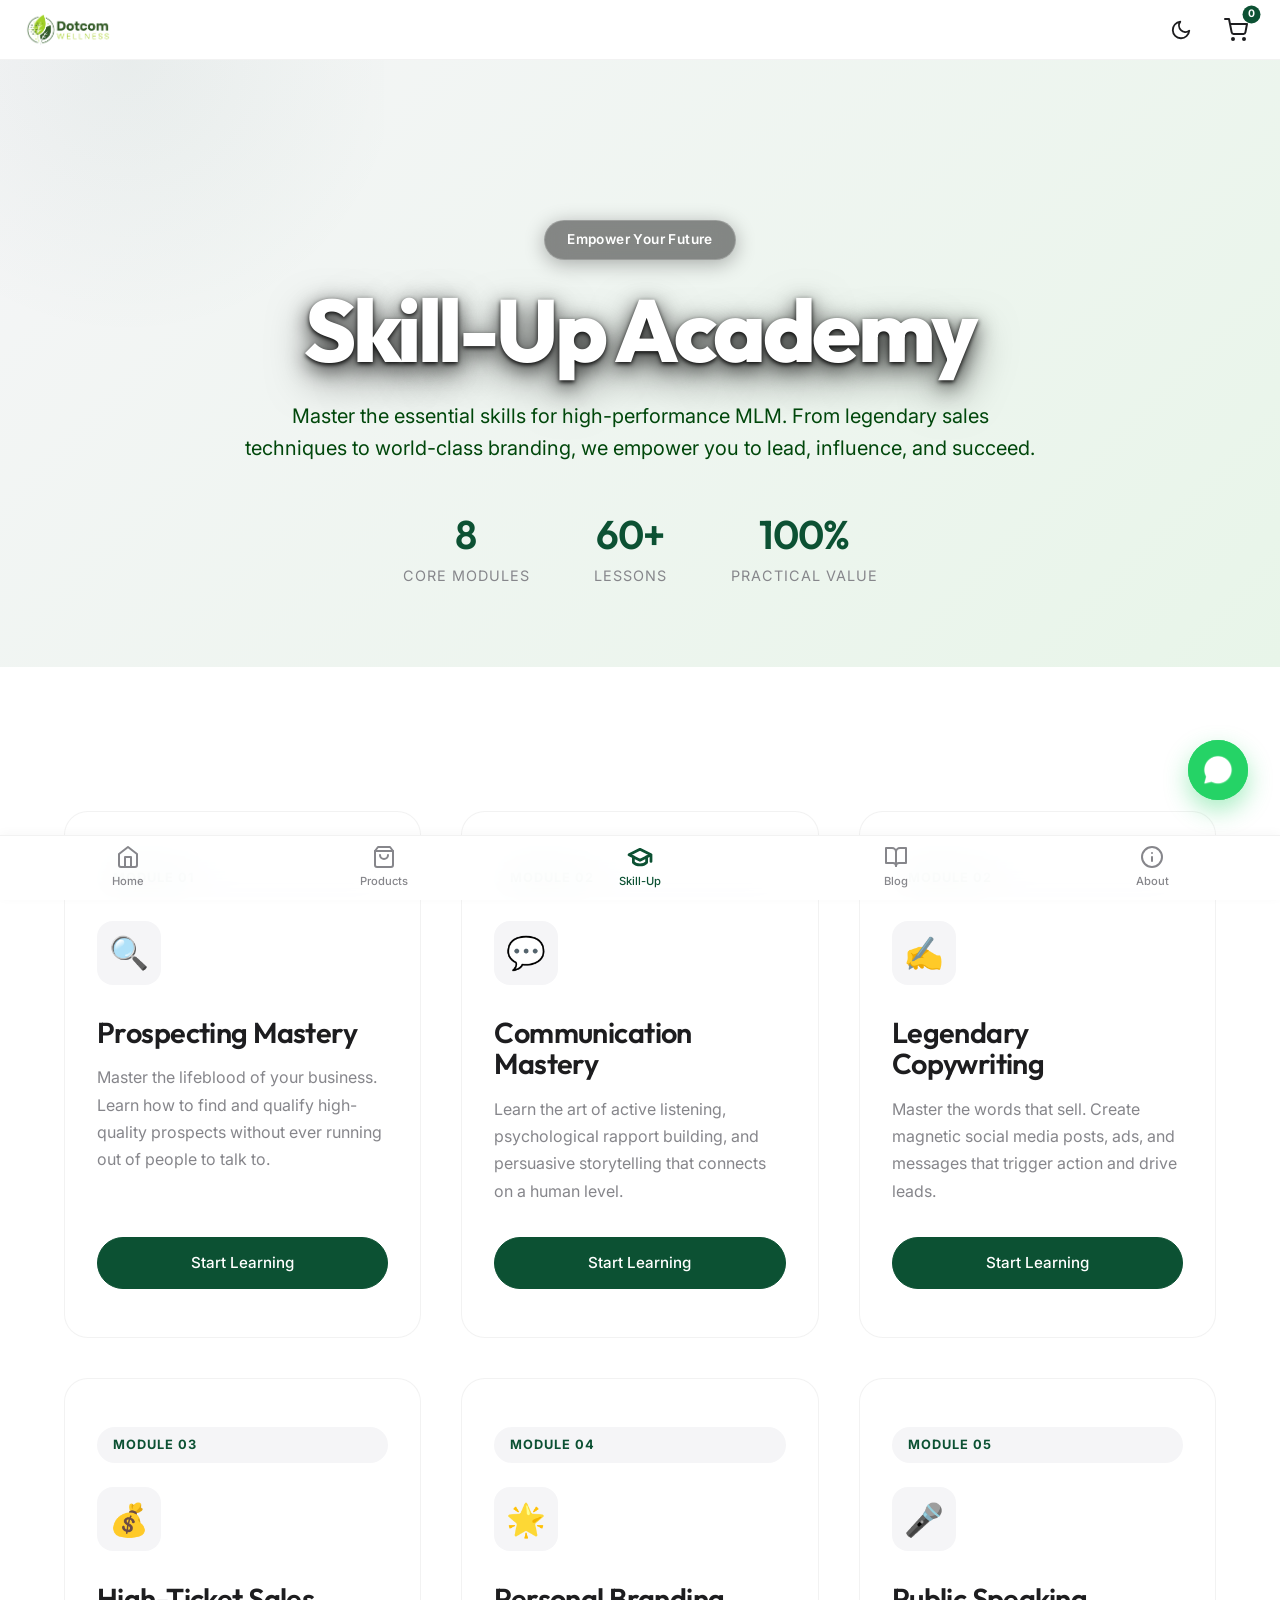
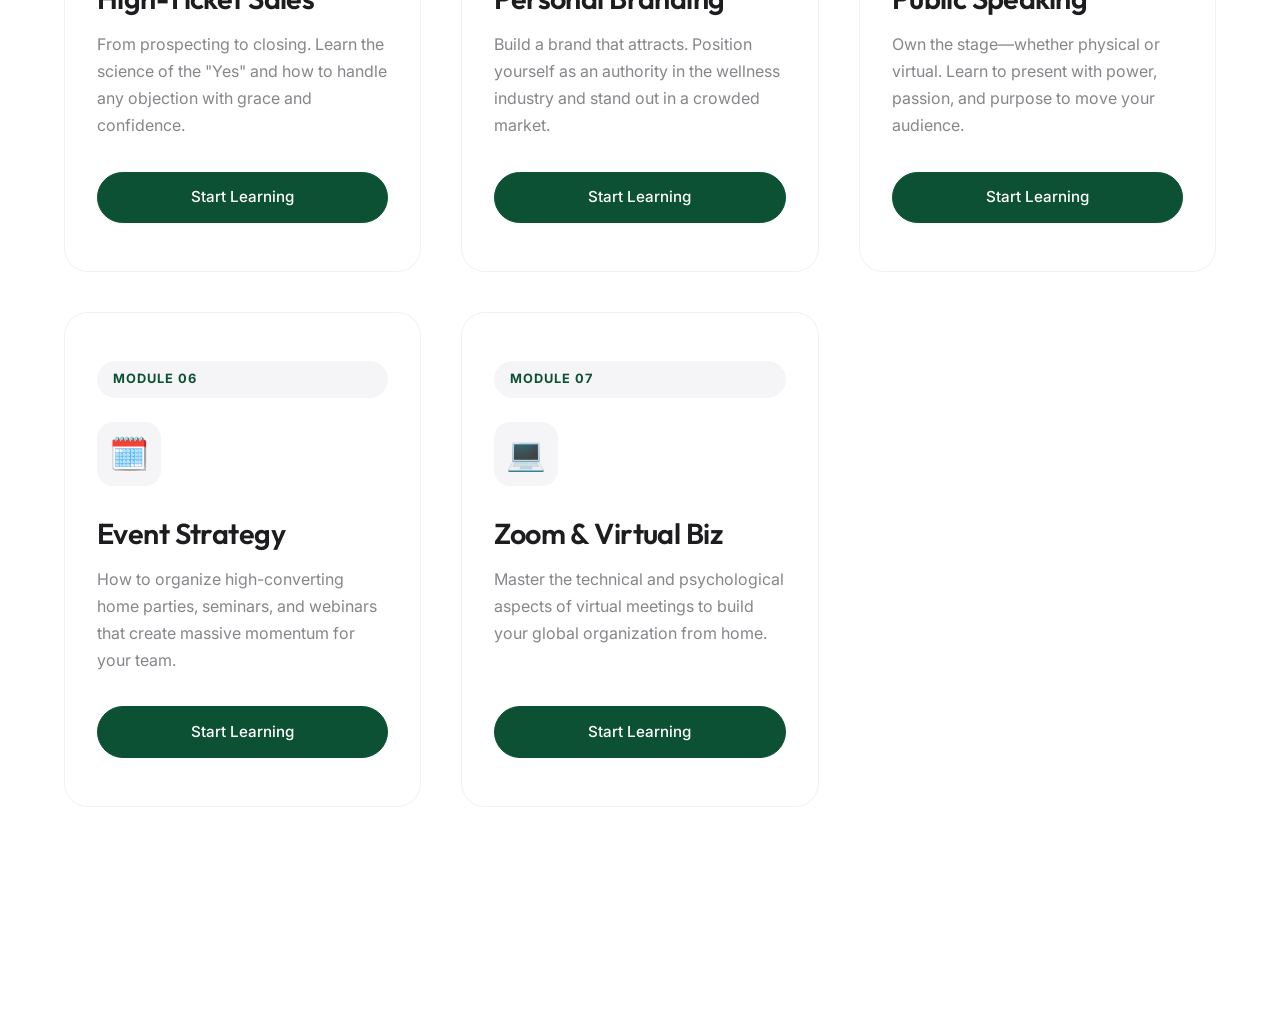
<file: skill-up.html>
<!DOCTYPE html>
<html lang="en">

<head>
    <meta charset="UTF-8">
    <meta name="viewport" content="width=device-width, initial-scale=1.0">
    <title>Skill-Up Academy | Livingstone Norland Champions</title>
    <meta name="description"
        content="Master the art of MLM with our comprehensive Skill-Up Academy. Learn Sales, Branding, and more.">
    <link rel="stylesheet" href="styles.css">
    <style>
        .skill-hero {
            padding: 160px 0 80px;
            text-align: center;
            background: linear-gradient(135deg, var(--bg-secondary) 0%, #e8f5e9 100%);
            position: relative;
            overflow: hidden;
        }

        .heroto-subtitle {
            font-size: 1.25rem;
            color: rgb(0, 71, 11);
            margin-bottom: 2.5rem;
            max-width: 600px;
            margin-left: auto;
            margin-right: auto;
        }

        .skill-hero::before {
            content: '';
            position: absolute;
            top: -50%;
            left: -10%;
            width: 40%;
            height: 100%;
            background: radial-gradient(circle, rgba(12, 81, 51, 0.05) 0%, transparent 70%);
            z-index: 0;
        }

        .skill-grid {
            display: grid;
            grid-template-columns: repeat(auto-fill, minmax(350px, 1fr));
            gap: 2.5rem;
            padding: 4rem 0;
        }

        .skill-card {
            background: #fff;
            border-radius: 24px;
            padding: 3rem 2rem;
            text-align: left;
            transition: all 0.4s cubic-bezier(0.165, 0.84, 0.44, 1);
            border: 1px solid var(--border-color);
            position: relative;
            display: flex;
            flex-direction: column;
            height: 100%;
        }

        .skill-card:hover {
            transform: translateY(-10px);
            box-shadow: 0 30px 60px rgba(0, 0, 0, 0.1);
            border-color: var(--accent-green);
        }

        .skill-icon {
            width: 64px;
            height: 64px;
            background: var(--bg-secondary);
            border-radius: 16px;
            display: flex;
            align-items: center;
            justify-content: center;
            font-size: 2rem;
            margin-bottom: 2rem;
            color: var(--accent-green);
        }

        .skill-card h3 {
            font-size: 1.8rem;
            margin-bottom: 1rem;
            letter-spacing: -0.02em;
        }

        .skill-card p {
            color: var(--text-secondary);
            line-height: 1.7;
            margin-bottom: 2rem;
            flex-grow: 1;
        }

        .skill-badge {
            display: inline-block;
            padding: 0.5rem 1rem;
            background: var(--bg-secondary);
            color: var(--accent-green);
            border-radius: 50px;
            font-size: 0.8rem;
            font-weight: 700;
            margin-bottom: 1.5rem;
            text-transform: uppercase;
            letter-spacing: 1px;
        }

        .skill-footer {
            margin-top: auto;
        }

        .academy-stats {
            display: flex;
            justify-content: center;
            gap: 4rem;
            margin-top: 3rem;
        }

        .stat-item h4 {
            font-size: 2.5rem;
            color: var(--accent-green);
            margin-bottom: 0.5rem;
        }

        .stat-item p {
            font-size: 0.9rem;
            color: var(--text-secondary);
            text-transform: uppercase;
            letter-spacing: 1px;
        }

        @media (max-width: 768px) {
            .skill-grid {
                grid-template-columns: 1fr;
            }

            .academy-stats {
                flex-direction: column;
                gap: 2rem;
            }
        }
    </style>
</head>

<body>
    <div id="navbar-placeholder"></div>

    <main>
        <section class="skill-hero">
            <div class="container">
                <span class="hero-badge">Empower Your Future</span>
                <h1 class="hero-title-wow">Skill-Up Academy</h1>
                <p class="heroto-subtitle" style="max-width: 800px; margin-left: auto; margin-right: auto;">
                    Master the essential skills for high-performance MLM. From legendary sales techniques to world-class
                    branding, we empower you to lead, influence, and succeed.
                </p>
                <div class="academy-stats">
                    <div class="stat-item">
                        <h4>8</h4>
                        <p>Core Modules</p>
                    </div>
                    <div class="stat-item">
                        <h4>60+</h4>
                        <p>Lessons</p>
                    </div>
                    <div class="stat-item">
                        <h4>100%</h4>
                        <p>Practical Value</p>
                    </div>
                </div>
            </div>
        </section>

        <section class="container" style="padding: 80px 0;">
            <div class="skill-grid">
                <!-- Module 1: Prospecting (New) -->
                <div class="skill-card">
                    <div class="skill-badge">Module 01</div>
                    <div class="skill-icon">🔍</div>
                    <h3>Prospecting Mastery</h3>
                    <p>Master the lifeblood of your business. Learn how to find and qualify high-quality prospects
                        without ever running out of people to talk to.</p>
                    <div class="skill-footer">
                        <a href="skill-module.html#prospecting" class="btn btn-primary" style="width: 100%;">Start
                            Learning</a>
                    </div>
                </div>

                <!-- Module 2: Communication -->
                <div class="skill-card">
                    <div class="skill-badge">Module 02</div>
                    <div class="skill-icon">💬</div>
                    <h3>Communication Mastery</h3>
                    <p>Learn the art of active listening, psychological rapport building, and persuasive storytelling
                        that connects on a human level.</p>
                    <div class="skill-footer">
                        <a href="skill-module.html#communication" class="btn btn-primary" style="width: 100%;">Start
                            Learning</a>
                    </div>
                </div>

                <!-- Module 2: Copywriting -->
                <div class="skill-card">
                    <div class="skill-badge">Module 02</div>
                    <div class="skill-icon">✍️</div>
                    <h3>Legendary Copywriting</h3>
                    <p>Master the words that sell. Create magnetic social media posts, ads, and messages that trigger
                        action and drive leads.</p>
                    <div class="skill-footer">
                        <a href="skill-module.html#copywriting" class="btn btn-primary" style="width: 100%;">Start
                            Learning</a>
                    </div>
                </div>

                <!-- Module 3: Sales -->
                <div class="skill-card">
                    <div class="skill-badge">Module 03</div>
                    <div class="skill-icon">💰</div>
                    <h3>High-Ticket Sales</h3>
                    <p>From prospecting to closing. Learn the science of the "Yes" and how to handle any objection with
                        grace and confidence.</p>
                    <div class="skill-footer">
                        <a href="skill-module.html#sales" class="btn btn-primary" style="width: 100%;">Start
                            Learning</a>
                    </div>
                </div>

                <!-- Module 4: Branding -->
                <div class="skill-card">
                    <div class="skill-badge">Module 04</div>
                    <div class="skill-icon">🌟</div>
                    <h3>Personal Branding</h3>
                    <p>Build a brand that attracts. Position yourself as an authority in the wellness industry and stand
                        out in a crowded market.</p>
                    <div class="skill-footer">
                        <a href="skill-module.html#branding" class="btn btn-primary" style="width: 100%;">Start
                            Learning</a>
                    </div>
                </div>

                <!-- Module 5: Presenting -->
                <div class="skill-card">
                    <div class="skill-badge">Module 05</div>
                    <div class="skill-icon">🎤</div>
                    <h3>Public Speaking</h3>
                    <p>Own the stage—whether physical or virtual. Learn to present with power, passion, and purpose to
                        move your audience.</p>
                    <div class="skill-footer">
                        <a href="skill-module.html#presenting" class="btn btn-primary" style="width: 100%;">Start
                            Learning</a>
                    </div>
                </div>

                <!-- Module 6: Event Planning -->
                <div class="skill-card">
                    <div class="skill-badge">Module 06</div>
                    <div class="skill-icon">🗓️</div>
                    <h3>Event Strategy</h3>
                    <p>How to organize high-converting home parties, seminars, and webinars that create massive momentum
                        for your team.</p>
                    <div class="skill-footer">
                        <a href="skill-module.html#events" class="btn btn-primary" style="width: 100%;">Start
                            Learning</a>
                    </div>
                </div>

                <!-- Module 7: Using Zoom -->
                <div class="skill-card">
                    <div class="skill-badge">Module 07</div>
                    <div class="skill-icon">💻</div>
                    <h3>Zoom & Virtual Biz</h3>
                    <p>Master the technical and psychological aspects of virtual meetings to build your global
                        organization from home.</p>
                    <div class="skill-footer">
                        <a href="skill-module.html#zoom" class="btn btn-primary" style="width: 100%;">Start Learning</a>
                    </div>
                </div>
            </div>
        </section>
    </main>

    <div id="footer-placeholder"></div>

    <script src="components.js"></script>
</body>

</html>
</file>
<file: styles.css>
/* Google Fonts */
@import url('https://fonts.googleapis.com/css2?family=Outfit:wght@300;400;500;600;700&display=swap');
@import url('https://fonts.googleapis.com/css2?family=Inter:wght@300;400;500;600;700&display=swap');

:root {
  /* Apple-like Monochrome + Premium Green Palette */
  --bg-primary: #FFFFFF;
  --bg-secondary: #F5F5F7;
  --bg-dark: #000000;

  --text-primary: #1D1D1F;
  --text-secondary: #86868B;
  --text-inverted: #F5F5F7;

  --accent-green: #0C5133;
  --accent-green-light: #2A8B58;
  --accent-green-dark: #073520;

  --border-color: rgba(0, 0, 0, 0.05);

  --font-heading: 'Outfit', sans-serif;
  --font-body: 'Inter', sans-serif;
}

[data-theme="dark"] {
  --bg-primary: #000000;
  --bg-secondary: #121212;
  --bg-dark: #000000;
  --text-primary: #F5F5F7;
  --text-secondary: #A1A1A6;
  --text-inverted: #1D1D1F;
  --border-color: rgba(255, 255, 255, 0.1);
}

[data-theme="dark"] .app-header,
[data-theme="dark"] .app-bottom-nav {
  background: rgba(18, 18, 18, 0.85);
}

[data-theme="dark"] .product-card {
  background-color: var(--bg-secondary);
}

[data-theme="dark"] .product-card:hover {
  background-color: #1a1a1a;
  box-shadow: 0 20px 40px rgba(0, 0, 0, 0.3);
}

* {
  box-sizing: border-box;
  margin: 0;
  padding: 0;
  -webkit-font-smoothing: antialiased;
}

body {
  font-family: var(--font-body);
  background-color: var(--bg-primary);
  color: var(--text-primary);
  line-height: 1.6;
  overflow-x: hidden;
  padding-top: 60px; /* Space for app-header */
  padding-bottom: 80px; /* Space for app-bottom-nav */
}

a {
  text-decoration: none;
  color: inherit;
  transition: all 0.3s ease;
}

ul {
  list-style: none;
}

h1,
h2,
h3,
h4,
h5,
h6 {
  font-family: var(--font-heading);
  font-weight: 600;
  line-height: 1.1;
  letter-spacing: -0.02em;
}

/* App Header */
.app-header {
  position: fixed;
  top: 0;
  left: 0;
  width: 100%;
  height: 60px;
  background: rgba(255, 255, 255, 0.85);
  backdrop-filter: saturate(180%) blur(20px);
  -webkit-backdrop-filter: saturate(180%) blur(20px);
  border-bottom: 1px solid var(--border-color);
  z-index: 1000;
  display: flex;
  justify-content: space-between;
  align-items: center;
  padding: 0 1.5rem;
}

.app-brand {
  display: flex;
  align-items: center;
}

.app-logo {
  max-height: 35px;
  width: auto;
}

.app-header-actions {
  display: flex;
  align-items: center;
  gap: 1rem;
}

.header-action-btn {
  position: relative;
  color: var(--text-primary);
  display: flex;
  align-items: center;
  justify-content: center;
  padding: 0.5rem;
}

.header-cart-badge {
  position: absolute;
  top: 0;
  right: 0;
  background-color: var(--accent-green);
  color: white;
  font-size: 0.65rem;
  font-weight: 700;
  border-radius: 50%;
  width: 18px;
  height: 18px;
  display: flex;
  align-items: center;
  justify-content: center;
  transform: translate(25%, -25%);
}

/* Premium Buttons */
.btn {
  display: inline-block;
  padding: 0.8rem 2rem;
  border-radius: 30px;
  font-family: var(--font-body);
  font-weight: 500;
  font-size: 0.95rem;
  cursor: pointer;
  transition: all 0.4s cubic-bezier(0.25, 1, 0.5, 1);
  text-align: center;
}

.btn-primary {
  background-color: var(--accent-green);
  color: #fff;
  border: 1px solid var(--accent-green);
}

.btn-primary:hover {
  background-color: var(--accent-green-dark);
  transform: translateY(-2px);
  box-shadow: 0 10px 20px rgba(12, 81, 51, 0.2);
}

.btn-outline {
  background-color: transparent;
  color: var(--text-primary);
  border: 1px solid var(--text-primary);
}

.btn-outline:hover {
  background-color: var(--text-primary);
  color: #fff;
}

/* Hero Section */
.hero {
  padding-top: 150px;
  padding-bottom: 100px;
  background-color: var(--bg-secondary);
  text-align: center;
}

.hero-content {
  max-width: 800px;
  margin: 0 auto;
  padding: 0 20px;
}

.hero h1 {
  font-size: 4rem;
  margin-bottom: 1.5rem;
  color: white;
}


.hero p {
  font-size: 1.25rem;
  color: white;
  margin-bottom: 2.5rem;
  max-width: 600px;
  margin-left: auto;
  margin-right: auto;
}

/* hero-image-wrapper now combined with wow section rules below */

@keyframes fadeUp {
  from {
    opacity: 1;
    transform: translateY(30px);
  }

  to {
    opacity: 1;
    transform: translateY(0);
  }
}

/* Section Common */
.section {
  padding: 100px 0;
}

.container {
  max-width: 1200px;
  width: 90%;
  margin: 0 auto;
}

.section-title {
  text-align: center;
  font-size: 2.5rem;
  margin-bottom: 4rem;
}

/* Product Grid */
.product-grid {
  display: grid;
  grid-template-columns: repeat(auto-fill, minmax(300px, 1fr));
  gap: 2rem;
}

@media (max-width: 768px) {
  .product-grid {
    grid-template-columns: repeat(2, 1fr);
    gap: 0.8rem;
  }
}

.product-card {
  background-color: var(--bg-secondary);
  border-radius: 20px;
  padding: 2.5rem 2rem;
  text-align: center;
  transition: all 0.4s ease;
  position: relative;
  overflow: hidden;
  display: flex;
  flex-direction: column;
}

@media (max-width: 768px) {
  .product-card {
    padding: 1rem 0.5rem;
    border-radius: 12px;
  }

  .product-card h3 {
    font-size: 0.8rem;
    margin-bottom: 0.5rem;
  }

  .product-card p {
    font-size: 0.7rem;
    margin-bottom: 0.5rem;
  }

  .product-price {
    display: block;
    font-size: 0.75rem;
    margin-top: 2px;
  }

  .product-img {
    height: 80px;
    margin-bottom: 0.5rem;
  }

  .product-actions {
    display: flex;
    flex-direction: column;
    gap: 8px;
  }

  .product-actions .btn {
    padding: 0.6rem 1rem;
    font-size: 0.8rem;
    min-height: 38px;
    border-radius: 12px;
    width: 100%;
    display: flex;
    justify-content: center;
    align-items: center;
  }
}

.product-card:hover {
  transform: translateY(-10px);
  background-color: #fff;
  box-shadow: 0 20px 40px rgba(0, 0, 0, 0.05);
}

.product-img {
  width: 100%;
  max-width: 200px;
  height: 200px;
  object-fit: contain;
  margin: 0 auto 1.5rem;
  transition: transform 0.4s ease;
}

.product-card:hover .product-img {
  transform: scale(1.05);
}

.product-card h3 {
  font-size: 1.3rem;
  margin-bottom: 0.5rem;
}

.product-price {
  color: var(--accent-green);
  font-weight: 700;
  font-size: 1.1rem;
  background: rgba(12, 81, 51, 0.1);
  padding: 0.2rem 0.6rem;
  border-radius: 12px;
  margin-left: 0.5rem;
  display: inline-block;
  vertical-align: middle;
}

.product-card p {
  color: var(--text-secondary);
  font-size: 0.95rem;
  margin-bottom: 1.5rem;
  flex-grow: 1;
}

/* App Bottom Navigation */
.app-bottom-nav {
  position: fixed;
  bottom: 0;
  left: 0;
  width: 100%;
  height: 65px;
  background: rgba(255, 255, 255, 0.9);
  backdrop-filter: saturate(180%) blur(20px);
  -webkit-backdrop-filter: saturate(180%) blur(20px);
  border-top: 1px solid var(--border-color);
  z-index: 1000;
  display: flex;
  justify-content: space-around;
  align-items: center;
  padding-bottom: env(safe-area-inset-bottom);
  box-shadow: 0 -2px 10px rgba(0,0,0,0.03);
}

.nav-item {
  display: flex;
  flex-direction: column;
  align-items: center;
  justify-content: center;
  color: var(--text-secondary);
  font-size: 0.7rem;
  font-weight: 500;
  gap: 4px;
  flex: 1;
  text-align: center;
  transition: color 0.2s ease;
}

.nav-item svg {
  transition: transform 0.2s ease, stroke 0.2s ease;
}

.nav-item:hover,
.nav-item.active {
  color: var(--accent-green);
}

.nav-item.active svg {
  transform: scale(1.1);
  stroke-width: 2.5;
}

/* Blog/Content Page specific */
.page-header {
  padding: 150px 0 80px;
  background-color: var(--bg-secondary);
  text-align: center;
}

.page-header h1 {
  font-size: 3.5rem;
  margin-bottom: 1rem;
}

.content-wrapper {
  max-width: 800px;
  margin: 0 auto;
  padding: 60px 0;
}

.content-wrapper h2 {
  margin-top: 2.5rem;
  margin-bottom: 1rem;
  font-size: 2rem;
}

.content-wrapper p {
  margin-bottom: 1.5rem;
  color: var(--text-primary);
  font-size: 1.1rem;
  line-height: 1.8;
}

/* === MOBILE RESPONSIVE === */
@media (max-width: 768px) {

  /* Removed old mobile menu styles as they are replaced by the bottom app bar */

  /* General layout tweaks */
  .hero h1 {
    font-size: 2.5rem;
  }

  /* Removed old footer-grid responsive styles */

  .section-title {
    font-size: 2rem;
  }

  .page-header h1 {
    font-size: 2.5rem;
  }

  .hero-title-wow {
    font-size: 3rem !important;
  }

  .floating-badge {
    display: none;
  }

  /* WhatsApp container lower on mobile */
  .whatsapp-support-container {
    bottom: 1.5rem;
    right: 1.5rem;
  }

  .wa-chat-popup {
    width: 280px;
  }
}

/* --- WOW Hero & Trusted Section Additions --- */

.hero-wow {
  position: relative;
  overflow: hidden;
  padding-top: 15vw;
  padding-bottom: 8vw;
  min-height: 95vh;
  display: flex;
  flex-direction: column;
  justify-content: center;
  align-items: center;
  background: var(--bg-secondary);
}

.glow-orb {
  position: absolute;
  border-radius: 50%;
  filter: blur(80px);
  z-index: 0;
  opacity: 0.4;
  animation: float 8s ease-in-out infinite;
}

.orb-1 {
  width: 400px;
  height: 400px;
  background: var(--accent-green-light);
  top: -100px;
  left: -100px;
}

.orb-2 {
  width: 300px;
  height: 300px;
  background: var(--accent-green);
  bottom: 100px;
  right: -50px;
  animation-delay: 2s;
}

.hero-content {
  position: relative;
  z-index: 1;
}

.hero-badge {
  display: inline-block;
  padding: 0.5rem 1.4rem;
  /* Dark pill so white text always reads on any photo */
  background: rgba(0, 0, 0, 0.45);
  backdrop-filter: blur(12px);
  border: 1px solid rgba(255, 255, 255, 0.2);
  border-radius: 30px;
  font-size: 0.85rem;
  font-weight: 600;
  color: #ffffff;
  letter-spacing: 0.03em;
  margin-bottom: 1.5rem;
  box-shadow: 0 4px 20px rgba(0, 0, 0, 0.3);
}

.hero-title-wow {
  font-size: 5.5rem;
  font-weight: 800;
  line-height: 1.05;
  letter-spacing: -0.04em;
  margin-bottom: 1.5rem;
  color: #ffffff;
  /* Layered shadow: close sharp + far diffuse for maximum legibility */
  text-shadow:
    0 2px 4px rgba(0, 0, 0, 0.9),
    0 6px 20px rgba(0, 0, 0, 0.7),
    0 15px 40px rgba(0, 0, 0, 0.5);
}

.hero-gradient {
  /* Bright white-to-mint gradient — always high-contrast on dark overlay */
  background: linear-gradient(100deg, #ffffff 0%, #6EE7B7 100%);
  -webkit-background-clip: text;
  background-clip: text;
  -webkit-text-fill-color: transparent;
  display: inline-block;
  filter:
    drop-shadow(0 2px 4px rgba(0, 0, 0, 0.95)) drop-shadow(0 6px 16px rgba(0, 0, 0, 0.7));
}

.hero-subtitle {
  font-size: 1.35rem;
  color: #ffffff;
  font-weight: 400;
  max-width: 650px;
  margin: 0 auto 1rem auto;
  line-height: 1.7;
  /* Strong shadow so every word reads clearly on any slide */
  text-shadow:
    0 1px 3px rgba(0, 0, 0, 0.95),
    0 4px 14px rgba(0, 0, 0, 0.75),
    0 10px 30px rgba(0, 0, 0, 0.5);
}

.hero-ctas {
  display: flex;
  gap: 1rem;
  justify-content: center;
  margin-top: 2.5rem;
}

.hero-btn-outline {
  padding: 1.1rem 3rem;
  font-size: 1.1rem;
  border-color: rgba(255, 255, 255, 0.3);
  color: #fff;
  background: rgba(0, 0, 0, 0.3);
  backdrop-filter: blur(10px);
}

.hero-btn-outline:hover {
  background: #fff;
  color: var(--text-primary);
  border-color: #fff;
}

@keyframes float {
  0% {
    transform: translateY(0px) scale(1);
  }

  50% {
    transform: translateY(-30px) scale(1.05);
  }

  100% {
    transform: translateY(0px) scale(1);
  }
}

.hero-image-wrapper {
  position: absolute;
  top: 0;
  left: 0;
  width: 100%;
  height: 100%;
  z-index: 0;
  overflow: hidden;
  background: #000;
}

.slider-overlay {
  position: absolute;
  top: 0;
  left: 0;
  width: 100%;
  height: 100%;
  /* Deeper, multi-stop overlay so text always stands out */
  background: linear-gradient(180deg,
      rgba(0, 0, 0, 0.55) 0%,
      rgba(0, 0, 0, 0.75) 40%,
      rgba(0, 0, 0, 0.82) 70%,
      rgba(0, 0, 0, 0.65) 100%);
  z-index: 2;
  pointer-events: none;
}

.slider-container {
  width: 100%;
  height: 100%;
  position: relative;
}

.slide {
  position: absolute;
  top: 0;
  left: 0;
  width: 100%;
  height: 100%;
  object-fit: cover;
  opacity: 0;
  transform: scale(1.05);
  transition: opacity 1.2s cubic-bezier(0.25, 1, 0.5, 1), transform 3s cubic-bezier(0.25, 1, 0.5, 1);
  will-change: opacity, transform;
}

.slide.active {
  opacity: 1;
  transform: scale(1);
}

.floating-badge {
  position: absolute;
  padding: 1rem 1.5rem;
  background: rgba(255, 255, 255, 0.85);
  backdrop-filter: blur(15px);
  border-radius: 16px;
  font-weight: 600;
  box-shadow: 0 15px 35px rgba(0, 0, 0, 0.1);
  color: var(--text-primary);
  border: 1px solid rgba(255, 255, 255, 0.6);
  animation: float 6s ease-in-out infinite;
}

.badge-left {
  top: 20%;
  left: -30px;
  animation-delay: 1s;
}

.badge-right {
  bottom: 25%;
  right: -40px;
  animation-delay: 2.5s;
}

/* Trusted By Section */
.trusted-section {
  padding: 4rem 0 2rem 0;
  background: var(--bg-secondary);
  border-bottom: 1px solid rgba(0, 0, 0, 0.05);
}

.trusted-title {
  text-align: center;
  font-size: 0.85rem;
  font-weight: 600;
  letter-spacing: 2px;
  color: var(--text-secondary);
  margin-bottom: 2rem;
}

.scroller {
  max-width: 1000px;
  margin: 0 auto;
  overflow: hidden;
  -webkit-mask: linear-gradient(90deg, transparent, white 20%, white 80%, transparent);
  mask: linear-gradient(90deg, transparent, white 20%, white 80%, transparent);
}

.scroller__inner {
  display: flex;
  flex-wrap: nowrap;
  gap: 4rem;
  align-items: center;
  width: max-content;
  animation: scroll 30s linear infinite;
}

.scroller__inner img {
  height: 35px;
  object-fit: contain;
  filter: grayscale(100%) opacity(0.5);
  transition: all 0.3s ease;
}

.scroller__inner img:hover,
.trusted-logo:hover,
.scroller__inner img[style]:hover {
  filter: grayscale(0%) opacity(1) !important;
  opacity: 1 !important;
  color: var(--text-primary);
}

.trusted-logo {
  font-size: 1.6rem;
  color: var(--text-secondary);
  font-weight: 600;
  text-transform: uppercase;
  opacity: 0.5;
  transition: all 0.3s ease;
  white-space: nowrap;
  margin: 0;
}

@keyframes scroll {
  to {
    transform: translate(calc(-50% - 2rem));
  }
}

/* --- Product Buttons --- */
.product-actions {
  display: grid;
  grid-template-columns: 1fr 1fr;
  gap: 0.75rem;
  margin-top: auto;
  align-items: center;
}

.btn-sm {
  padding: 0.7rem 1rem;
  font-size: 0.9rem;
  border-radius: 20px;
  text-align: center;
  margin: 0;
  display: flex;
  justify-content: center;
  align-items: center;
}

.action-add {
  grid-column: 1 / 2;
}

.action-order {
  grid-column: 2 / 3;
}

.action-learn {
  grid-column: 1 / -1;
  width: 100%;
}

/* --- Cart & Checkout Overlays --- */
/* Navbar Cart styles */
.nav-cart-link {
  position: relative;
  display: flex;
  align-items: center;
  gap: 0.5rem;
  background: var(--bg-secondary);
  padding: 0.6rem 1.2rem;
  border-radius: 50px;
  transition: all 0.3s ease;
  text-decoration: none;
  color: var(--text-primary);
}

.nav-cart-link:hover {
  background: var(--accent-green);
  color: #fff !important;
}

.nav-cart-badge {
  background: var(--accent-green);
  color: #fff;
  font-size: 0.75rem;
  font-weight: 700;
  min-width: 20px;
  height: 20px;
  border-radius: 10px;
  display: flex;
  align-items: center;
  justify-content: center;
  padding: 0 5px;
}

.nav-cart-link:hover .nav-cart-badge {
  background: #fff;
  color: var(--accent-green);
}

@media (max-width: 768px) {
  .nav-cart-link {
    font-size: 1.2rem;
    padding: 1rem 2rem;
  }
}

/* Checkout Modal */
.checkout-modal {
  position: fixed;
  top: 0;
  left: 0;
  width: 100%;
  height: 100%;
  background: rgba(0, 0, 0, 0.4);
  backdrop-filter: blur(8px);
  z-index: 2000;
  display: flex;
  justify-content: center;
  align-items: center;
  opacity: 0;
  visibility: hidden;
  transition: all 0.4s ease;
}

.checkout-modal.active {
  opacity: 1;
  visibility: visible;
}

.checkout-content {
  background: var(--bg-primary);
  width: 90%;
  max-width: 500px;
  border-radius: 32px;
  padding: 2.5rem;
  box-shadow: 0 40px 100px rgba(0, 0, 0, 0.2);
  transform: translateY(30px);
  transition: transform 0.4s cubic-bezier(0.25, 1, 0.5, 1);
  max-height: 90vh;
  overflow-y: auto;
  position: relative;
}

.checkout-modal.active .checkout-content {
  transform: translateY(0);
}

.close-modal {
  position: absolute;
  top: 1.5rem;
  right: 1.5rem;
  background: var(--bg-secondary);
  border: none;
  width: 36px;
  height: 36px;
  border-radius: 18px;
  cursor: pointer;
  font-size: 1.2rem;
  display: flex;
  justify-content: center;
  align-items: center;
  color: var(--text-secondary);
  transition: all 0.2s ease;
}

.close-modal:hover {
  background: var(--border-color);
  color: var(--text-primary);
}

.checkout-title {
  font-size: 1.8rem;
  margin-bottom: 2rem;
}

.cart-items {
  margin-bottom: 2rem;
  border-bottom: 1px solid var(--border-color);
  padding-bottom: 1rem;
}

.cart-item {
  display: flex;
  justify-content: space-between;
  align-items: center;
  margin-bottom: 1rem;
}

.cart-item-info h4 {
  font-size: 1rem;
  margin-bottom: 0.2rem;
  font-family: var(--font-body);
}

.cart-item-info p {
  font-size: 0.85rem;
  color: var(--text-secondary);
  margin: 0;
}

.quantity-controls {
  display: flex;
  align-items: center;
  gap: 0.5rem;
  background: var(--bg-secondary);
  padding: 0.3rem 0.5rem;
  border-radius: 15px;
}

.qty-btn {
  background: none;
  border: none;
  cursor: pointer;
  font-size: 1.2rem;
  color: var(--text-primary);
  width: 24px;
  height: 24px;
  display: flex;
  justify-content: center;
  align-items: center;
}

.qty-display {
  font-weight: 600;
  font-size: 0.95rem;
  min-width: 20px;
  text-align: center;
}

.checkout-form .form-group {
  margin-bottom: 1.5rem;
}

.checkout-form label {
  display: block;
  font-size: 0.9rem;
  font-weight: 500;
  margin-bottom: 0.5rem;
  color: var(--text-secondary);
}

.checkout-form input,
.checkout-form textarea {
  width: 100%;
  padding: 1rem;
  background: var(--bg-secondary);
  border: 1px solid transparent;
  border-radius: 16px;
  font-family: var(--font-body);
  font-size: 1rem;
  transition: all 0.3s ease;
}

.checkout-form input:focus,
.checkout-form textarea:focus {
  outline: none;
  border-color: var(--accent-green);
  background: #fff;
  box-shadow: 0 0 0 4px rgba(12, 81, 51, 0.1);
}

.empty-cart-msg {
  text-align: center;
  color: var(--text-secondary);
  padding: 2rem 0;
}

/* --- WhatsApp Support Floating Button --- */
.whatsapp-support-container {
  position: fixed;
  bottom: 100px;
  right: 2rem;
  z-index: 1000;
  display: flex;
  flex-direction: column;
  align-items: flex-end;
}

.wa-floating-btn {
  width: 60px;
  height: 60px;
  background-color: #25D366;
  border-radius: 50%;
  display: flex;
  align-items: center;
  justify-content: center;
  box-shadow: 0 10px 25px rgba(37, 211, 102, 0.4);
  cursor: pointer;
  position: relative;
  transition: transform 0.3s cubic-bezier(0.175, 0.885, 0.32, 1.275);
}

.wa-floating-btn:hover {
  transform: scale(1.1);
}

.wa-floating-btn img {
  width: 32px;
  height: 32px;
  object-fit: contain;
  filter: brightness(0) invert(1);
}

/* Waves Animation */
.wa-waves {
  position: absolute;
  top: 0;
  left: 0;
  width: 100%;
  height: 100%;
  background: #25D366;
  border-radius: 50%;
  z-index: -1;
  animation: wa-pulse 2s infinite;
  opacity: 0.6;
}

.wa-waves:nth-child(2) {
  animation-delay: 0.5s;
}

@keyframes wa-pulse {
  0% {
    transform: scale(1);
    opacity: 0.6;
  }

  100% {
    transform: scale(1.8);
    opacity: 0;
  }
}

/* Chat Popup */
.wa-chat-popup {
  position: absolute;
  bottom: 80px;
  right: 0;
  width: 320px;
  background: #fff;
  border-radius: 20px;
  box-shadow: 0 15px 50px rgba(0, 0, 0, 0.15);
  overflow: hidden;
  display: none;
  flex-direction: column;
  transform: translateY(20px);
  opacity: 0;
  transition: all 0.4s cubic-bezier(0.25, 1, 0.5, 1);
  pointer-events: none;
}

.wa-chat-popup.active {
  display: flex;
  transform: translateY(0);
  opacity: 1;
  pointer-events: all;
}

.wa-chat-header {
  background: #075E54;
  color: #fff;
  padding: 1.5rem;
  display: flex;
  align-items: center;
  gap: 1rem;
}

.wa-chat-header img {
  width: 40px;
  height: 40px;
  border-radius: 50%;
  border: 2px solid rgba(255, 255, 255, 0.2);
}

.wa-chat-header-info h4 {
  font-size: 0.95rem;
  margin: 0;
}

.wa-chat-header-info p {
  font-size: 0.75rem;
  margin: 0;
  opacity: 0.8;
}

.wa-chat-body {
  padding: 1.5rem;
  background: #e5ddd5;
  max-height: 200px;
  overflow-y: auto;
}

.wa-chat-bubble {
  background: #fff;
  padding: 0.8rem 1rem;
  border-radius: 0 15px 15px 15px;
  font-size: 0.9rem;
  color: var(--text-primary);
  max-width: 90%;
  box-shadow: 0 2px 5px rgba(0, 0, 0, 0.05);
}

.wa-chat-footer {
  padding: 1rem;
  display: flex;
  gap: 0.5rem;
  background: #fff;
}

.wa-chat-footer input {
  flex: 1;
  border: 1px solid var(--border-color);
  padding: 0.6rem 1rem;
  border-radius: 20px;
  font-size: 0.9rem;
  outline: none;
}

.wa-chat-send {
  background: #25D366;
  color: #fff;
  border: none;
  width: 35px;
  height: 35px;
  border-radius: 50%;
  display: flex;
  align-items: center;
  justify-content: center;
  cursor: pointer;
  font-size: 1rem;
  transition: transform 0.2s ease;
}

.wa-chat-send:hover {
  transform: scale(1.1);
}

@media (max-width: 768px) {
  .whatsapp-support-container {
    bottom: 80px;
    right: 1.5rem;
  }

  .wa-chat-popup {
    width: 280px;
  }
}

@media (max-width: 768px) {
  .hero-wow {
    min-height: 70vh !important;
    padding-top: 100px !important;
    padding-bottom: 60px !important;
  }

  .hero-ctas {
    flex-direction: column;
    gap: 1rem;
    width: 100%;
  }

  .hero-ctas .btn {
    width: 100%;
    padding: 1rem !important;
    font-size: 1rem !important;
  }
}
</file>
